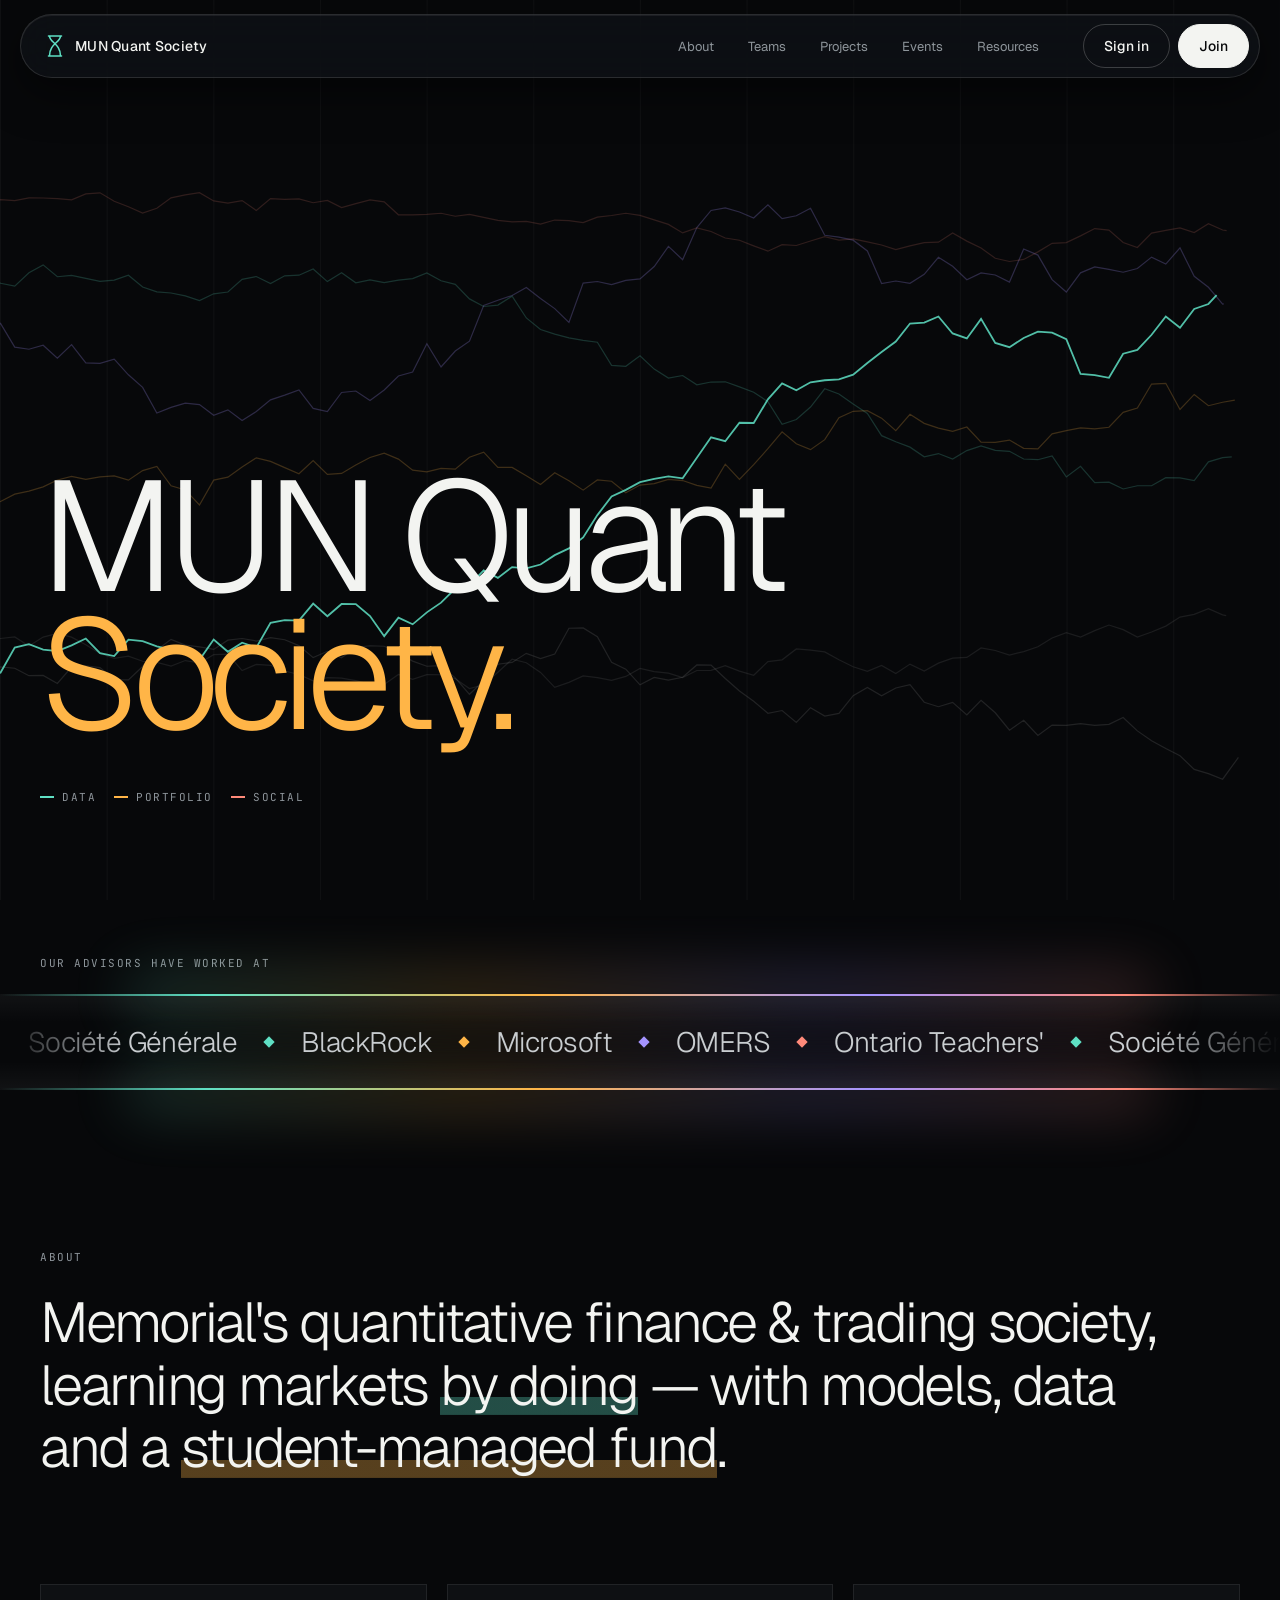
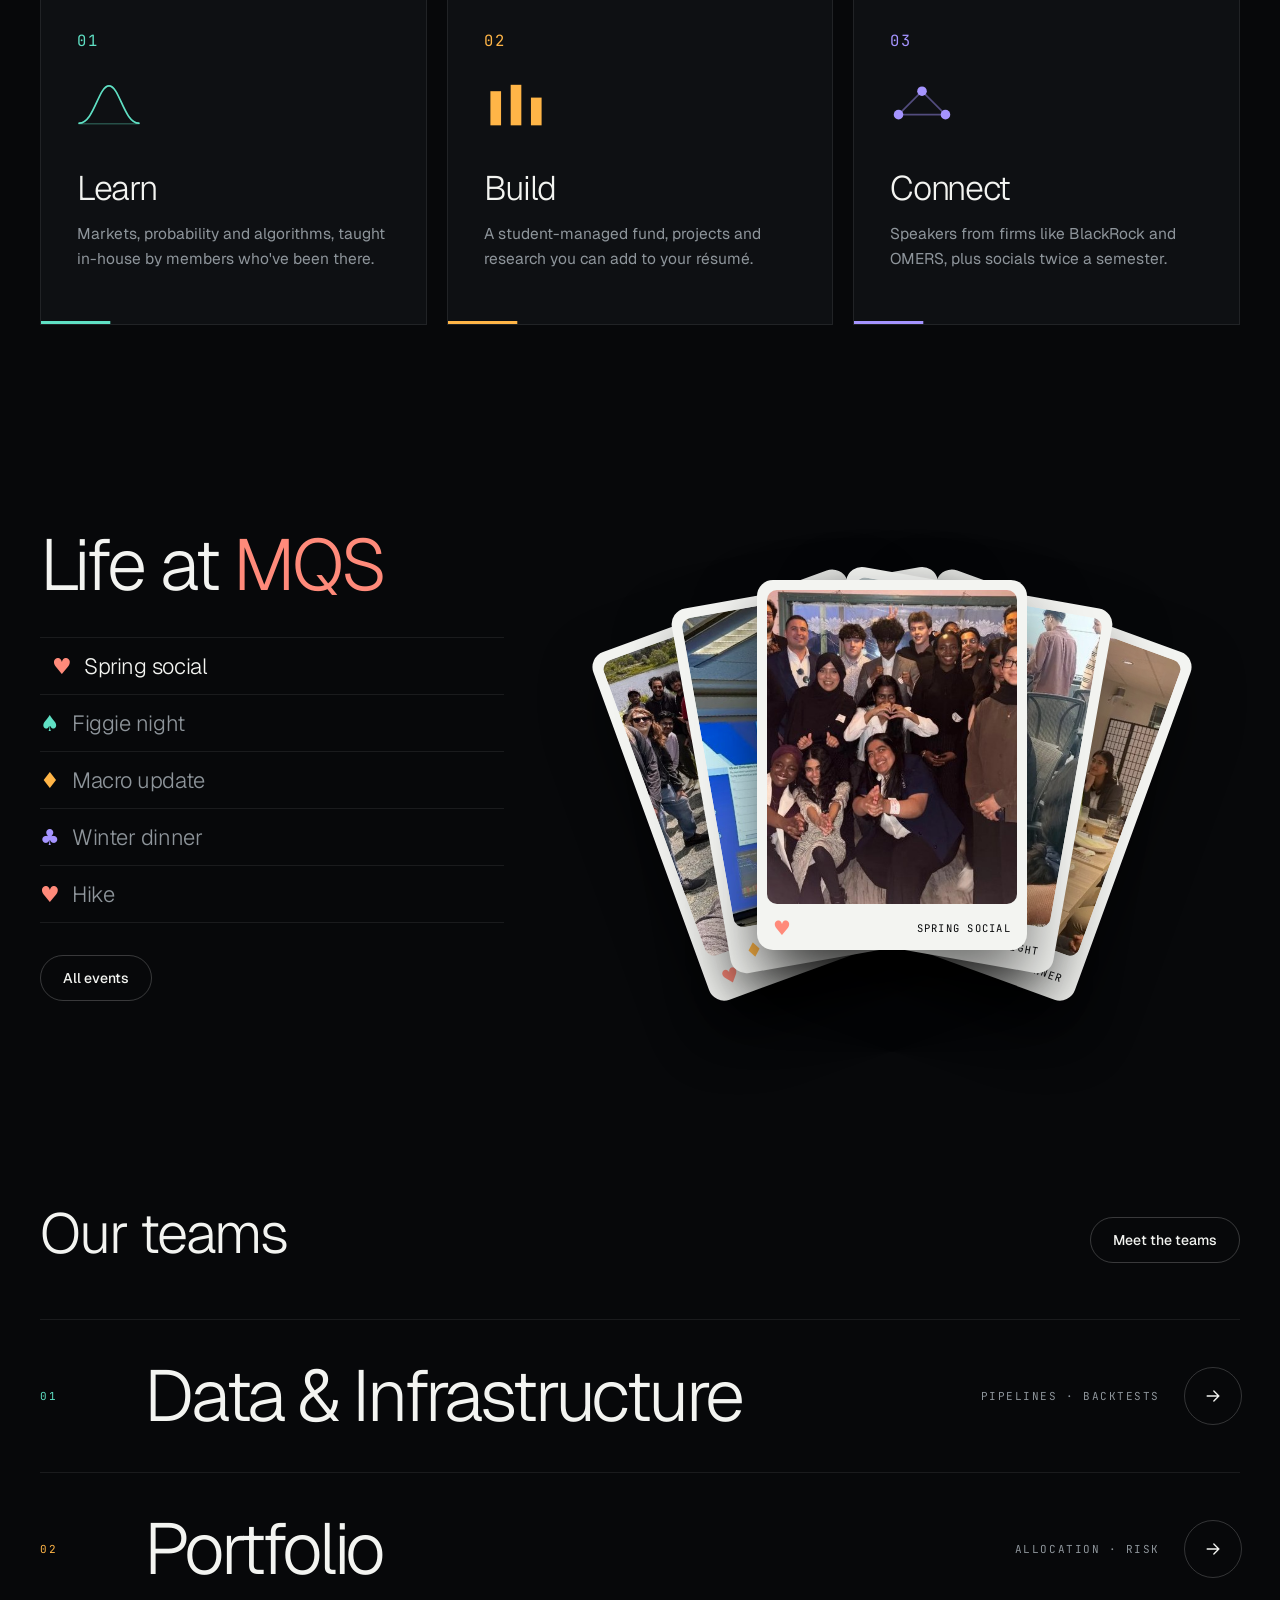
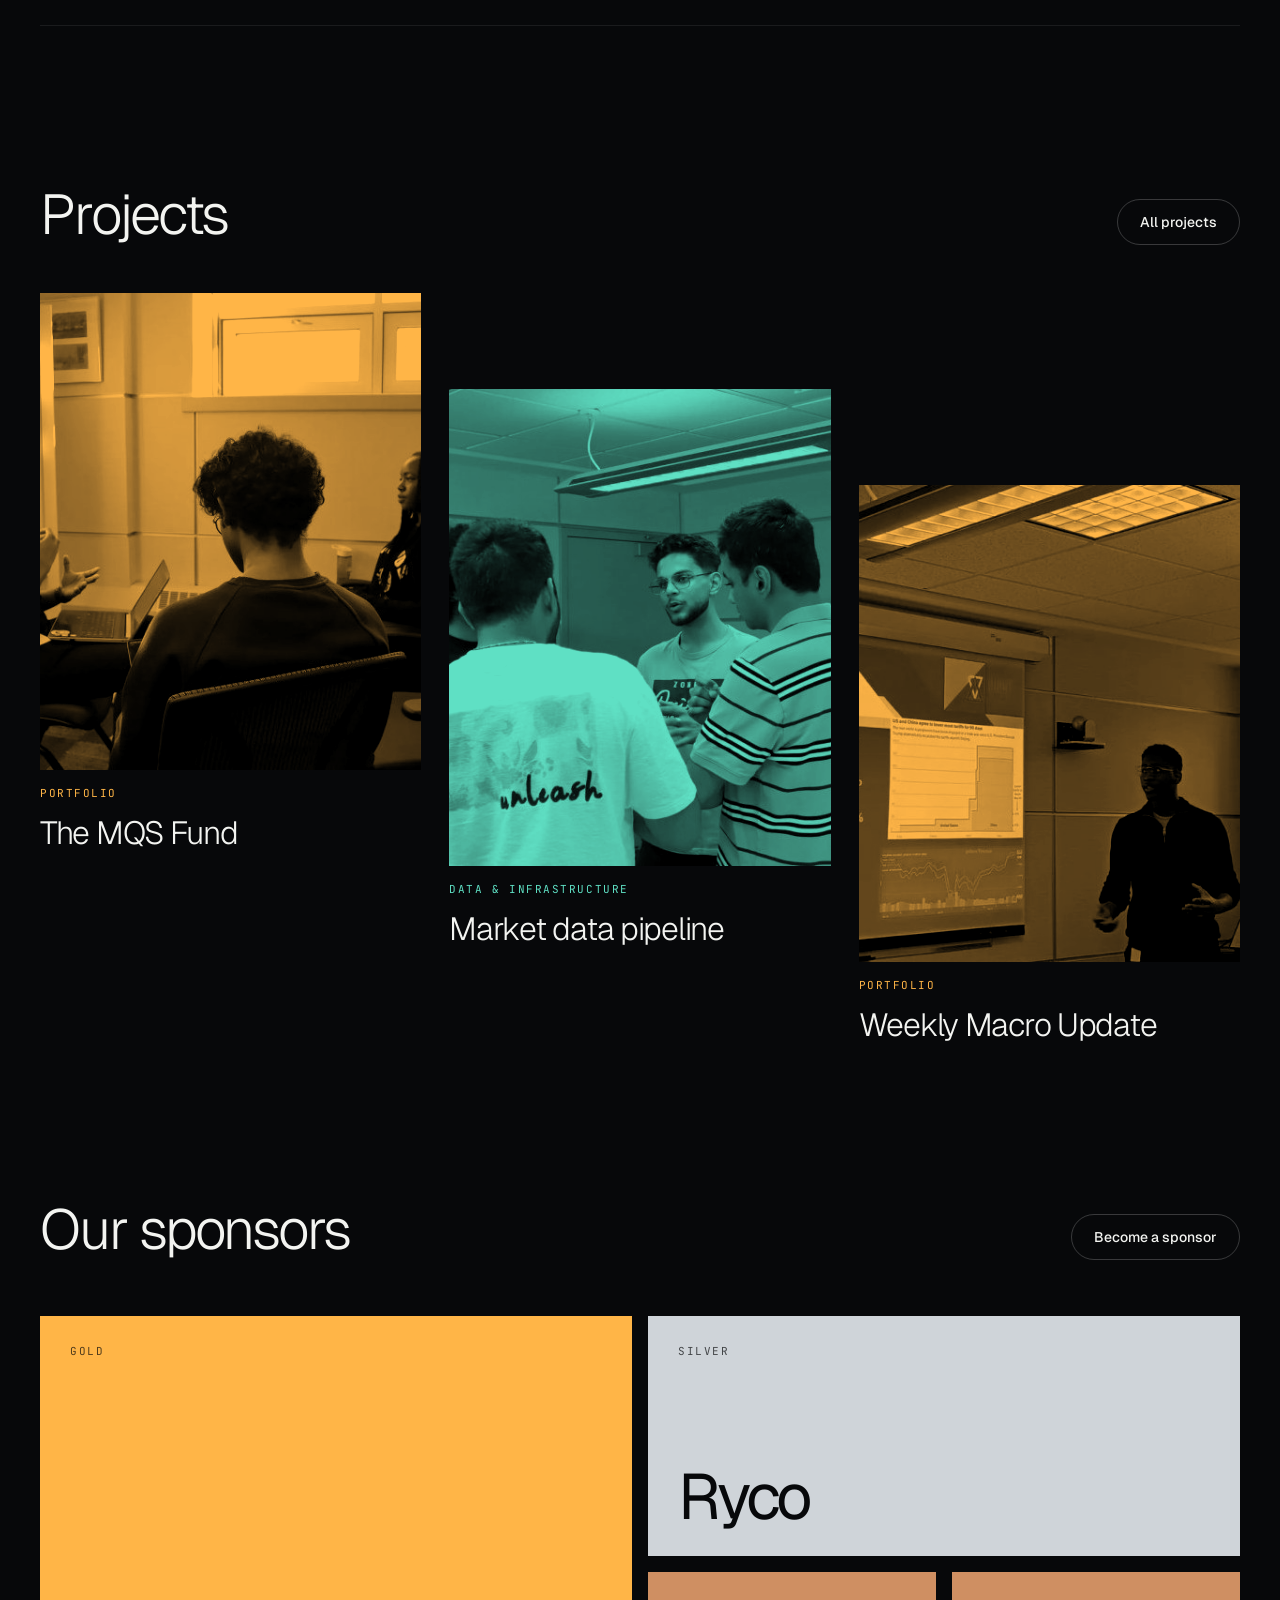
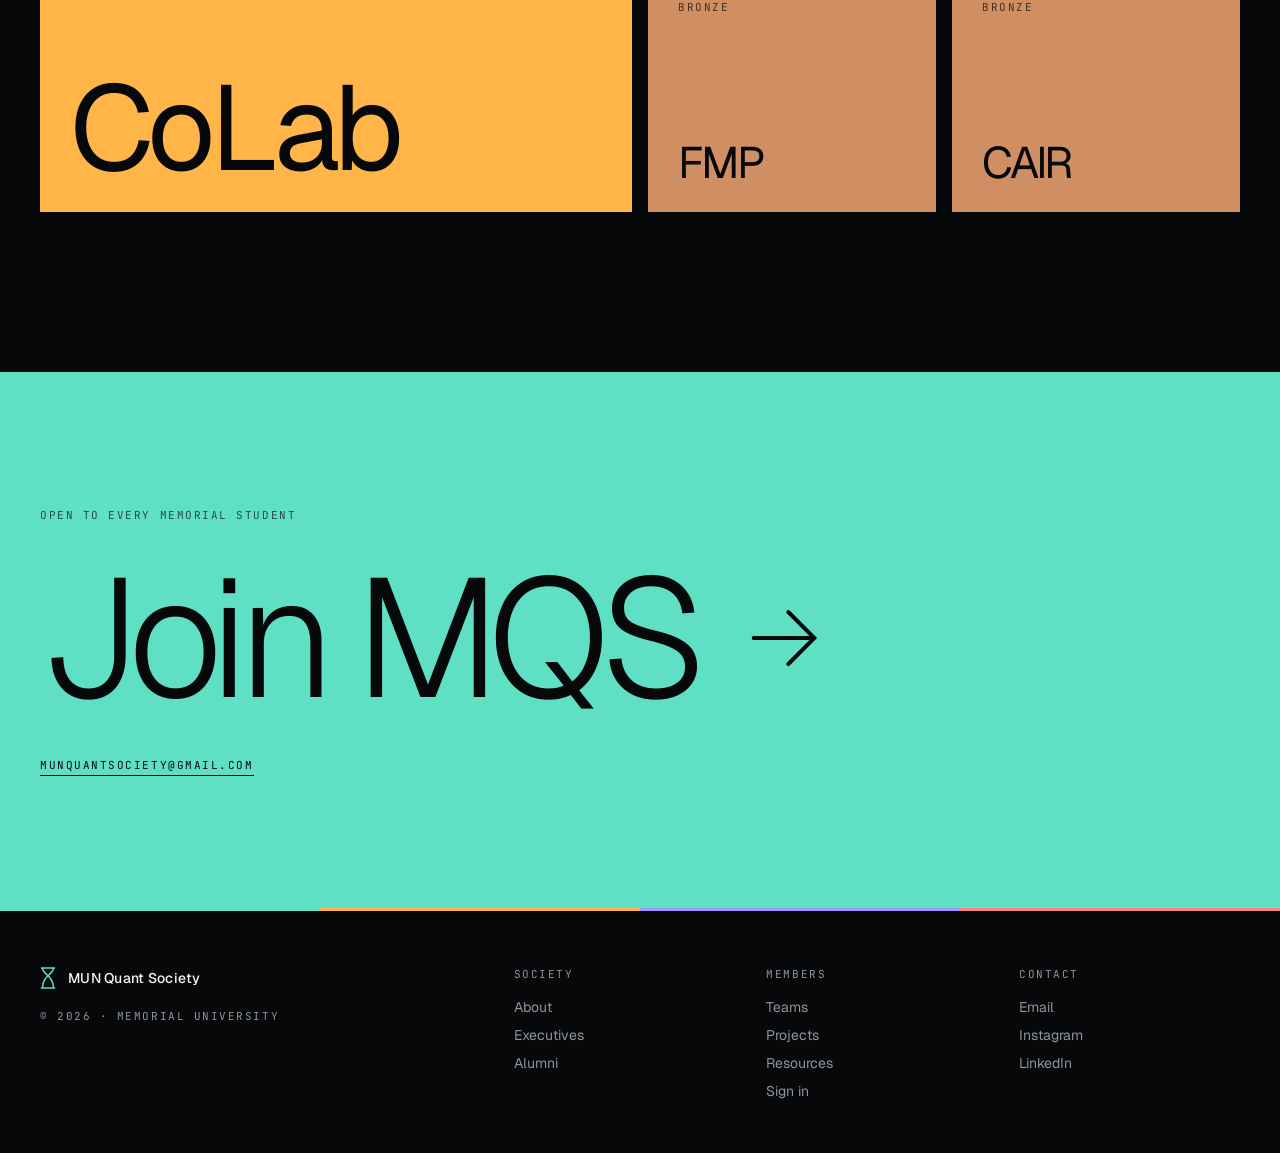
<file: index.html>
<!doctype html>
<html lang="en">
<head>
<meta charset="utf-8">
<meta name="viewport" content="width=device-width, initial-scale=1">
<title>MUN Quant Society</title>
<meta name="description" content="Memorial University's quantitative finance &amp; trading society: learn markets by doing, with models, data and a student-managed fund.">
<meta name="theme-color" content="#07080a">
<meta property="og:type" content="website">
<meta property="og:title" content="MUN Quant Society">
<meta property="og:description" content="Memorial University's quantitative finance &amp; trading society: learn markets by doing, with models, data and a student-managed fund.">
<link rel="icon" href="favicon.svg" type="image/svg+xml">
<link rel="preconnect" href="https://fonts.googleapis.com">
<link rel="preconnect" href="https://fonts.gstatic.com" crossorigin>
<link rel="stylesheet" href="https://fonts.googleapis.com/css2?family=Geist:wght@300;400;500;600&amp;family=JetBrains+Mono:wght@400;500&amp;display=swap">
<link rel="stylesheet" href="assets/css/base.css">
<link rel="stylesheet" href="assets/css/home.css">
</head>
<body class="page-home">
<a class="skip" href="#main">Skip to content</a>
<header class="nav"><div class="wrap navin">
<a href="index.html" class="brand" aria-label="MUN Quant Society, home"><svg width="16" height="22" viewBox="0 0 16 22" fill="none" stroke="#5fe0c4" stroke-width="1.6" stroke-linecap="round" aria-hidden="true"><path d="M1.5 1h13M1.5 21h13M2.5 1c0 6.5 11 7.5 11 20M13.5 1c0 6.5-11 7.5-11 20"></path></svg><span>MUN Quant Society</span></a>
<nav class="links" aria-label="Main"><a href="about.html">About</a><a href="teams.html">Teams</a><a href="projects.html">Projects</a><a href="events.html">Events</a><a href="resources.html">Resources</a></nav>
<div class="navcta"><a class="btn" href="signin.html">Sign in</a><a class="btn btn-w" href="#join">Join</a></div>
</div></header>
<main id="main">

<section class="hero">
<div class="cols" aria-hidden="true"></div>
<svg class="walks" viewBox="0 0 1440 760" preserveAspectRatio="xMidYMid slice" aria-hidden="true">
<path class="w w1" pathLength="1" d="M0 240.0 L12 236.7 L24 245.4 L36 248.1 L48 237.8 L60 249.3 L72 255.1 L84 260.0 L96 253.9 L108 247.9 L120 238.4 L132 236.0 L144 237.9 L156 244.6 L168 233.0 L180 239.2 L192 241.6 L204 230.3 L216 223.7 L228 233.7 L240 232.6 L252 235.1 L264 237.6 L276 236.6 L288 232.4 L300 242.4 L312 246.5 L324 247.4 L336 249.8 L348 253.8 L360 248.1 L372 246.6 L384 235.9 L396 233.5 L408 239.5 L420 232.9 L432 232.4 L444 227.2 L456 237.8 L468 230.4 L480 238.8 L492 236.3 L504 238.7 L516 236.5 L528 235.3 L540 230.5 L552 237.1 L564 240.1 L576 252.4 L588 258.8 L600 257.6 L612 250.1 L624 268.5 L636 278.2 L648 282.2 L660 285.3 L672 287.4 L684 289.0 L696 308.5 L708 309.3 L720 300.5 L732 311.7 L744 319.2 L756 317.1 L768 324.9 L780 322.6 L792 322.4 L804 326.7 L816 331.2 L828 339.2 L840 358.3 L852 354.2 L864 343.7 L876 328.3 L888 332.7 L900 341.2 L912 349.1 L924 367.9 L936 373.0 L948 377.6 L960 385.7 L972 383.0 L984 387.6 L996 380.5 L1008 376.5 L1020 380.3 L1032 381.1 L1044 387.6 L1056 388.2 L1068 385.0 L1080 402.7 L1092 393.8 L1104 407.6 L1116 407.2 L1128 412.9 L1140 410.2 L1152 410.2 L1164 403.4 L1176 403.6 L1188 405.8 L1200 390.0 L1212 386.4 L1224 385.4 L1236 387.7 L1248 391.8 L1260 380.2 L1272 403.0 L1284 403.9 L1296 402.2 L1308 412.9 L1320 418.0 L1332 421.7 L1344 420.2 L1356 433.7 L1368 426.2 L1380 431.5 L1392 432.6 L1404 427.5 L1416 423.9 L1428 417.8 L1440 408.3" style="stroke: #5fe0c4; opacity: .2"></path>
<path class="w w2" pathLength="1" d="M0 380.0 L12 394.3 L24 388.9 L36 396.3 L48 396.0 L60 404.2 L72 410.4 L84 408.9 L96 426.9 L108 430.5 L120 436.6 L132 427.3 L144 429.4 L156 423.2 L168 427.7 L180 423.5 L192 417.3 L204 414.7 L216 411.1 L228 405.3 L240 402.3 L252 404.8 L264 402.7 L276 401.9 L288 405.5 L300 397.4 L312 393.9 L324 410.2 L336 413.7 L348 426.4 L360 405.4 L372 402.9 L384 394.3 L396 386.6 L408 389.6 L420 394.9 L432 400.0 L444 389.0 L456 400.6 L468 399.8 L480 392.7 L492 386.3 L504 382.7 L516 387.7 L528 397.0 L540 398.4 L552 395.6 L564 396.2 L576 386.1 L588 381.8 L600 394.6 L612 394.7 L624 401.7 L636 409.2 L648 399.2 L660 406.0 L672 413.9 L684 405.3 L696 406.4 L708 416.1 L720 409.6 L732 408.4 L744 404.8 L756 405.8 L768 409.9 L780 412.1 L792 392.0 L804 404.9 L816 392.4 L828 378.9 L840 364.7 L852 374.7 L864 379.7 L876 371.3 L888 352.8 L900 347.3 L912 346.8 L924 353.1 L936 363.6 L948 349.8 L960 357.5 L972 361.5 L984 364.2 L996 360.6 L1008 373.4 L1020 373.5 L1032 371.6 L1044 378.6 L1056 379.1 L1068 366.4 L1080 363.6 L1092 361.4 L1104 362.2 L1116 360.8 L1128 348.2 L1140 344.5 L1152 324.3 L1164 323.7 L1176 345.8 L1188 333.1 L1200 342.6 L1212 339.7 L1224 337.6 L1236 347.5 L1248 333.1 L1260 316.5 L1272 312.6 L1284 304.4 L1296 307.0 L1308 328.8 L1320 329.4 L1332 339.0 L1344 337.5 L1356 341.5 L1368 342.0 L1380 332.4 L1392 331.8 L1404 339.4 L1416 342.5 L1428 328.1 L1440 332.4" style="stroke: #ffb547; opacity: .22"></path>
<path class="w w3" pathLength="1" d="M0 520.0 L12 514.7 L24 514.0 L36 518.2 L48 513.7 L60 518.8 L72 516.4 L84 507.0 L96 517.4 L108 517.1 L120 531.6 L132 534.0 L144 523.6 L156 537.8 L168 543.3 L180 539.2 L192 537.9 L204 545.6 L216 538.0 L228 534.8 L240 538.0 L252 544.4 L264 551.9 L276 556.0 L288 554.1 L300 558.4 L312 559.3 L324 562.5 L336 557.8 L348 559.8 L360 552.8 L372 552.3 L384 566.3 L396 561.0 L408 561.8 L420 566.6 L432 569.6 L444 574.9 L456 572.3 L468 572.7 L480 574.8 L492 577.9 L504 578.0 L516 569.5 L528 573.6 L540 569.7 L552 569.8 L564 573.2 L576 581.5 L588 578.3 L600 567.7 L612 556.7 L624 559.6 L636 567.8 L648 580.4 L660 576.2 L672 570.8 L684 572.2 L696 574.6 L708 571.2 L720 564.5 L732 567.2 L744 568.4 L756 572.2 L768 566.2 L780 566.1 L792 562.1 L804 566.7 L816 570.2 L828 558.7 L840 557.2 L852 548.0 L864 549.0 L876 550.5 L888 557.2 L900 563.0 L912 566.9 L924 561.9 L936 568.8 L948 560.8 L960 566.6 L972 560.0 L984 555.7 L996 555.2 L1008 547.2 L1020 549.3 L1032 553.2 L1044 550.2 L1056 546.1 L1068 538.7 L1080 534.2 L1092 538.0 L1104 532.5 L1116 527.8 L1128 531.7 L1140 537.9 L1152 533.7 L1164 528.7 L1176 521.1 L1188 518.8 L1200 514.0 L1212 519.2 L1224 522.0 L1236 521.0 L1248 519.1 L1260 521.4 L1272 513.3 L1284 519.9 L1296 519.4 L1308 523.0 L1320 528.3 L1332 524.7 L1344 526.1 L1356 531.7 L1368 526.9 L1380 530.6 L1392 531.6 L1404 538.8 L1416 542.3 L1428 554.3 L1440 542.3" style="stroke: #ffffff; opacity: .08"></path>
<path class="w w4" pathLength="1" d="M0 300.0 L12 303.0 L24 304.9 L36 307.9 L48 300.3 L60 294.2 L72 304.8 L84 302.5 L96 287.5 L108 285.6 L120 279.1 L132 278.9 L144 273.9 L156 275.1 L168 281.8 L180 273.1 L192 293.1 L204 294.9 L216 291.5 L228 302.4 L240 291.0 L252 306.4 L264 306.9 L276 303.3 L288 316.5 L300 327.1 L312 348.8 L324 344.0 L336 340.4 L348 341.7 L360 350.7 L372 346.1 L384 355.1 L396 347.5 L408 337.7 L420 333.7 L432 329.3 L444 344.9 L456 347.5 L468 331.4 L480 330.2 L492 338.2 L504 329.3 L516 317.5 L528 314.2 L540 290.2 L552 309.9 L564 296.4 L576 288.1 L588 258.0 L600 253.5 L612 249.5 L624 242.7 L636 252.0 L648 260.6 L660 272.2 L672 239.1 L684 237.7 L696 240.3 L708 236.7 L720 235.5 L732 225.1 L744 208.1 L756 219.3 L768 192.2 L780 177.7 L792 175.5 L804 179.0 L816 184.1 L828 172.9 L840 184.6 L852 182.2 L864 175.9 L876 198.7 L888 200.2 L900 202.8 L912 211.9 L924 239.4 L936 237.3 L948 239.2 L960 231.7 L972 217.3 L984 224.9 L996 236.2 L1008 230.4 L1020 232.2 L1032 238.2 L1044 210.3 L1056 215.4 L1068 236.1 L1080 246.6 L1092 230.4 L1104 225.4 L1116 227.5 L1128 229.9 L1140 226.7 L1152 217.1 L1164 223.0 L1176 209.3 L1188 233.3 L1200 242.6 L1212 256.8 L1224 254.2 L1236 246.2 L1248 243.4 L1260 264.6 L1272 268.5 L1284 286.3 L1296 288.6 L1308 289.1 L1320 298.9 L1332 261.1 L1344 261.3 L1356 253.1 L1368 241.8 L1380 245.8 L1392 241.8 L1404 252.9 L1416 254.5 L1428 256.2 L1440 258.7" style="stroke: #a594ff; opacity: .24"></path>
<path class="w w5" pathLength="1" d="M0 600.0 L12 600.6 L24 601.1 L36 605.2 L48 601.0 L60 584.3 L72 589.0 L84 584.8 L96 576.9 L108 576.4 L120 578.4 L132 581.4 L144 569.6 L156 569.8 L168 566.9 L180 563.2 L192 564.3 L204 570.6 L216 570.4 L228 577.1 L240 563.4 L252 562.2 L264 563.8 L276 573.8 L288 574.2 L300 562.8 L312 548.8 L324 539.9 L336 544.8 L348 546.2 L360 548.4 L372 540.6 L384 539.2 L396 541.3 L408 538.5 L420 540.2 L432 545.2 L444 555.3 L456 550.0 L468 555.4 L480 546.7 L492 545.3 L504 545.7 L516 551.4 L528 558.3 L540 562.6 L552 562.1 L564 572.4 L576 586.3 L588 575.0 L600 560.9 L612 559.4 L624 551.7 L636 556.2 L648 552.3 L660 530.5 L672 530.2 L684 537.7 L696 559.3 L708 565.1 L720 578.3 L732 572.1 L744 574.3 L756 571.9 L768 561.5 L780 561.6 L792 572.9 L804 583.5 L816 592.1 L828 602.3 L840 600.0 L852 610.1 L864 597.6 L876 604.7 L888 602.4 L900 587.4 L912 580.5 L924 587.6 L936 581.0 L948 578.2 L960 593.0 L972 596.8 L984 593.1 L996 603.8 L1008 591.4 L1020 601.9 L1032 616.6 L1044 608.2 L1056 621.0 L1068 612.3 L1080 612.6 L1092 611.0 L1104 612.5 L1116 611.7 L1128 605.9 L1140 617.2 L1152 625.6 L1164 632.1 L1176 638.2 L1188 649.7 L1200 653.3 L1212 658.0 L1224 641.4 L1236 624.2 L1248 635.2 L1260 645.6 L1272 628.4 L1284 636.0 L1296 628.9 L1308 628.8 L1320 628.7 L1332 628.8 L1344 618.9 L1356 606.1 L1368 614.9 L1380 626.2 L1392 617.9 L1404 619.3 L1416 615.3 L1428 628.3 L1440 628.3" style="stroke: #ffffff; opacity: .1"></path>
<path class="w w6" pathLength="1" d="M0 180.0 L12 179.1 L24 175.1 L36 175.5 L48 177.9 L60 171.8 L72 181.6 L84 180.7 L96 183.4 L108 181.5 L120 183.2 L132 188.9 L144 184.1 L156 177.0 L168 173.5 L180 168.6 L192 169.4 L204 167.1 L216 167.2 L228 167.7 L240 168.7 L252 163.7 L264 162.8 L276 169.9 L288 174.6 L300 179.9 L312 175.9 L324 167.1 L336 164.5 L348 162.7 L360 169.7 L372 171.5 L384 169.4 L396 177.8 L408 167.7 L420 168.4 L432 167.9 L444 171.2 L456 169.2 L468 175.3 L480 172.0 L492 168.8 L504 170.5 L516 181.4 L528 181.4 L540 181.0 L552 180.1 L564 182.6 L576 181.1 L588 183.6 L600 186.1 L612 187.4 L624 187.0 L636 189.3 L648 185.8 L660 186.3 L672 188.0 L684 183.4 L696 182.0 L708 180.1 L720 181.9 L732 185.7 L744 189.5 L756 196.7 L768 192.5 L780 195.5 L792 201.0 L804 202.9 L816 207.6 L828 212.1 L840 206.6 L852 207.3 L864 203.5 L876 199.8 L888 202.8 L900 201.8 L912 204.2 L924 206.9 L936 210.7 L948 207.6 L960 204.9 L972 204.5 L984 196.8 L996 203.6 L1008 209.4 L1020 218.1 L1032 220.8 L1044 219.1 L1056 212.7 L1068 205.5 L1080 204.9 L1092 199.2 L1104 193.0 L1116 194.3 L1128 204.8 L1140 209.0 L1152 196.9 L1164 194.6 L1176 192.5 L1188 196.4 L1200 188.9 L1212 194.2 L1224 195.9 L1236 193.9 L1248 192.8 L1260 197.5 L1272 200.2 L1284 201.6 L1296 207.7 L1308 215.3 L1320 217.7 L1332 215.4 L1344 214.5 L1356 226.2 L1368 219.8 L1380 225.5 L1392 229.8 L1404 230.4 L1416 229.5 L1428 229.8 L1440 230.8" style="stroke: #ff8a7a; opacity: .16"></path>
<path class="w hot" pathLength="1" d="M0 560.0 L12 567.4 L24 564.4 L36 571.3 L48 577.0 L60 582.9 L72 575.9 L84 571.1 L96 576.1 L108 569.4 L120 571.6 L132 572.4 L144 587.5 L156 589.5 L168 570.7 L180 568.0 L192 546.8 L204 544.0 L216 548.6 L228 549.8 L240 545.0 L252 539.2 L264 551.5 L276 554.0 L288 540.2 L300 541.4 L312 545.8 L324 548.6 L336 552.4 L348 557.2 L360 540.1 L372 550.4 L384 542.7 L396 546.9 L408 526.0 L420 523.6 L432 524.1 L444 509.7 L456 520.4 L468 510.0 L480 510.1 L492 520.2 L504 537.2 L516 521.6 L528 527.2 L540 517.1 L552 508.9 L564 497.1 L576 494.1 L588 481.7 L600 488.0 L612 478.9 L624 480.0 L636 476.7 L648 468.8 L660 463.1 L672 453.8 L684 435.0 L696 419.2 L708 413.7 L720 407.1 L732 404.4 L744 402.2 L756 403.9 L768 386.6 L780 369.3 L792 372.6 L804 357.0 L816 357.2 L828 337.2 L840 323.7 L852 329.6 L864 322.8 L876 321.1 L888 320.3 L900 316.4 L912 306.5 L924 297.3 L936 288.4 L948 273.2 L960 272.4 L972 267.3 L984 281.6 L996 285.8 L1008 269.3 L1020 289.6 L1032 293.2 L1044 285.4 L1056 280.0 L1068 280.9 L1080 286.4 L1092 315.8 L1104 316.7 L1116 319.0 L1128 298.7 L1140 295.5 L1152 282.7 L1164 267.3 L1176 276.7 L1188 260.9 L1200 256.7 L1212 243.8 L1224 243.9 L1236 240.6 L1248 238.1 L1260 212.3 L1272 213.8 L1284 210.6 L1296 215.7 L1308 207.1 L1320 214.7 L1332 217.5 L1344 207.4 L1356 189.7 L1368 188.3 L1380 189.3 L1392 183.7 L1404 184.8 L1416 187.5 L1428 183.7 L1440 166.5" style="stroke: #5fe0c4; opacity: .85; stroke-width: 1.8"></path>
<path class="comet" pathLength="1" d="M0 560.0 L12 567.4 L24 564.4 L36 571.3 L48 577.0 L60 582.9 L72 575.9 L84 571.1 L96 576.1 L108 569.4 L120 571.6 L132 572.4 L144 587.5 L156 589.5 L168 570.7 L180 568.0 L192 546.8 L204 544.0 L216 548.6 L228 549.8 L240 545.0 L252 539.2 L264 551.5 L276 554.0 L288 540.2 L300 541.4 L312 545.8 L324 548.6 L336 552.4 L348 557.2 L360 540.1 L372 550.4 L384 542.7 L396 546.9 L408 526.0 L420 523.6 L432 524.1 L444 509.7 L456 520.4 L468 510.0 L480 510.1 L492 520.2 L504 537.2 L516 521.6 L528 527.2 L540 517.1 L552 508.9 L564 497.1 L576 494.1 L588 481.7 L600 488.0 L612 478.9 L624 480.0 L636 476.7 L648 468.8 L660 463.1 L672 453.8 L684 435.0 L696 419.2 L708 413.7 L720 407.1 L732 404.4 L744 402.2 L756 403.9 L768 386.6 L780 369.3 L792 372.6 L804 357.0 L816 357.2 L828 337.2 L840 323.7 L852 329.6 L864 322.8 L876 321.1 L888 320.3 L900 316.4 L912 306.5 L924 297.3 L936 288.4 L948 273.2 L960 272.4 L972 267.3 L984 281.6 L996 285.8 L1008 269.3 L1020 289.6 L1032 293.2 L1044 285.4 L1056 280.0 L1068 280.9 L1080 286.4 L1092 315.8 L1104 316.7 L1116 319.0 L1128 298.7 L1140 295.5 L1152 282.7 L1164 267.3 L1176 276.7 L1188 260.9 L1200 256.7 L1212 243.8 L1224 243.9 L1236 240.6 L1248 238.1 L1260 212.3 L1272 213.8 L1284 210.6 L1296 215.7 L1308 207.1 L1320 214.7 L1332 217.5 L1344 207.4 L1356 189.7 L1368 188.3 L1380 189.3 L1392 183.7 L1404 184.8 L1416 187.5 L1428 183.7 L1440 166.5"></path>
</svg>
<div class="wrap herotext">
<h1 class="in d1">MUN Quant<br><span>Society.</span></h1>
<div class="herofoot in d2">
<div class="legend mono" aria-hidden="true"><span><i style="background: #5fe0c4"></i>Data</span><span><i style="background: #ffb547"></i>Portfolio</span><span><i style="background: #ff8a7a"></i>Social</span></div>
</div>
</div>
</section>

<!-- ADVISORS: the companies in the slider. Each name is a <span> followed by a diamond <i>. The whole run appears twice so the slider loops without a gap: edit both copies. -->
<section class="advs" aria-label="Our advisors have worked at Société Générale, BlackRock, Microsoft, OMERS, Ontario Teachers'">
<div class="wrap"><p class="mono">Our advisors have worked at</p></div>
<div class="advm"><div class="advg t" aria-hidden="true"></div><div class="advg b" aria-hidden="true"></div><div class="advt"><div class="advin" aria-hidden="true"><span>Société Générale</span><i class="c-teal"></i><span>BlackRock</span><i class="c-amber"></i><span>Microsoft</span><i class="c-violet"></i><span>OMERS</span><i class="c-coral"></i><span>Ontario Teachers'</span><i class="c-teal"></i><span>Société Générale</span><i class="c-teal"></i><span>BlackRock</span><i class="c-amber"></i><span>Microsoft</span><i class="c-violet"></i><span>OMERS</span><i class="c-coral"></i><span>Ontario Teachers'</span><i class="c-teal"></i></div></div></div>
</section>

<section class="wrap sec">
<p class="mono rv">About</p>
<p class="statement rv">Memorial's quantitative finance &amp; trading society, learning markets <em class="mk t">by doing</em> — with models, data and a <em class="mk a">student-managed fund</em>.</p>
<div class="pillars">
<div class="pc c-teal rv">
<p class="mono num">01</p>
<svg class="gl" viewBox="0 0 60 40" aria-hidden="true"><path class="ln bell" pathLength="1" d="M2 38 C16 38 20 3 30 3 S44 38 58 38"></path><path class="ln" d="M2 38.5H58" style="opacity: .3"></path></svg>
<h3>Learn</h3><p>Markets, probability and algorithms, taught in-house by members who've been there.</p>
</div>
<div class="pc c-amber rv2">
<p class="mono num">02</p>
<svg class="gl" viewBox="0 0 60 40" aria-hidden="true"><rect class="bar" x="6" y="8" width="10" height="32"></rect><rect class="bar" x="25" y="2" width="10" height="38"></rect><rect class="bar" x="44" y="14" width="10" height="26"></rect></svg>
<h3>Build</h3><p>A student-managed fund, projects and research you can add to your résumé.</p>
</div>
<div class="pc c-violet rv3">
<p class="mono num">03</p>
<svg class="gl" viewBox="0 0 60 40" aria-hidden="true"><path class="ln" d="M8 30L30 8L52 30Z" style="opacity: .45"></path><circle class="node" cx="8" cy="30" r="4.5"></circle><circle class="node" cx="30" cy="8" r="4.5"></circle><circle class="node" cx="52" cy="30" r="4.5"></circle></svg>
<h3>Connect</h3><p>Speakers from firms like BlackRock and OMERS, plus socials twice a semester.</p>
</div>
</div>
</section>

<!-- LIFE AT MQS: five photos. To change one, replace the file in assets/img/ or change its src. Clicking a card (or its name) brings it to the front. -->
<section class="wrap fanwrap" style="padding-bottom: 160px">
<div class="rv">
<h2 style="font-size: 72px; line-height: 1">Life at <span style="color: #ff8a7a">MQS</span></h2>
<ul class="evl">
<li><button type="button" class="c-coral on"><i aria-hidden="true">♥</i>Spring social</button></li>
<li><button type="button" class="c-teal"><i aria-hidden="true">♠</i>Figgie night</button></li>
<li><button type="button" class="c-amber"><i aria-hidden="true">♦</i>Macro update</button></li>
<li><button type="button" class="c-violet"><i aria-hidden="true">♣</i>Winter dinner</button></li>
<li><button type="button" class="c-coral"><i aria-hidden="true">♥</i>Hike</button></li>
</ul>
<a class="btn" href="events.html" style="margin-top: 32px">All events</a>
</div>
<div class="fan rv2" role="group" aria-label="Photos from MQS events. Choose a card to bring it to the front.">
<button type="button" class="card k0 c-coral" aria-label="Bring Spring social to the front"><div class="im"><img src="assets/img/spring-social.jpg" alt="Members at the spring social" loading="lazy" decoding="async"></div><span class="suit" aria-hidden="true">♥</span><span class="cap">Spring social</span></button>
<button type="button" class="card k1 c-teal" aria-label="Bring Figgie night to the front"><div class="im"><img src="assets/img/figgie-night.jpg" alt="Members playing Figgie" loading="lazy" decoding="async"></div><span class="suit" aria-hidden="true">♠</span><span class="cap">Figgie night</span></button>
<button type="button" class="card k2 c-amber" aria-label="Bring Macro update to the front"><div class="im"><img src="assets/img/macro-update.jpg" alt="A member presenting the macro update" loading="lazy" decoding="async"></div><span class="suit" aria-hidden="true">♦</span><span class="cap">Macro update</span></button>
<button type="button" class="card k3 c-violet" aria-label="Bring Winter dinner to the front"><div class="im"><img src="assets/img/winter-dinner.jpg" alt="Members at the winter dinner" loading="lazy" decoding="async"></div><span class="suit" aria-hidden="true">♣</span><span class="cap">Winter dinner</span></button>
<button type="button" class="card k4 c-coral" aria-label="Bring Hike to the front"><div class="im"><img src="assets/img/hike.jpg" alt="Members on a hike" loading="lazy" decoding="async"></div><span class="suit" aria-hidden="true">♥</span><span class="cap">Hike</span></button>
</div>
</section>

<section class="wrap" style="padding-bottom: 160px">
<div class="rv" style="display: flex; justify-content: space-between; align-items: end; gap: 24px; flex-wrap: wrap; margin-bottom: 56px">
<h2 style="font-size: 56px; line-height: 1.05">Our teams</h2>
<a class="btn" href="teams.html">Meet the teams</a>
</div>
<a class="trow rv c-teal" href="teams.html#data">
<span class="mono num">01</span>
<span class="tname">Data &amp; Infrastructure</span>
<span class="mono tmeta">Pipelines · Backtests</span>
<span class="arr" aria-hidden="true"><svg width="20" height="20" viewBox="0 0 24 24" fill="none" stroke="currentColor" stroke-width="1.6" stroke-linecap="round" aria-hidden="true"><path d="M5 12h14M13 6l6 6-6 6"></path></svg></span>
</a>
<a class="trow rv c-amber" href="teams.html#portfolio">
<span class="mono num">02</span>
<span class="tname">Portfolio</span>
<span class="mono tmeta">Allocation · Risk</span>
<span class="arr" aria-hidden="true"><svg width="20" height="20" viewBox="0 0 24 24" fill="none" stroke="currentColor" stroke-width="1.6" stroke-linecap="round" aria-hidden="true"><path d="M5 12h14M13 6l6 6-6 6"></path></svg></span>
</a>
<div style="border-top: 1px solid rgba(255,255,255,.08)"></div>
</section>

<section class="wrap" style="padding-bottom: 160px">
<div class="rv" style="display: flex; justify-content: space-between; align-items: end; gap: 24px; flex-wrap: wrap; margin-bottom: 48px">
<h2 style="font-size: 56px; line-height: 1.05">Projects</h2>
<a class="btn" href="projects.html">All projects</a>
</div>
<div class="pgrid">
<a class="prc rv c-amber" href="project.html">
<div class="duo"><img src="assets/img/asset-allocation.jpg" alt="Portfolio team discussing the fund" loading="lazy" decoding="async"></div>
<p class="mono" style="color: var(--c)">Portfolio</p>
<h3>The MQS Fund</h3>
</a>
<a class="prc rv2 c-teal" href="projects.html">
<div class="duo"><img src="assets/img/projects-night.jpg" alt="Data team brainstorming" loading="lazy" decoding="async"></div>
<p class="mono" style="color: var(--c)">Data &amp; Infrastructure</p>
<h3>Market data pipeline</h3>
</a>
<a class="prc rv3 c-amber" href="projects.html">
<div class="duo"><img src="assets/img/macro-update.jpg" alt="A member presenting the weekly macro update" loading="lazy" decoding="async"></div>
<p class="mono" style="color: var(--c)">Portfolio</p>
<h3>Weekly Macro Update</h3>
</a>
</div>
</section>

<!-- SPONSORS: move a name between tiers by moving its block. Gold is the large tile, Silver the wide one, Bronze the small ones. -->
<section class="wrap" style="padding-bottom: 0">
<div class="rv" style="display: flex; justify-content: space-between; align-items: end; gap: 24px; flex-wrap: wrap">
<h2 style="font-size: 56px; line-height: 1.05">Our sponsors</h2>
<a class="btn" href="mailto:munquantsociety@gmail.com">Become a sponsor</a>
</div>
<div class="sgrid">
<div class="metal gold rv" style="grid-column: span 2; grid-row: span 2"><p class="mono">Gold</p><span class="nm" style="font-size: 120px">CoLab</span></div>
<div class="metal silver rv2" style="grid-column: span 2"><p class="mono">Silver</p><span class="nm" style="font-size: 64px">Ryco</span></div>
<div class="metal bronze rv3"><p class="mono">Bronze</p><span class="nm" style="font-size: 44px">FMP</span></div>
<div class="metal bronze rv3"><p class="mono">Bronze</p><span class="nm" style="font-size: 44px">CAIR</span></div>
</div>
</section>

<section id="join" class="band" style="margin-top: 160px">
<div class="wrap" style="padding-top: 136px; padding-bottom: 136px">
<p class="mono">Open to every Memorial student</p>
<a class="big" href="mailto:munquantsociety@gmail.com?subject=Joining%20MQS" data-todo="Replace with the join form link">Join MQS<svg width="104" height="104" viewBox="0 0 24 24" fill="none" stroke="currentColor" stroke-width=".9" stroke-linecap="round" aria-hidden="true"><path d="M5 12h14M13 6l6 6-6 6"></path></svg></a>
<p class="mono"><a href="mailto:munquantsociety@gmail.com" style="color: #07080a; border-bottom: 1px solid currentColor; padding-bottom: 3px">munquantsociety@gmail.com</a></p>
</div>
</section>
<div class="spec" aria-hidden="true"><i style="background: #5fe0c4"></i><i style="background: #ffb547"></i><i style="background: #a594ff"></i><i style="background: #ff8a7a"></i></div>
</main>
<footer class="wrap foot">
<div><a href="index.html" class="brand" style="padding: 0"><svg width="16" height="22" viewBox="0 0 16 22" fill="none" stroke="#5fe0c4" stroke-width="1.6" stroke-linecap="round" aria-hidden="true"><path d="M1.5 1h13M1.5 21h13M2.5 1c0 6.5 11 7.5 11 20M13.5 1c0 6.5-11 7.5-11 20"></path></svg><span style="color: #f3f4f1">MUN Quant Society</span></a><p class="mono" style="margin-top: 20px">© 2026 · Memorial University</p></div>
<div><p class="mono" style="margin-bottom: 12px">Society</p><a href="about.html">About</a><a href="about.html#executives">Executives</a><a href="about.html#alumni">Alumni</a></div>
<div><p class="mono" style="margin-bottom: 12px">Members</p><a href="teams.html">Teams</a><a href="projects.html">Projects</a><a href="resources.html">Resources</a><a href="signin.html">Sign in</a></div>
<div><p class="mono" style="margin-bottom: 12px">Contact</p><a href="mailto:munquantsociety@gmail.com">Email</a><a href="#" data-todo="Instagram link">Instagram</a><a href="#" data-todo="LinkedIn link">LinkedIn</a></div>
</footer>
<script src="assets/js/main.js" defer></script>
</body>
</html>
</file>
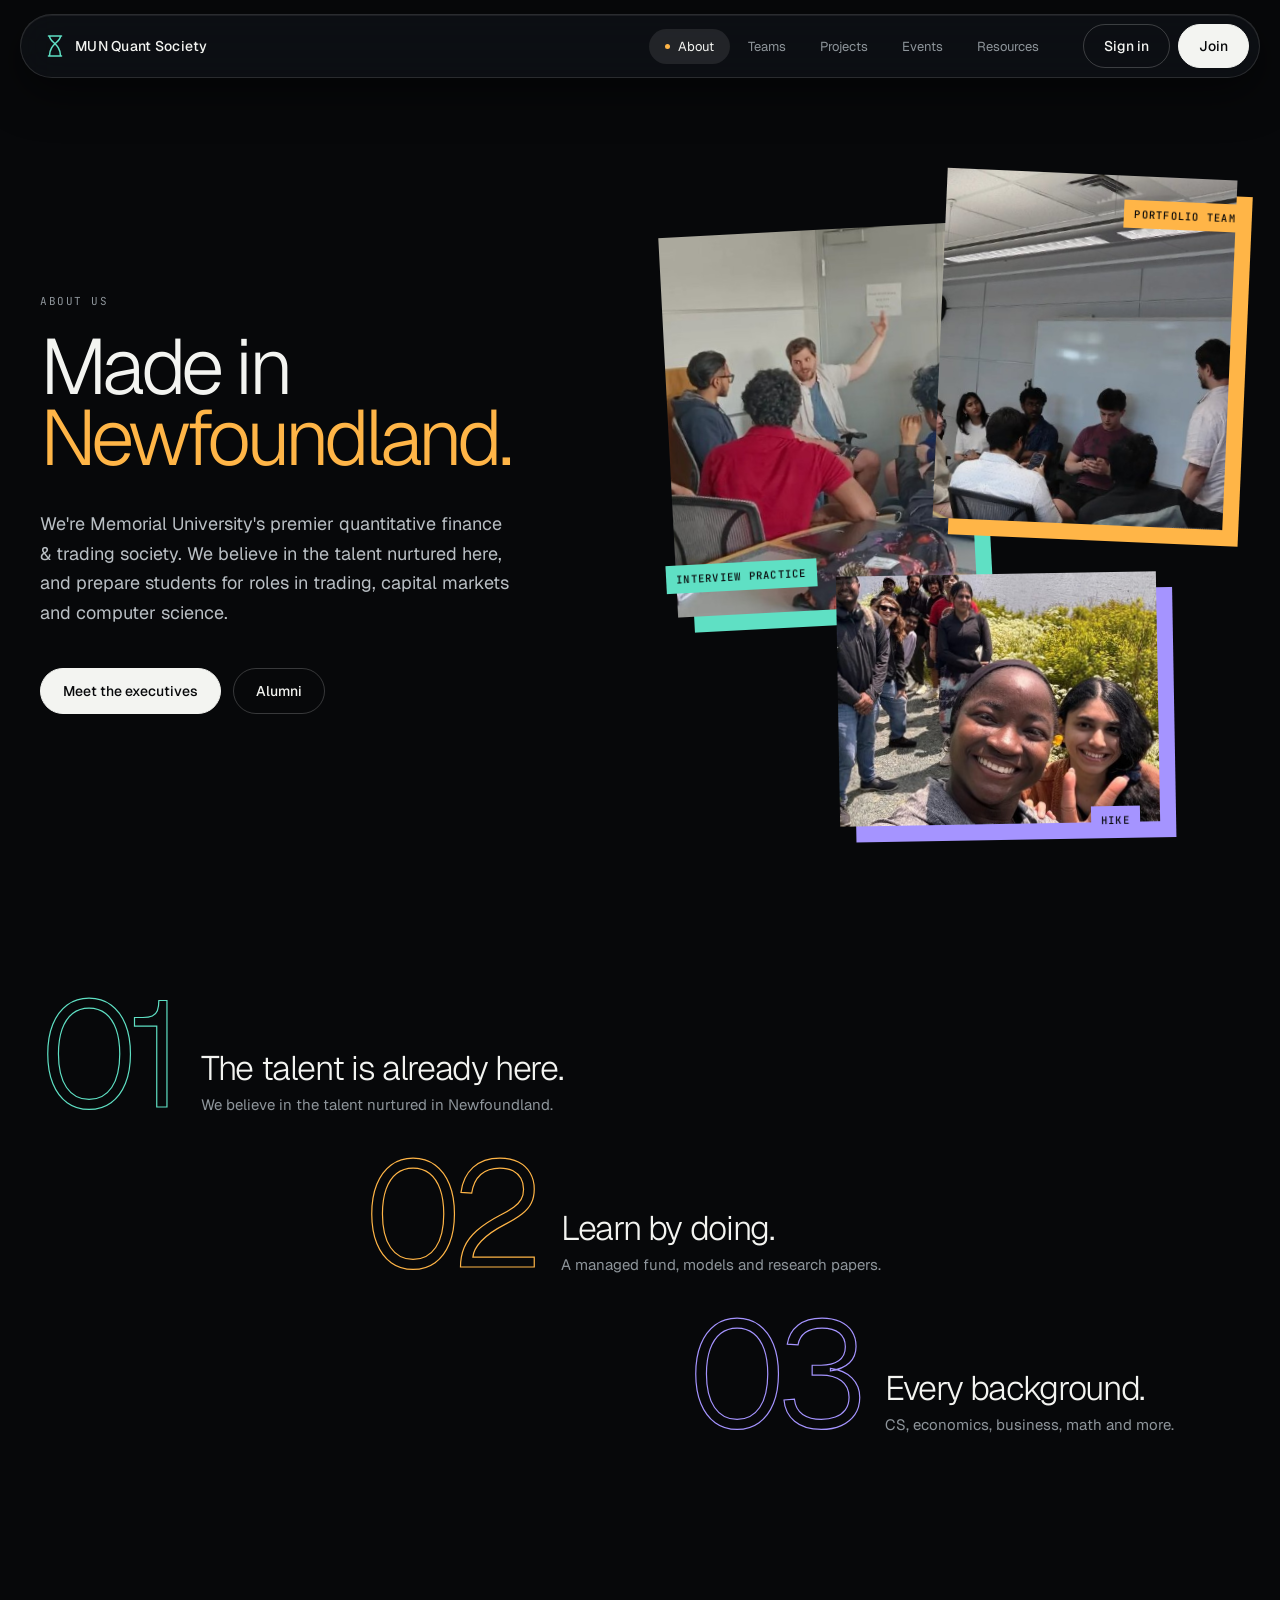
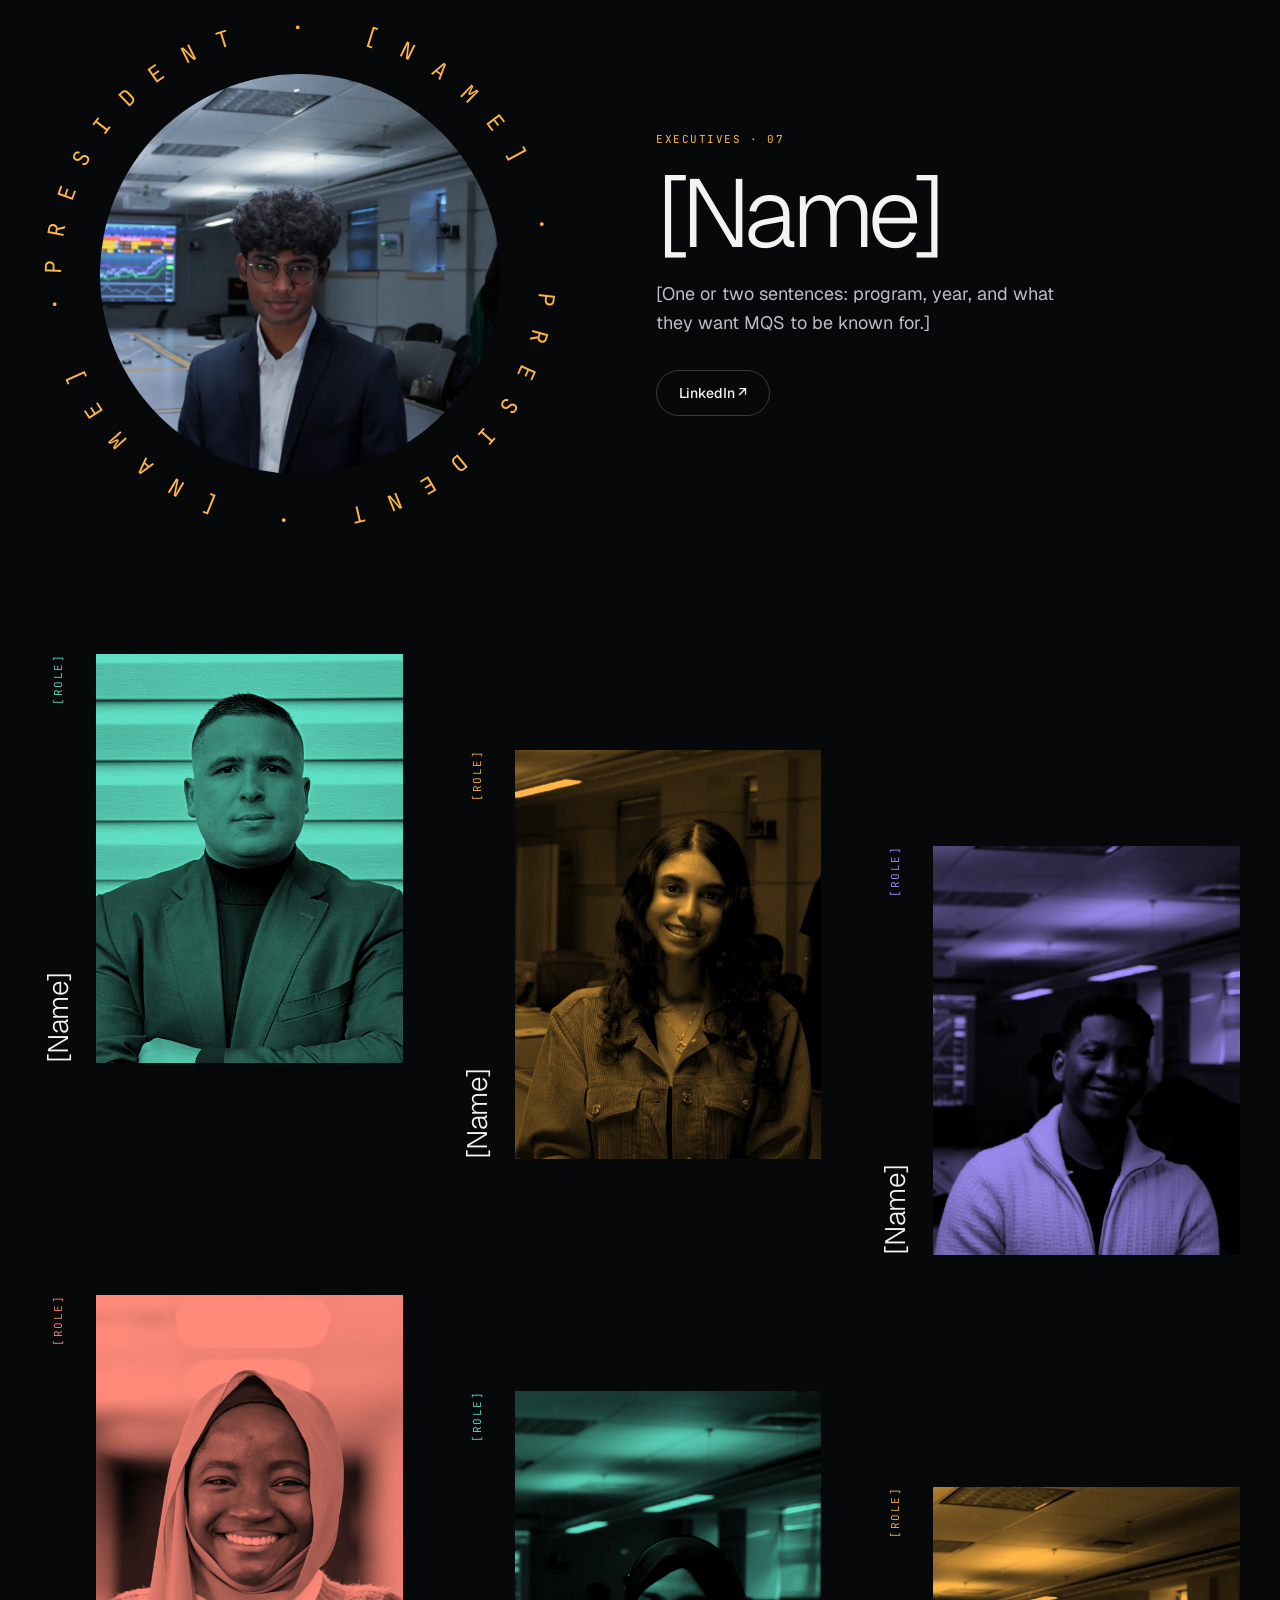
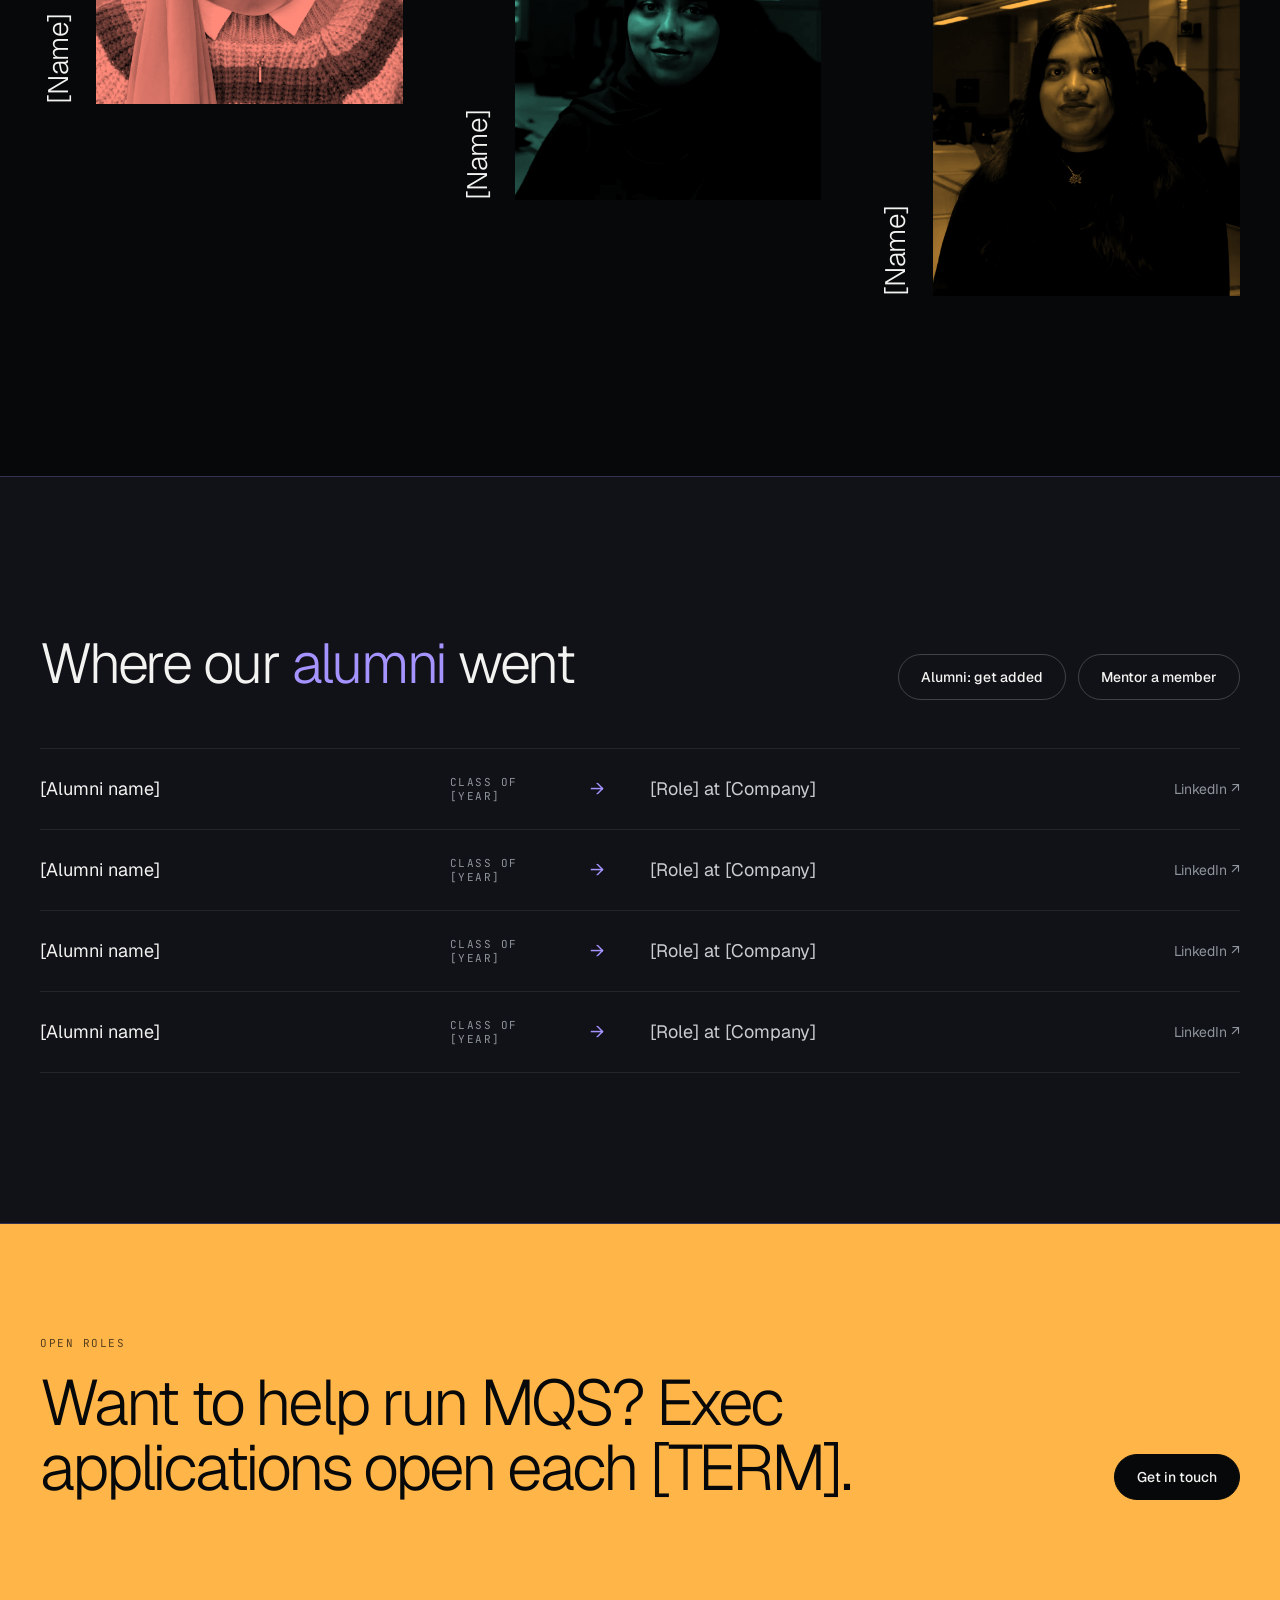
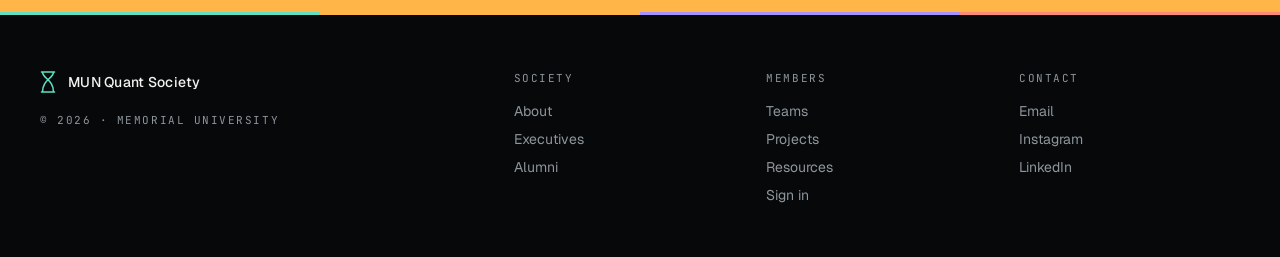
<file: about.html>
<!doctype html>
<html lang="en">
<head>
<meta charset="utf-8">
<meta name="viewport" content="width=device-width, initial-scale=1">
<title>About — MUN Quant Society</title>
<meta name="description" content="Meet the MUN Quant Society: our beliefs, our executives and where our alumni went.">
<meta name="theme-color" content="#07080a">
<meta property="og:type" content="website">
<meta property="og:title" content="About — MUN Quant Society">
<meta property="og:description" content="Meet the MUN Quant Society: our beliefs, our executives and where our alumni went.">
<link rel="icon" href="favicon.svg" type="image/svg+xml">
<link rel="preconnect" href="https://fonts.googleapis.com">
<link rel="preconnect" href="https://fonts.gstatic.com" crossorigin>
<link rel="stylesheet" href="https://fonts.googleapis.com/css2?family=Geist:wght@300;400;500;600&amp;family=JetBrains+Mono:wght@400;500&amp;display=swap">
<link rel="stylesheet" href="assets/css/base.css">
<link rel="stylesheet" href="assets/css/about.css">
</head>
<body class="page-about">
<a class="skip" href="#main">Skip to content</a>
<header class="nav"><div class="wrap navin">
<a href="index.html" class="brand" aria-label="MUN Quant Society, home"><svg width="16" height="22" viewBox="0 0 16 22" fill="none" stroke="#5fe0c4" stroke-width="1.6" stroke-linecap="round" aria-hidden="true"><path d="M1.5 1h13M1.5 21h13M2.5 1c0 6.5 11 7.5 11 20M13.5 1c0 6.5-11 7.5-11 20"></path></svg><span>MUN Quant Society</span></a>
<nav class="links" aria-label="Main"><a href="about.html" class="on" aria-current="page">About</a><a href="teams.html">Teams</a><a href="projects.html">Projects</a><a href="events.html">Events</a><a href="resources.html">Resources</a></nav>
<div class="navcta"><a class="btn" href="signin.html">Sign in</a><a class="btn btn-w" href="index.html#join">Join</a></div>
</div></header>
<main id="main">

<section class="wrap hero">
<div>
<p class="mono in">About us</p>
<h1 class="in d1">Made in<br><span>Newfoundland.</span></h1>
<p class="lead in d2">We're Memorial University's premier quantitative finance &amp; trading society. We believe in the talent nurtured here, and prepare students for roles in trading, capital markets and computer science.</p>
<div class="in d3" style="display: flex; gap: 12px; flex-wrap: wrap; margin-top: 40px"><a class="btn btn-w" href="#executives">Meet the executives</a><a class="btn" href="#alumni">Alumni</a></div>
</div>
<div class="collage" role="group" aria-label="Photos from MQS">
<div class="fr f1 c-teal"><div class="im"><img src="assets/img/interview-practice.jpg" alt="Members working through interview problems"></div><span class="tag" style="left: -10px; bottom: 24px">Interview practice</span></div>
<div class="fr f2 c-amber"><div class="im"><img src="assets/img/whiteboard.jpg" alt="A member explaining strategy at the whiteboard"></div><span class="tag" style="right: -10px; top: 24px">Portfolio team</span></div>
<div class="fr f3 c-violet"><div class="im"><img src="assets/img/hike.jpg" alt="Members on a society hike"></div><span class="tag" style="right: 20px; bottom: -12px">Hike</span></div>
</div>
</section>

<section class="wrap" style="padding-top: 40px; padding-bottom: 180px">
<div class="stair">
<div class="st c-teal rv"><span class="n">01</span><div><h3>The talent is already here.</h3><p>We believe in the talent nurtured in Newfoundland.</p></div></div>
<div class="st c-amber rv"><span class="n">02</span><div><h3>Learn by doing.</h3><p>A managed fund, models and research papers.</p></div></div>
<div class="st c-violet rv"><span class="n">03</span><div><h3>Every background.</h3><p>CS, economics, business, math and more.</p></div></div>
</div>
</section>

<section id="executives" class="wrap" style="padding-bottom: 180px">
<div class="pres">
<div class="ringwrap rv">
<div class="ph"><img src="assets/img/exec-1-president.jpg" alt="Portrait of [Name]"></div>
<svg viewBox="0 0 200 200" aria-hidden="true"><g class="spin"><path id="presRing" d="M100,100 m-92,0 a92,92 0 1,1 184,0 a92,92 0 1,1 -184,0" fill="none"></path><text><textPath href="#presRing" textLength="570" lengthAdjust="spacing">PRESIDENT · [NAME] · PRESIDENT · [NAME] · </textPath></text></g></svg>
</div>
<div class="rv2">
<p class="mono" style="color: #ffb547">Executives · 07</p>
<h2 style="font-size: 96px; line-height: .9; letter-spacing: -.06em; margin-top: 24px">[Name]</h2>
<p style="margin: 24px 0 0; color: #b9bfc4; font-size: 18px; line-height: 1.6; max-width: 420px">[One or two sentences: program, year, and what they want MQS to be known for.]</p>
<a class="btn" href="#" data-todo="LinkedIn link for the president" style="margin-top: 32px">LinkedIn ↗</a>
</div>
</div>
<!-- OTHER EXECUTIVES: one block each. Copy a block to add someone, delete a block to remove them. The layout staggers by itself. -->
<div class="exs">
<div class="ex rv c-teal">
<div class="side"><span>[Name]</span><span class="mono">[Role]</span></div>
<div class="duo"><img src="assets/img/exec-2.jpg" alt="Portrait of [Name]" loading="lazy" decoding="async"><a class="li" href="#" data-todo="LinkedIn link for [Name]" aria-label="[Name] on LinkedIn"><svg width="16" height="16" viewBox="0 0 24 24" fill="none" stroke="currentColor" stroke-width="1.8" stroke-linecap="round" aria-hidden="true"><path d="M7 17v-6M7 7.5v.01M11 17v-6M11 13.5a2.5 2.5 0 0 1 5 0V17"></path></svg></a></div>
</div>
<div class="ex rv2 c-amber">
<div class="side"><span>[Name]</span><span class="mono">[Role]</span></div>
<div class="duo"><img src="assets/img/exec-3.jpg" alt="Portrait of [Name]" loading="lazy" decoding="async"><a class="li" href="#" data-todo="LinkedIn link for [Name]" aria-label="[Name] on LinkedIn"><svg width="16" height="16" viewBox="0 0 24 24" fill="none" stroke="currentColor" stroke-width="1.8" stroke-linecap="round" aria-hidden="true"><path d="M7 17v-6M7 7.5v.01M11 17v-6M11 13.5a2.5 2.5 0 0 1 5 0V17"></path></svg></a></div>
</div>
<div class="ex rv3 c-violet">
<div class="side"><span>[Name]</span><span class="mono">[Role]</span></div>
<div class="duo"><img src="assets/img/exec-4.jpg" alt="Portrait of [Name]" loading="lazy" decoding="async"><a class="li" href="#" data-todo="LinkedIn link for [Name]" aria-label="[Name] on LinkedIn"><svg width="16" height="16" viewBox="0 0 24 24" fill="none" stroke="currentColor" stroke-width="1.8" stroke-linecap="round" aria-hidden="true"><path d="M7 17v-6M7 7.5v.01M11 17v-6M11 13.5a2.5 2.5 0 0 1 5 0V17"></path></svg></a></div>
</div>
<div class="ex rv c-coral">
<div class="side"><span>[Name]</span><span class="mono">[Role]</span></div>
<div class="duo"><img src="assets/img/exec-5.jpg" alt="Portrait of [Name]" loading="lazy" decoding="async"><a class="li" href="#" data-todo="LinkedIn link for [Name]" aria-label="[Name] on LinkedIn"><svg width="16" height="16" viewBox="0 0 24 24" fill="none" stroke="currentColor" stroke-width="1.8" stroke-linecap="round" aria-hidden="true"><path d="M7 17v-6M7 7.5v.01M11 17v-6M11 13.5a2.5 2.5 0 0 1 5 0V17"></path></svg></a></div>
</div>
<div class="ex rv2 c-teal">
<div class="side"><span>[Name]</span><span class="mono">[Role]</span></div>
<div class="duo"><img src="assets/img/exec-6.jpg" alt="Portrait of [Name]" loading="lazy" decoding="async"><a class="li" href="#" data-todo="LinkedIn link for [Name]" aria-label="[Name] on LinkedIn"><svg width="16" height="16" viewBox="0 0 24 24" fill="none" stroke="currentColor" stroke-width="1.8" stroke-linecap="round" aria-hidden="true"><path d="M7 17v-6M7 7.5v.01M11 17v-6M11 13.5a2.5 2.5 0 0 1 5 0V17"></path></svg></a></div>
</div>
<div class="ex rv3 c-amber">
<div class="side"><span>[Name]</span><span class="mono">[Role]</span></div>
<div class="duo"><img src="assets/img/exec-7.jpg" alt="Portrait of [Name]" loading="lazy" decoding="async"><a class="li" href="#" data-todo="LinkedIn link for [Name]" aria-label="[Name] on LinkedIn"><svg width="16" height="16" viewBox="0 0 24 24" fill="none" stroke="currentColor" stroke-width="1.8" stroke-linecap="round" aria-hidden="true"><path d="M7 17v-6M7 7.5v.01M11 17v-6M11 13.5a2.5 2.5 0 0 1 5 0V17"></path></svg></a></div>
</div>
</div>
</section>

<!-- ALUMNI: one row each. Copy a row to add someone, delete a row to remove them. Delete the whole section (and the "Alumni" links) to hide it. -->
<section id="alumni" class="alum">
<div class="wrap sec">
<div class="rv" style="display: flex; justify-content: space-between; align-items: end; gap: 24px; flex-wrap: wrap; margin-bottom: 48px">
<h2 style="font-size: 56px">Where our <span style="color: #a594ff">alumni</span> went</h2>
<div style="display: flex; gap: 12px; flex-wrap: wrap"><a class="btn" href="mailto:munquantsociety@gmail.com">Alumni: get added</a><a class="btn" href="mailto:munquantsociety@gmail.com">Mentor a member</a></div>
</div>
<div class="arow rv"><span>[Alumni name]</span><span class="mono yr">Class of [YEAR]</span><span class="to" style="color: #a594ff" aria-hidden="true">→</span><span style="color: #c9cdd0">[Role] at [Company]</span><a href="#" data-todo="LinkedIn link for [Alumni name]">LinkedIn ↗</a></div>
<div class="arow rv"><span>[Alumni name]</span><span class="mono yr">Class of [YEAR]</span><span class="to" style="color: #a594ff" aria-hidden="true">→</span><span style="color: #c9cdd0">[Role] at [Company]</span><a href="#" data-todo="LinkedIn link for [Alumni name]">LinkedIn ↗</a></div>
<div class="arow rv"><span>[Alumni name]</span><span class="mono yr">Class of [YEAR]</span><span class="to" style="color: #a594ff" aria-hidden="true">→</span><span style="color: #c9cdd0">[Role] at [Company]</span><a href="#" data-todo="LinkedIn link for [Alumni name]">LinkedIn ↗</a></div>
<div class="arow rv"><span>[Alumni name]</span><span class="mono yr">Class of [YEAR]</span><span class="to" style="color: #a594ff" aria-hidden="true">→</span><span style="color: #c9cdd0">[Role] at [Company]</span><a href="#" data-todo="LinkedIn link for [Alumni name]">LinkedIn ↗</a></div>
<div style="border-top: 1px solid rgba(255,255,255,.08)"></div>
</div>
</section>

<section class="band">
<div class="wrap" style="padding-top: 112px; padding-bottom: 112px; display: flex; justify-content: space-between; align-items: end; gap: 40px; flex-wrap: wrap">
<div><p class="mono">Open roles</p><p style="margin: 20px 0 0; font-size: 64px; font-weight: 300; letter-spacing: -.05em; line-height: 1.02; max-width: 820px">Want to help run MQS? Exec applications open each [TERM].</p></div>
<a class="btn btn-k" href="mailto:munquantsociety@gmail.com">Get in touch</a>
</div>
</section>
<div class="spec" aria-hidden="true"><i style="background: #5fe0c4"></i><i style="background: #ffb547"></i><i style="background: #a594ff"></i><i style="background: #ff8a7a"></i></div>
</main>
<footer class="wrap foot">
<div><a href="index.html" class="brand" style="padding: 0"><svg width="16" height="22" viewBox="0 0 16 22" fill="none" stroke="#5fe0c4" stroke-width="1.6" stroke-linecap="round" aria-hidden="true"><path d="M1.5 1h13M1.5 21h13M2.5 1c0 6.5 11 7.5 11 20M13.5 1c0 6.5-11 7.5-11 20"></path></svg><span style="color: #f3f4f1">MUN Quant Society</span></a><p class="mono" style="margin-top: 20px">© 2026 · Memorial University</p></div>
<div><p class="mono" style="margin-bottom: 12px">Society</p><a href="about.html">About</a><a href="about.html#executives">Executives</a><a href="about.html#alumni">Alumni</a></div>
<div><p class="mono" style="margin-bottom: 12px">Members</p><a href="teams.html">Teams</a><a href="projects.html">Projects</a><a href="resources.html">Resources</a><a href="signin.html">Sign in</a></div>
<div><p class="mono" style="margin-bottom: 12px">Contact</p><a href="mailto:munquantsociety@gmail.com">Email</a><a href="#" data-todo="Instagram link">Instagram</a><a href="#" data-todo="LinkedIn link">LinkedIn</a></div>
</footer>
<script src="assets/js/main.js" defer></script>
</body>
</html>
</file>
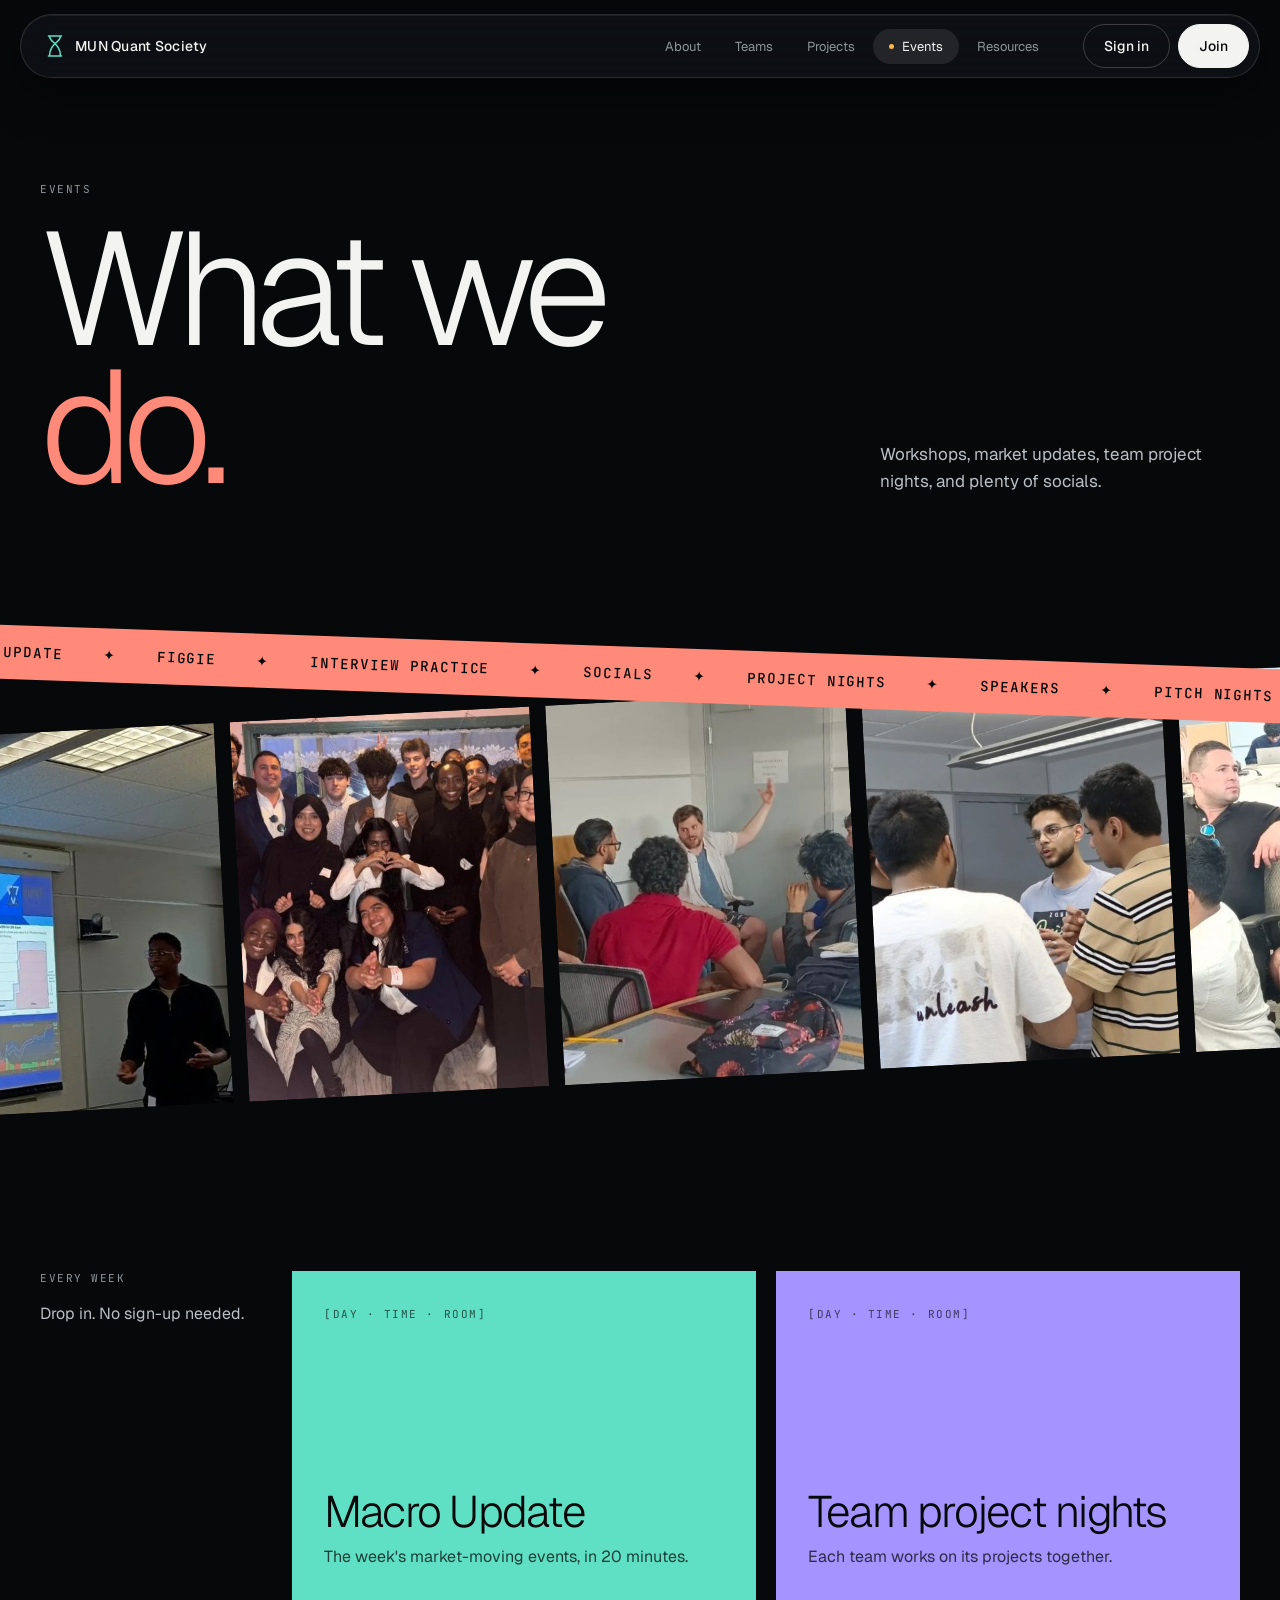
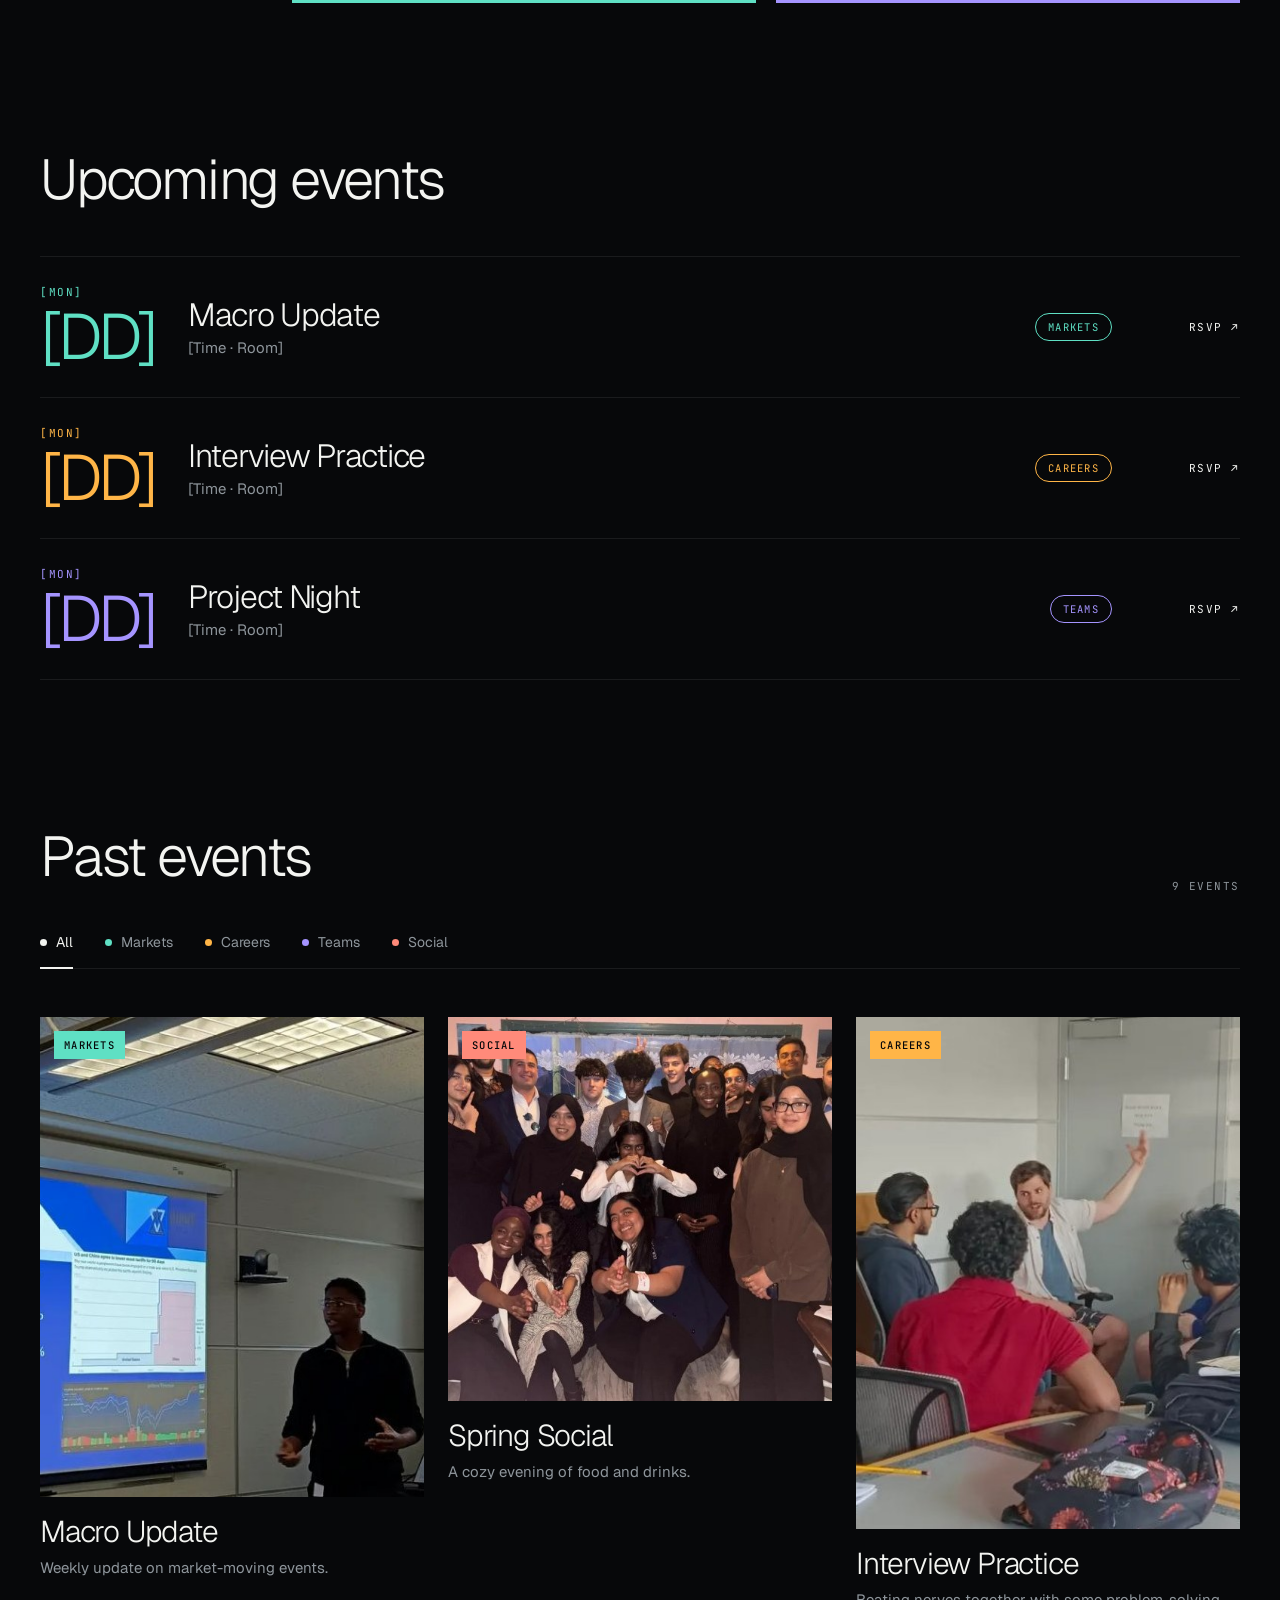
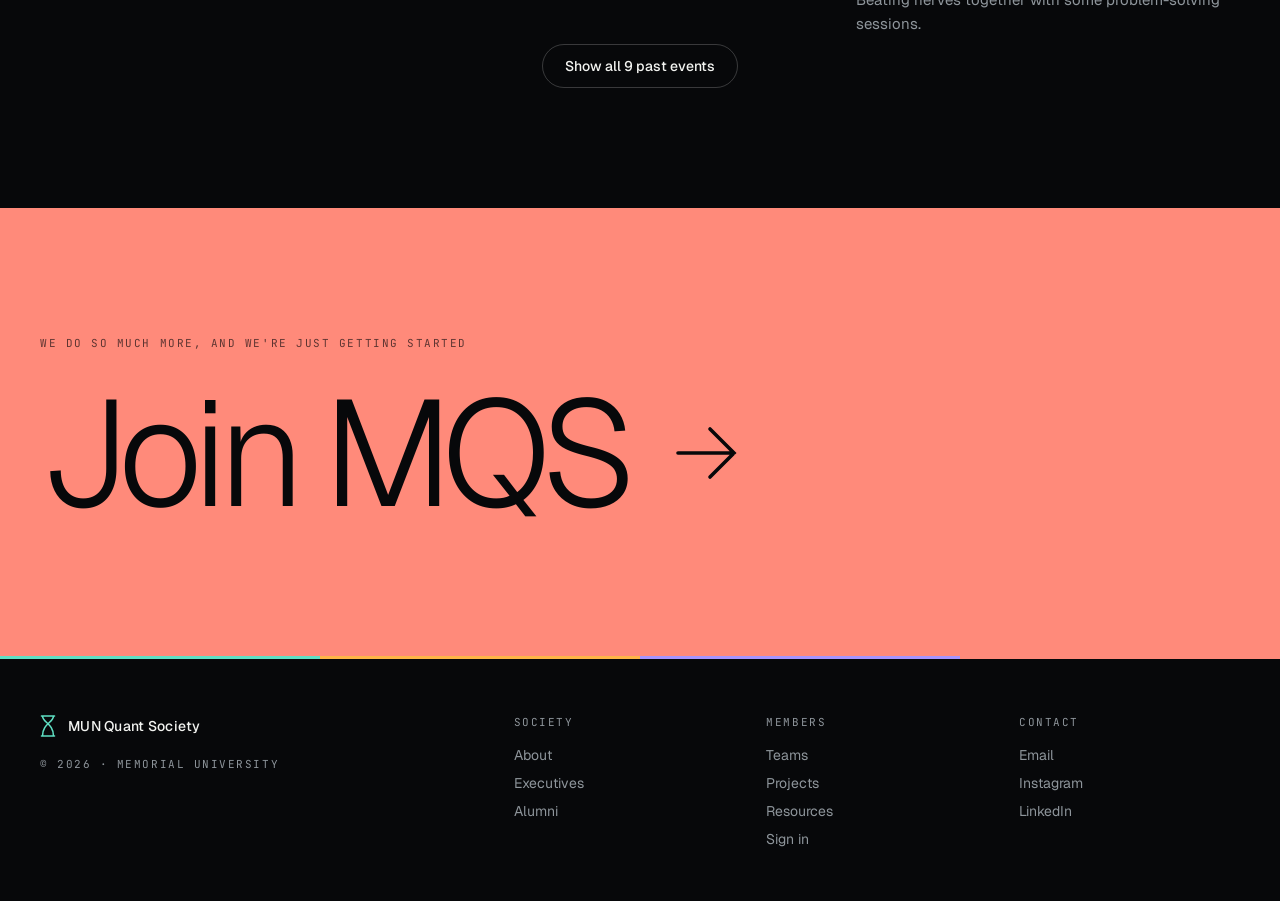
<file: events.html>
<!doctype html>
<html lang="en">
<head>
<meta charset="utf-8">
<meta name="viewport" content="width=device-width, initial-scale=1">
<title>Events — MUN Quant Society</title>
<meta name="description" content="Workshops, market updates, team project nights and socials at the MUN Quant Society.">
<meta name="theme-color" content="#07080a">
<meta property="og:type" content="website">
<meta property="og:title" content="Events — MUN Quant Society">
<meta property="og:description" content="Workshops, market updates, team project nights and socials at the MUN Quant Society.">
<link rel="icon" href="favicon.svg" type="image/svg+xml">
<link rel="preconnect" href="https://fonts.googleapis.com">
<link rel="preconnect" href="https://fonts.gstatic.com" crossorigin>
<link rel="stylesheet" href="https://fonts.googleapis.com/css2?family=Geist:wght@300;400;500;600&amp;family=JetBrains+Mono:wght@400;500&amp;display=swap">
<link rel="stylesheet" href="assets/css/base.css">
<link rel="stylesheet" href="assets/css/events.css">
</head>
<body class="page-events">
<a class="skip" href="#main">Skip to content</a>
<header class="nav"><div class="wrap navin">
<a href="index.html" class="brand" aria-label="MUN Quant Society, home"><svg width="16" height="22" viewBox="0 0 16 22" fill="none" stroke="#5fe0c4" stroke-width="1.6" stroke-linecap="round" aria-hidden="true"><path d="M1.5 1h13M1.5 21h13M2.5 1c0 6.5 11 7.5 11 20M13.5 1c0 6.5-11 7.5-11 20"></path></svg><span>MUN Quant Society</span></a>
<nav class="links" aria-label="Main"><a href="about.html">About</a><a href="teams.html">Teams</a><a href="projects.html">Projects</a><a href="events.html" class="on" aria-current="page">Events</a><a href="resources.html">Resources</a></nav>
<div class="navcta"><a class="btn" href="signin.html">Sign in</a><a class="btn btn-w" href="index.html#join">Join</a></div>
</div></header>
<main id="main">

<section class="wrap head">
<div><p class="mono in">Events</p><h1 class="in d1" style="margin-top: 24px">What we<br><span>do.</span></h1></div>
<p class="plead in d2">Workshops, market updates, team project nights, and plenty of socials.</p>
</section>

<section class="tilt" aria-label="Photos from MQS events">
<div class="ribbon" aria-hidden="true"><div class="ribin"><span>Macro Update</span><span>✦</span><span>Figgie</span><span>✦</span><span>Interview Practice</span><span>✦</span><span>Socials</span><span>✦</span><span>Project Nights</span><span>✦</span><span>Speakers</span><span>✦</span><span>Pitch Nights</span><span>✦</span><span>Dinners</span><span>✦</span><span>Macro Update</span><span>✦</span><span>Figgie</span><span>✦</span><span>Interview Practice</span><span>✦</span><span>Socials</span><span>✦</span><span>Project Nights</span><span>✦</span><span>Speakers</span><span>✦</span><span>Pitch Nights</span><span>✦</span><span>Dinners</span><span>✦</span></div></div>
<div class="film"><div class="filmin"><div class="shot"><img src="assets/img/macro-update.jpg" alt="A member presenting the macro update" loading="lazy" decoding="async"></div><div class="shot"><img src="assets/img/spring-social.jpg" alt="Members at the spring social" loading="lazy" decoding="async"></div><div class="shot"><img src="assets/img/interview-practice.jpg" alt="Members working through interview problems" loading="lazy" decoding="async"></div><div class="shot"><img src="assets/img/projects-night.jpg" alt="Members brainstorming a project" loading="lazy" decoding="async"></div><div class="shot"><img src="assets/img/figgie-night.jpg" alt="Members playing Figgie" loading="lazy" decoding="async"></div><div class="shot"><img src="assets/img/winter-dinner.jpg" alt="Members at the winter dinner" loading="lazy" decoding="async"></div><div class="shot"><img src="assets/img/asset-allocation.jpg" alt="Portfolio team members in discussion" loading="lazy" decoding="async"></div><div class="shot"><img src="assets/img/hike.jpg" alt="Members on a hike" loading="lazy" decoding="async"></div><div class="shot"><img src="assets/img/whiteboard.jpg" alt="A member at the whiteboard" loading="lazy" decoding="async"></div><div class="shot"><img src="assets/img/macro-update.jpg" alt="A member presenting the macro update" loading="lazy" decoding="async"></div><div class="shot"><img src="assets/img/spring-social.jpg" alt="Members at the spring social" loading="lazy" decoding="async"></div><div class="shot"><img src="assets/img/interview-practice.jpg" alt="Members working through interview problems" loading="lazy" decoding="async"></div><div class="shot"><img src="assets/img/projects-night.jpg" alt="Members brainstorming a project" loading="lazy" decoding="async"></div><div class="shot"><img src="assets/img/figgie-night.jpg" alt="Members playing Figgie" loading="lazy" decoding="async"></div><div class="shot"><img src="assets/img/winter-dinner.jpg" alt="Members at the winter dinner" loading="lazy" decoding="async"></div><div class="shot"><img src="assets/img/asset-allocation.jpg" alt="Portfolio team members in discussion" loading="lazy" decoding="async"></div><div class="shot"><img src="assets/img/hike.jpg" alt="Members on a hike" loading="lazy" decoding="async"></div><div class="shot"><img src="assets/img/whiteboard.jpg" alt="A member at the whiteboard" loading="lazy" decoding="async"></div></div></div>
</section>

<section class="wrap weekly">
<div class="rv"><p class="mono">Every week</p><p style="margin: 16px 0 0; color: #b9bfc4; line-height: 1.6">Drop in. No sign-up needed.</p></div>
<div class="wk c-teal rv2"><p class="mono">[Day · Time · Room]</p><div><h3>Macro Update</h3><p style="margin: 12px 0 0; color: rgba(7,8,10,.75)">The week's market-moving events, in 20 minutes.</p></div></div>
<div class="wk c-violet rv3"><p class="mono">[Day · Time · Room]</p><div><h3>Team project nights</h3><p style="margin: 12px 0 0; color: rgba(7,8,10,.75)">Each team works on its projects together.</p></div></div>
</section>

<section id="upcoming" class="wrap" style="padding-bottom: 140px">
<div class="rv" style="margin-bottom: 40px">
<h2 style="font-size: 56px">Upcoming events</h2>
</div>
<div style="border-top: 1px solid rgba(255,255,255,.08)">
<a class="upc rv c-teal" href="#" data-todo="RSVP link for Macro Update">
<div class="dt"><p class="mono">[MON]</p><b>[DD]</b></div>
<div><h3>Macro Update</h3><p class="nt">[Time · Room]</p></div>
<span class="pill">Markets</span>
<span class="mono go">RSVP ↗</span>
</a>
<a class="upc rv2 c-amber" href="#" data-todo="RSVP link for Interview Practice">
<div class="dt"><p class="mono">[MON]</p><b>[DD]</b></div>
<div><h3>Interview Practice</h3><p class="nt">[Time · Room]</p></div>
<span class="pill">Careers</span>
<span class="mono go">RSVP ↗</span>
</a>
<a class="upc rv3 c-violet" href="#" data-todo="RSVP link for Project Night">
<div class="dt"><p class="mono">[MON]</p><b>[DD]</b></div>
<div><h3>Project Night</h3><p class="nt">[Time · Room]</p></div>
<span class="pill">Teams</span>
<span class="mono go">RSVP ↗</span>
</a>
</div>
</section>

<section id="past" class="wrap" style="padding-bottom: 120px">
<div class="rv" style="display: flex; justify-content: space-between; align-items: end; gap: 24px; flex-wrap: wrap; margin-bottom: 24px">
<h2 style="font-size: 56px">Past events</h2>
<p class="mono" data-count>9 events</p>
</div>
<div class="tabs" role="group" aria-label="Filter events">
<button type="button" class="ftab c-white on" data-cat="All" aria-pressed="true"><i></i>All</button>
<button type="button" class="ftab c-teal" data-cat="Markets" aria-pressed="false"><i></i>Markets</button>
<button type="button" class="ftab c-amber" data-cat="Careers" aria-pressed="false"><i></i>Careers</button>
<button type="button" class="ftab c-violet" data-cat="Teams" aria-pressed="false"><i></i>Teams</button>
<button type="button" class="ftab c-coral" data-cat="Social" aria-pressed="false"><i></i>Social</button>
</div>
<div class="mas" data-past>
<article class="ev rv c-teal" data-cat="Markets">
<div class="im" style="aspect-ratio: 4 / 5"><img src="assets/img/macro-update.jpg" alt="A member presenting the macro update" loading="lazy" decoding="async"><span class="chip">Markets</span></div>
<h3>Macro Update</h3>
<p>Weekly update on market-moving events.</p>
</article>
<article class="ev rv2 c-coral" data-cat="Social">
<div class="im" style="aspect-ratio: 1 / 1"><img src="assets/img/spring-social.jpg" alt="Members at the spring social" loading="lazy" decoding="async"><span class="chip">Social</span></div>
<h3>Spring Social</h3>
<p>A cozy evening of food and drinks.</p>
</article>
<article class="ev rv3 c-amber" data-cat="Careers">
<div class="im" style="aspect-ratio: 3 / 4"><img src="assets/img/interview-practice.jpg" alt="Members working through interview problems" loading="lazy" decoding="async"><span class="chip">Careers</span></div>
<h3>Interview Practice</h3>
<p>Beating nerves together with some problem-solving sessions.</p>
</article>
<article class="ev rv c-violet" data-cat="Teams">
<div class="im" style="aspect-ratio: 1 / 1"><img src="assets/img/projects-night.jpg" alt="Members brainstorming a project" loading="lazy" decoding="async"><span class="chip">Teams</span></div>
<h3>Projects</h3>
<p>Our Data &amp; Infrastructure team brainstorming ideas.</p>
</article>
<article class="ev rv2 c-teal" data-cat="Markets">
<div class="im" style="aspect-ratio: 4 / 5"><img src="assets/img/figgie-night.jpg" alt="Members playing Figgie" loading="lazy" decoding="async"><span class="chip">Markets</span></div>
<h3>Figgie Time</h3>
<p>Trading wits in a probability-based game invented by the folks at Jane Street.</p>
</article>
<article class="ev rv3 c-coral" data-cat="Social">
<div class="im" style="aspect-ratio: 5 / 4"><img src="assets/img/winter-dinner.jpg" alt="Members at the winter dinner" loading="lazy" decoding="async"><span class="chip">Social</span></div>
<h3>Winter Dinner</h3>
<p>Always a good time.</p>
</article>
<article class="ev rv c-violet" data-cat="Teams">
<div class="im" style="aspect-ratio: 4 / 5"><img src="assets/img/asset-allocation.jpg" alt="Portfolio team members in discussion" loading="lazy" decoding="async"><span class="chip">Teams</span></div>
<h3>Asset Allocation</h3>
<p>Making important fund asset-mix decisions.</p>
</article>
<article class="ev rv2 c-coral" data-cat="Social">
<div class="im" style="aspect-ratio: 1 / 1"><img src="assets/img/hike.jpg" alt="Members on a hike" loading="lazy" decoding="async"><span class="chip">Social</span></div>
<h3>Hike</h3>
<p>Getting outside together.</p>
</article>
<article class="ev rv3 c-violet" data-cat="Teams">
<div class="im" style="aspect-ratio: 3 / 4"><img src="assets/img/whiteboard.jpg" alt="A member at the whiteboard" loading="lazy" decoding="async"><span class="chip">Teams</span></div>
<h3>Portfolio Construction</h3>
<p>Our Portfolio team brainstorming strategies.</p>
</article>
</div>
<div style="display: flex; justify-content: center; margin-top: 8px"><button type="button" class="btn more" data-more aria-expanded="false">Show all 9 past events</button></div>
</section>

<section class="band">
<div class="wrap" style="padding-top: 128px; padding-bottom: 128px">
<p class="mono">We do so much more, and we're just getting started</p>
<a class="big" href="index.html#join" style="margin-top: 28px">Join MQS<svg width="96" height="96" viewBox="0 0 24 24" fill="none" stroke="currentColor" stroke-width=".9" stroke-linecap="round" aria-hidden="true"><path d="M5 12h14M13 6l6 6-6 6"></path></svg></a>
</div>
</section>
<div class="spec" aria-hidden="true"><i style="background: #5fe0c4"></i><i style="background: #ffb547"></i><i style="background: #a594ff"></i><i style="background: #ff8a7a"></i></div>
</main>
<footer class="wrap foot">
<div><a href="index.html" class="brand" style="padding: 0"><svg width="16" height="22" viewBox="0 0 16 22" fill="none" stroke="#5fe0c4" stroke-width="1.6" stroke-linecap="round" aria-hidden="true"><path d="M1.5 1h13M1.5 21h13M2.5 1c0 6.5 11 7.5 11 20M13.5 1c0 6.5-11 7.5-11 20"></path></svg><span style="color: #f3f4f1">MUN Quant Society</span></a><p class="mono" style="margin-top: 20px">© 2026 · Memorial University</p></div>
<div><p class="mono" style="margin-bottom: 12px">Society</p><a href="about.html">About</a><a href="about.html#executives">Executives</a><a href="about.html#alumni">Alumni</a></div>
<div><p class="mono" style="margin-bottom: 12px">Members</p><a href="teams.html">Teams</a><a href="projects.html">Projects</a><a href="resources.html">Resources</a><a href="signin.html">Sign in</a></div>
<div><p class="mono" style="margin-bottom: 12px">Contact</p><a href="mailto:munquantsociety@gmail.com">Email</a><a href="#" data-todo="Instagram link">Instagram</a><a href="#" data-todo="LinkedIn link">LinkedIn</a></div>
</footer>
<script src="assets/js/main.js" defer></script>
</body>
</html>
</file>
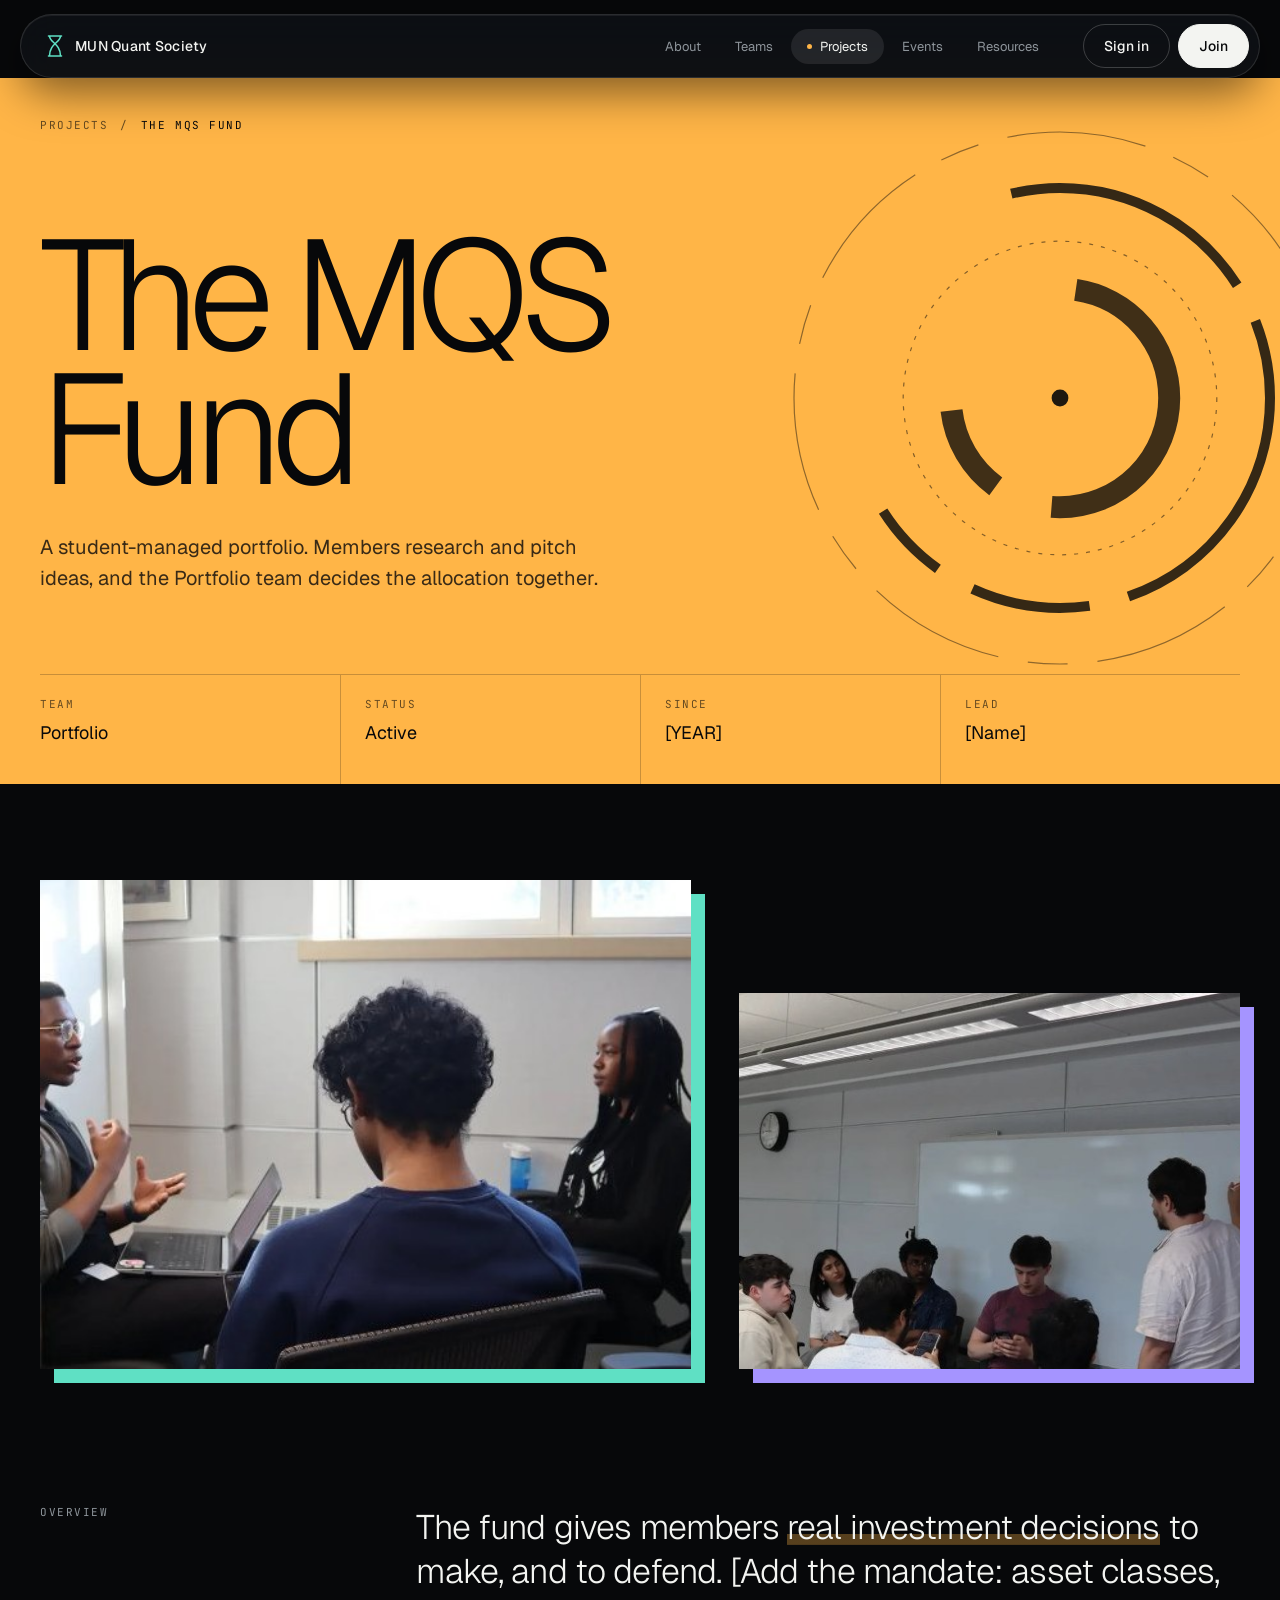
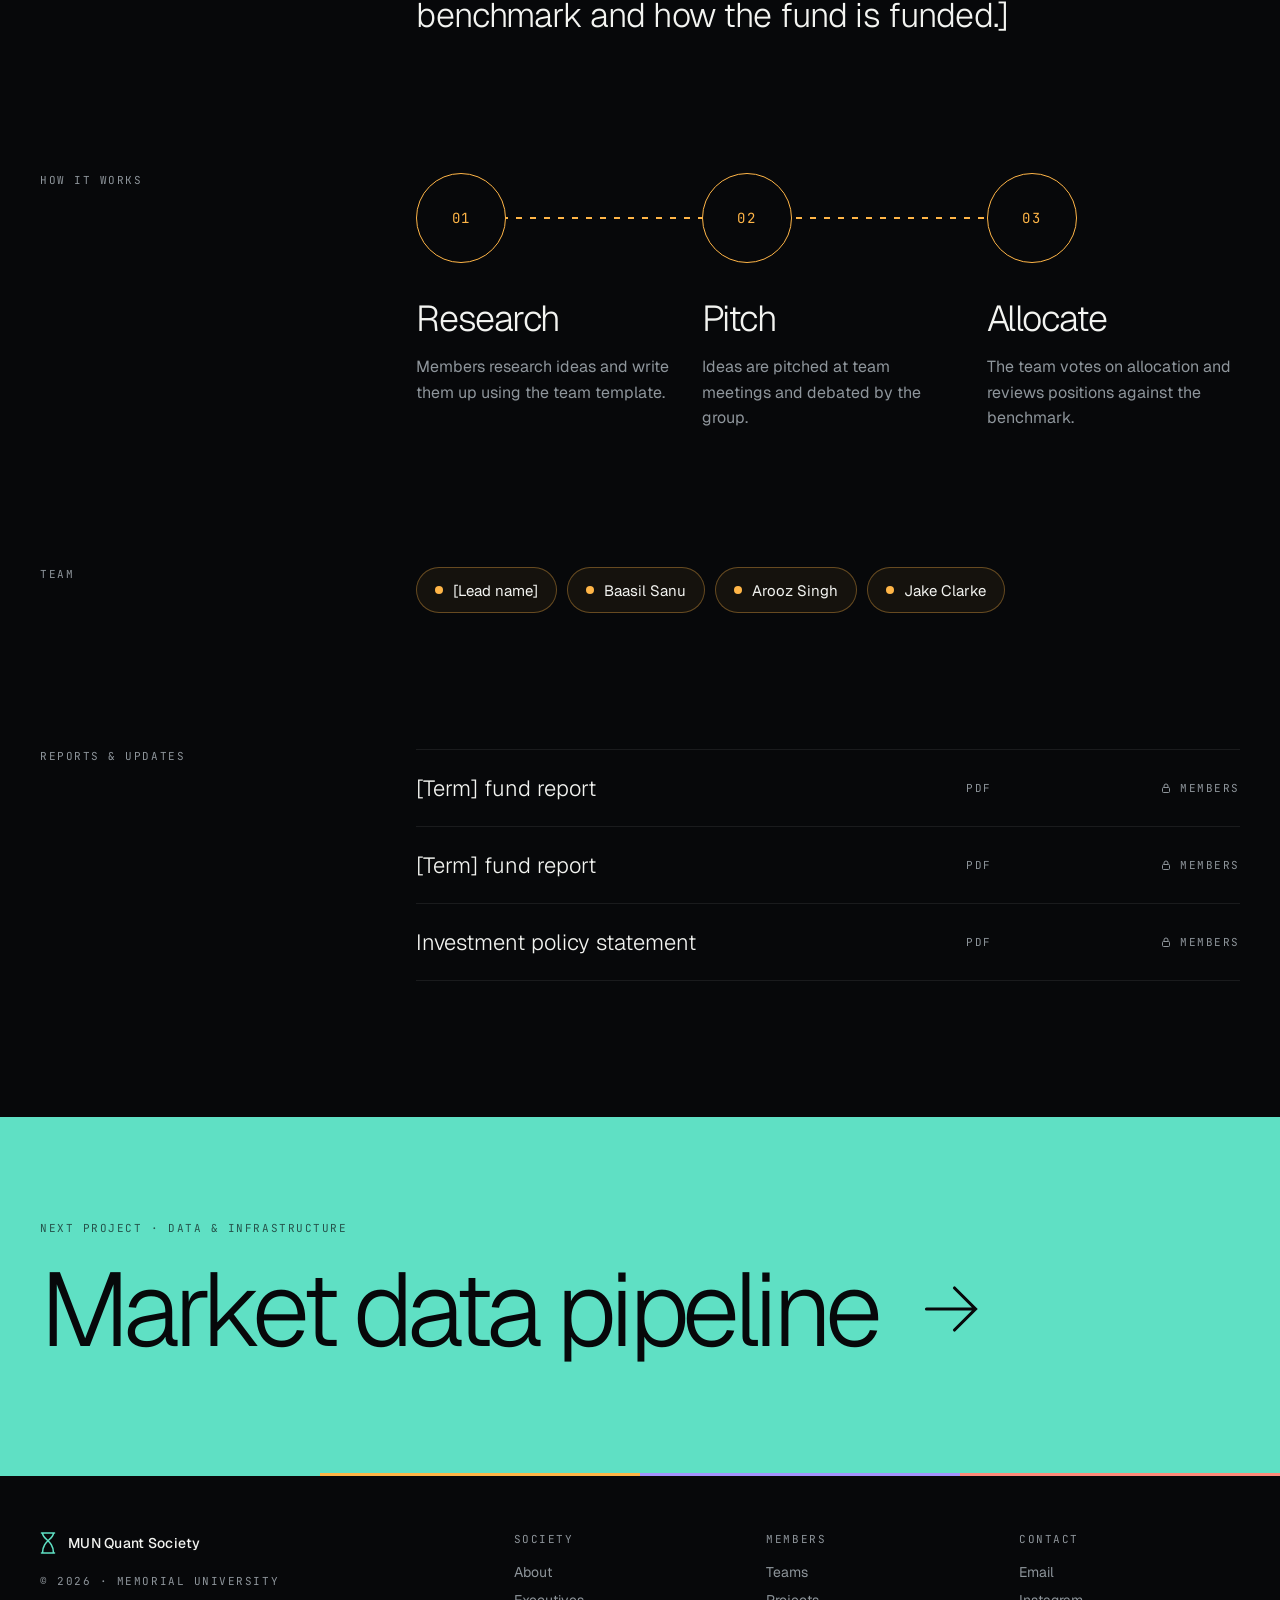
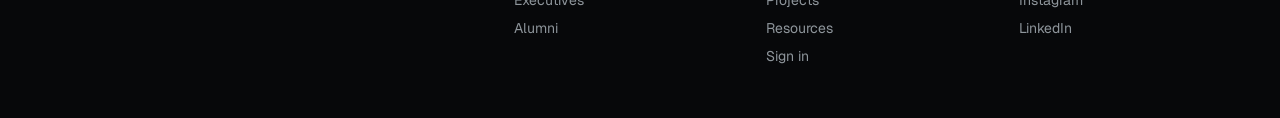
<file: project.html>
<!doctype html>
<html lang="en">
<head>
<meta charset="utf-8">
<meta name="viewport" content="width=device-width, initial-scale=1">
<title>The MQS Fund — MUN Quant Society</title>
<meta name="description" content="A student-managed portfolio. Members research and pitch ideas, and the Portfolio team decides the allocation together.">
<meta name="theme-color" content="#07080a">
<meta property="og:type" content="website">
<meta property="og:title" content="The MQS Fund — MUN Quant Society">
<meta property="og:description" content="A student-managed portfolio. Members research and pitch ideas, and the Portfolio team decides the allocation together.">
<link rel="icon" href="favicon.svg" type="image/svg+xml">
<link rel="preconnect" href="https://fonts.googleapis.com">
<link rel="preconnect" href="https://fonts.gstatic.com" crossorigin>
<link rel="stylesheet" href="https://fonts.googleapis.com/css2?family=Geist:wght@300;400;500;600&amp;family=JetBrains+Mono:wght@400;500&amp;display=swap">
<link rel="stylesheet" href="assets/css/base.css">
<link rel="stylesheet" href="assets/css/project.css">
</head>
<body class="page-project">
<a class="skip" href="#main">Skip to content</a>
<header class="nav"><div class="wrap navin">
<a href="index.html" class="brand" aria-label="MUN Quant Society, home"><svg width="16" height="22" viewBox="0 0 16 22" fill="none" stroke="#5fe0c4" stroke-width="1.6" stroke-linecap="round" aria-hidden="true"><path d="M1.5 1h13M1.5 21h13M2.5 1c0 6.5 11 7.5 11 20M13.5 1c0 6.5-11 7.5-11 20"></path></svg><span>MUN Quant Society</span></a>
<nav class="links" aria-label="Main"><a href="about.html">About</a><a href="teams.html">Teams</a><a href="projects.html" class="on" aria-current="page">Projects</a><a href="events.html">Events</a><a href="resources.html">Resources</a></nav>
<div class="navcta"><a class="btn" href="signin.html">Sign in</a><a class="btn btn-w" href="index.html#join">Join</a></div>
</div></header>
<main id="main">

<section class="hero">
<svg class="dial" viewBox="0 0 400 400" aria-hidden="true">
<g class="spin s1"><circle class="ring" cx="200" cy="200" r="190" style="stroke-width: 1.2; stroke-dasharray: 140 30 40 30; opacity: .5"></circle></g>
<g class="spin s2"><circle class="ring" cx="200" cy="200" r="150" style="stroke-width: 10; stroke-dasharray: 260 40 120 40 80 400; opacity: .9"></circle></g>
<g class="spin s3"><circle class="ring" cx="200" cy="200" r="112" style="stroke-width: 1.2; stroke-dasharray: 4 8; opacity: .55"></circle></g>
<g class="spin s4"><circle class="ring" cx="200" cy="200" r="78" style="stroke-width: 22; stroke-dasharray: 180 60 90 200; opacity: .85"></circle></g>
<circle cx="200" cy="200" r="6" style="fill: #07080a"></circle>
</svg>
<div class="wrap" style="position: relative">
<nav class="crumb mono in" aria-label="Breadcrumb"><a href="projects.html">Projects</a><span aria-hidden="true">/</span><span style="color: #07080a">The MQS Fund</span></nav>
<h1 class="title in d1">The MQS Fund</h1>
<p class="lead in d2">A student-managed portfolio. Members research and pitch ideas, and the Portfolio team decides the allocation together.</p>
<div class="facts in d3">
<div><span class="mono">Team</span><span>Portfolio</span></div>
<div><span class="mono">Status</span><span>Active</span></div>
<div><span class="mono">Since</span><span>[YEAR]</span></div>
<div><span class="mono">Lead</span><span>[Name]</span></div>
</div>
</div>
</section>

<section class="wrap pair" aria-label="Photos">
<div class="fr c-teal rv" style="aspect-ratio: 4 / 3"><div class="im"><img src="assets/img/asset-allocation.jpg" alt="The Portfolio team discussing the fund" loading="lazy" decoding="async"></div></div>
<div class="fr c-violet rv2" style="aspect-ratio: 4 / 3; align-self: end"><div class="im"><img src="assets/img/whiteboard.jpg" alt="A member working through strategy at the whiteboard" loading="lazy" decoding="async"></div></div>
</section>

<section class="wrap split">
<p class="mono rv">Overview</p>
<p class="prose rv">The fund gives members <em class="mk">real investment decisions</em> to make, and to defend. [Add the mandate: asset classes, benchmark and how the fund is funded.]</p>
</section>

<section class="wrap split">
<p class="mono rv">How it works</p>
<div class="flow">
<div class="line" aria-hidden="true"><svg viewBox="0 0 100 2" preserveAspectRatio="none"><path class="dash" d="M0 1 L100 1"></path></svg></div>
<div class="step rv"><div class="stepn">01</div><h3>Research</h3><p>Members research ideas and write them up using the team template.</p></div>
<div class="step rv2"><div class="stepn">02</div><h3>Pitch</h3><p>Ideas are pitched at team meetings and debated by the group.</p></div>
<div class="step rv3"><div class="stepn">03</div><h3>Allocate</h3><p>The team votes on allocation and reviews positions against the benchmark.</p></div>
</div>
</section>

<section class="wrap split">
<p class="mono rv">Team</p>
<div class="rv" style="display: flex; gap: 10px; flex-wrap: wrap"><span class="chip"><i></i>[Lead name]</span><span class="chip"><i></i>Baasil Sanu</span><span class="chip"><i></i>Arooz Singh</span><span class="chip"><i></i>Jake Clarke</span></div>
</section>

<section class="wrap split" style="padding-bottom: 136px">
<p class="mono rv">Reports &amp; updates</p>
<div>
<a class="rrow rv" href="#" data-todo="Link to [Term] fund report"><span style="font-size: 22px; font-weight: 300">[Term] fund report</span><span class="mono rt">PDF</span><span class="mono" style="justify-self: end; display: inline-flex; gap: 8px; align-items: center"><svg width="12" height="12" viewBox="0 0 24 24" fill="none" stroke="currentColor" stroke-width="2" aria-hidden="true"><rect x="5" y="11" width="14" height="10" rx="2"></rect><path d="M8 11V8a4 4 0 0 1 8 0v3"></path></svg>Members</span></a>
<a class="rrow rv" href="#" data-todo="Link to [Term] fund report"><span style="font-size: 22px; font-weight: 300">[Term] fund report</span><span class="mono rt">PDF</span><span class="mono" style="justify-self: end; display: inline-flex; gap: 8px; align-items: center"><svg width="12" height="12" viewBox="0 0 24 24" fill="none" stroke="currentColor" stroke-width="2" aria-hidden="true"><rect x="5" y="11" width="14" height="10" rx="2"></rect><path d="M8 11V8a4 4 0 0 1 8 0v3"></path></svg>Members</span></a>
<a class="rrow rv" href="#" data-todo="Link to Investment policy statement"><span style="font-size: 22px; font-weight: 300">Investment policy statement</span><span class="mono rt">PDF</span><span class="mono" style="justify-self: end; display: inline-flex; gap: 8px; align-items: center"><svg width="12" height="12" viewBox="0 0 24 24" fill="none" stroke="currentColor" stroke-width="2" aria-hidden="true"><rect x="5" y="11" width="14" height="10" rx="2"></rect><path d="M8 11V8a4 4 0 0 1 8 0v3"></path></svg>Members</span></a>
<div style="border-top: 1px solid rgba(255,255,255,.08)"></div>
</div>
</section>

<a class="next" href="projects.html">
<div class="wrap" style="padding-top: 104px; padding-bottom: 112px">
<p class="mono">Next project · Data &amp; Infrastructure</p>
<p class="nt">Market data pipeline<svg width="84" height="84" viewBox="0 0 24 24" fill="none" stroke="currentColor" stroke-width=".9" stroke-linecap="round" aria-hidden="true"><path d="M5 12h14M13 6l6 6-6 6"></path></svg></p>
</div>
</a>
<div class="spec" aria-hidden="true"><i style="background: #5fe0c4"></i><i style="background: #ffb547"></i><i style="background: #a594ff"></i><i style="background: #ff8a7a"></i></div>
</main>
<footer class="wrap foot">
<div><a href="index.html" class="brand" style="padding: 0"><svg width="16" height="22" viewBox="0 0 16 22" fill="none" stroke="#5fe0c4" stroke-width="1.6" stroke-linecap="round" aria-hidden="true"><path d="M1.5 1h13M1.5 21h13M2.5 1c0 6.5 11 7.5 11 20M13.5 1c0 6.5-11 7.5-11 20"></path></svg><span style="color: #f3f4f1">MUN Quant Society</span></a><p class="mono" style="margin-top: 20px">© 2026 · Memorial University</p></div>
<div><p class="mono" style="margin-bottom: 12px">Society</p><a href="about.html">About</a><a href="about.html#executives">Executives</a><a href="about.html#alumni">Alumni</a></div>
<div><p class="mono" style="margin-bottom: 12px">Members</p><a href="teams.html">Teams</a><a href="projects.html">Projects</a><a href="resources.html">Resources</a><a href="signin.html">Sign in</a></div>
<div><p class="mono" style="margin-bottom: 12px">Contact</p><a href="mailto:munquantsociety@gmail.com">Email</a><a href="#" data-todo="Instagram link">Instagram</a><a href="#" data-todo="LinkedIn link">LinkedIn</a></div>
</footer>
<script src="assets/js/main.js" defer></script>
</body>
</html>
</file>
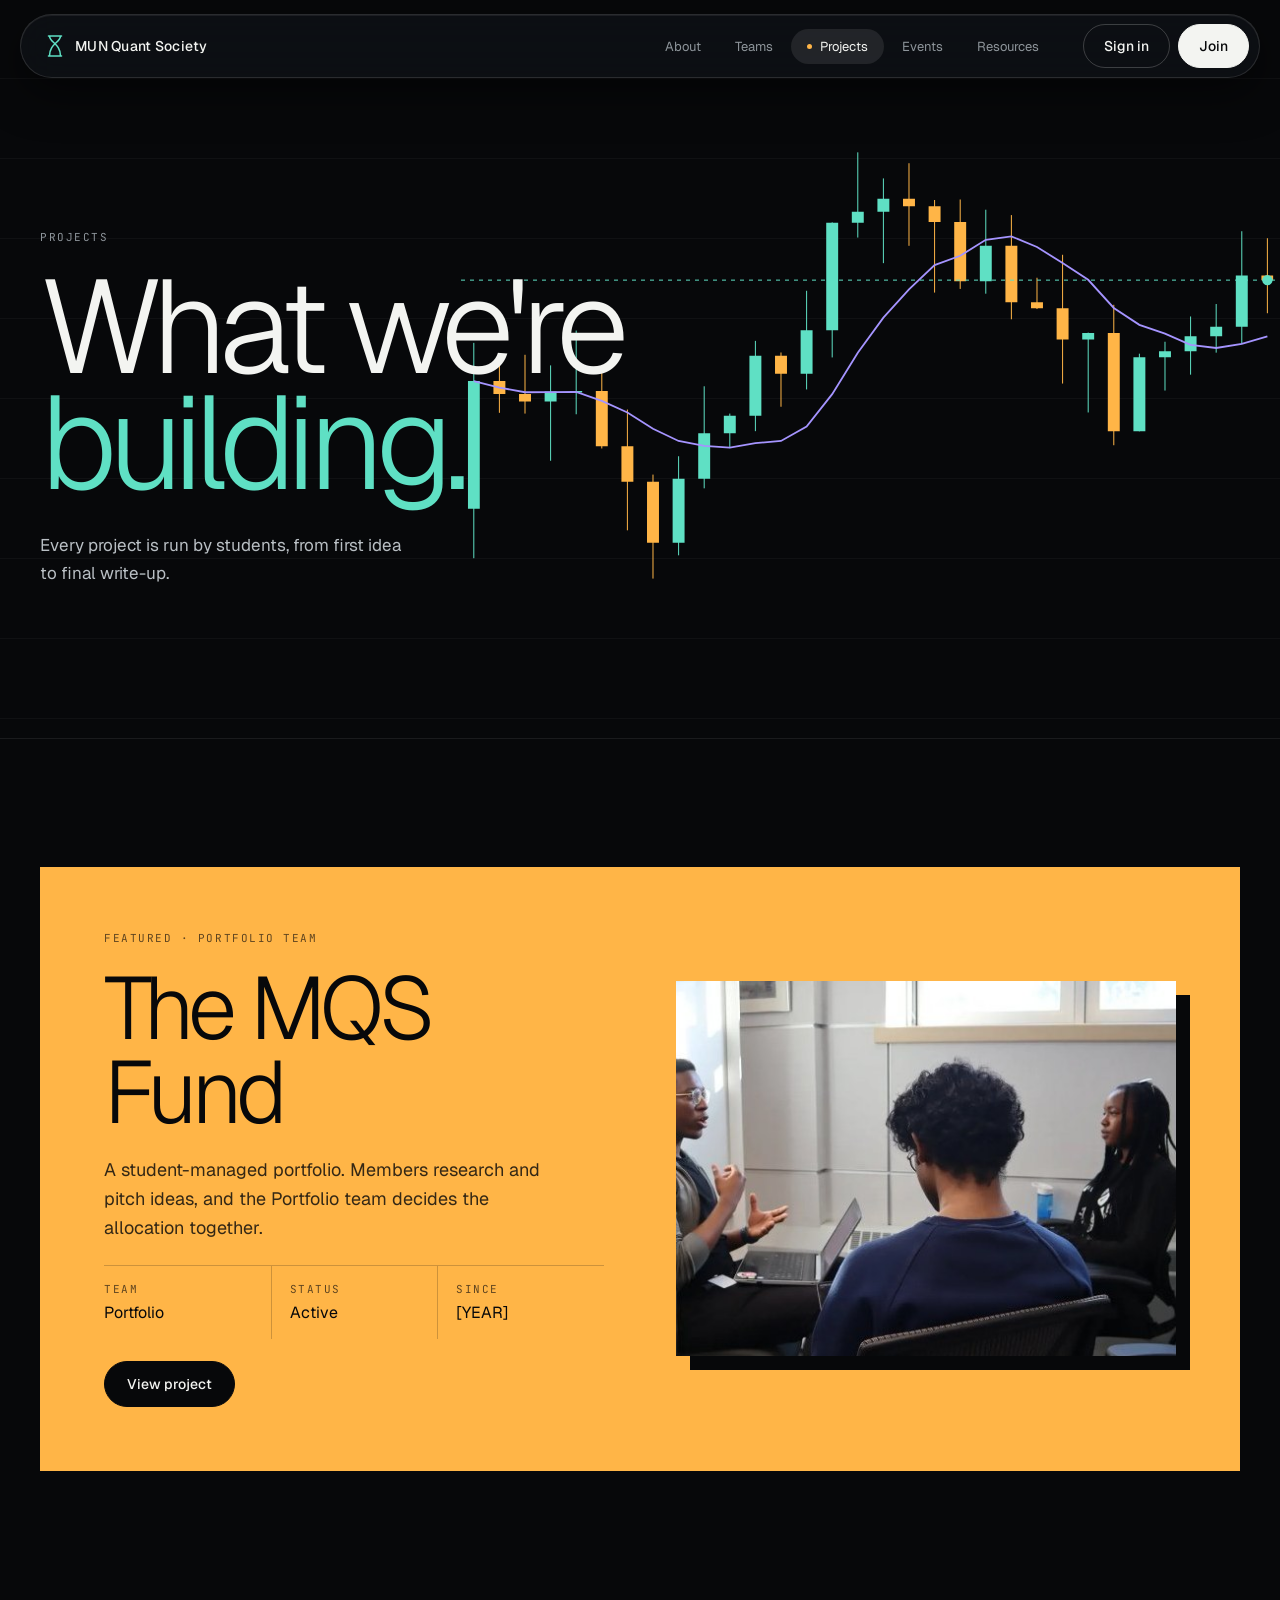
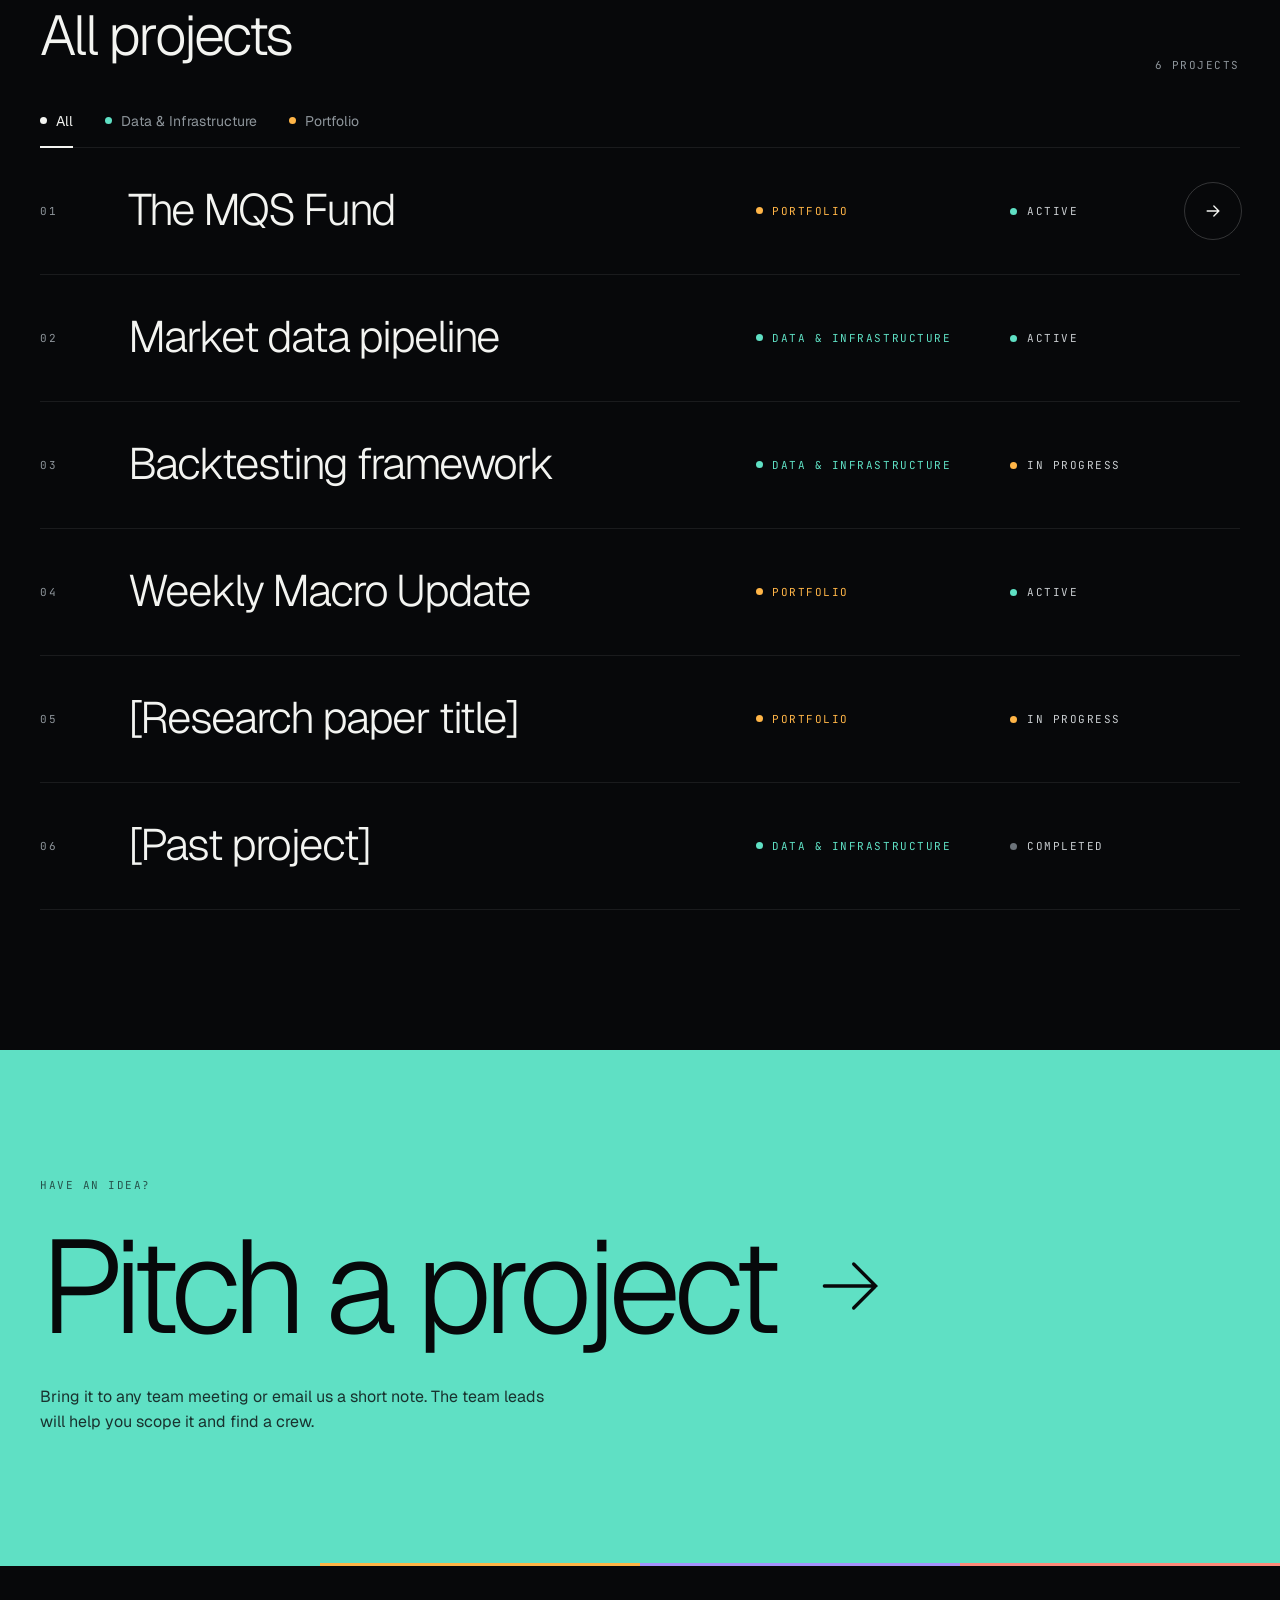
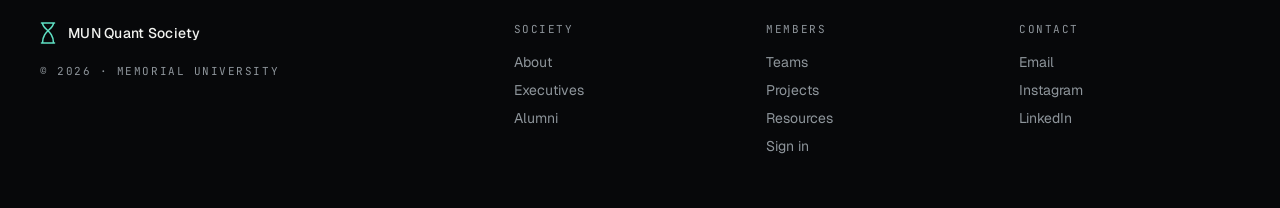
<file: projects.html>
<!doctype html>
<html lang="en">
<head>
<meta charset="utf-8">
<meta name="viewport" content="width=device-width, initial-scale=1">
<title>Projects — MUN Quant Society</title>
<meta name="description" content="Student-run projects at the MUN Quant Society, from first idea to final write-up.">
<meta name="theme-color" content="#07080a">
<meta property="og:type" content="website">
<meta property="og:title" content="Projects — MUN Quant Society">
<meta property="og:description" content="Student-run projects at the MUN Quant Society, from first idea to final write-up.">
<link rel="icon" href="favicon.svg" type="image/svg+xml">
<link rel="preconnect" href="https://fonts.googleapis.com">
<link rel="preconnect" href="https://fonts.gstatic.com" crossorigin>
<link rel="stylesheet" href="https://fonts.googleapis.com/css2?family=Geist:wght@300;400;500;600&amp;family=JetBrains+Mono:wght@400;500&amp;display=swap">
<link rel="stylesheet" href="assets/css/base.css">
<link rel="stylesheet" href="assets/css/projects.css">
</head>
<body class="page-projects">
<a class="skip" href="#main">Skip to content</a>
<header class="nav"><div class="wrap navin">
<a href="index.html" class="brand" aria-label="MUN Quant Society, home"><svg width="16" height="22" viewBox="0 0 16 22" fill="none" stroke="#5fe0c4" stroke-width="1.6" stroke-linecap="round" aria-hidden="true"><path d="M1.5 1h13M1.5 21h13M2.5 1c0 6.5 11 7.5 11 20M13.5 1c0 6.5-11 7.5-11 20"></path></svg><span>MUN Quant Society</span></a>
<nav class="links" aria-label="Main"><a href="about.html">About</a><a href="teams.html">Teams</a><a href="projects.html" class="on" aria-current="page">Projects</a><a href="events.html">Events</a><a href="resources.html">Resources</a></nav>
<div class="navcta"><a class="btn" href="signin.html">Sign in</a><a class="btn btn-w" href="index.html#join">Join</a></div>
</div></header>
<main id="main">

<section class="hero">
<div class="rows" aria-hidden="true"></div>
<svg class="chart" viewBox="0 0 960 580" preserveAspectRatio="xMidYMid meet" aria-hidden="true">
<g class="candles">
<path class="wk-up" d="M15 263.5 L15 515.9 M105 289.9 L105 401.7 M135 249.1 L135 347.2 M255 396.4 L255 512.5 M285 314.4 L285 434.0 M315 346.4 L315 386.9 M345 261.2 L345 367.0 M405 202.5 L405 318.1 M435 122.3 L435 280.6 M465 40.0 L465 140.1 M495 70.8 L495 170.1 M615 107.5 L615 205.9 M735 251.5 L735 345.1 M795 276.2 L795 367.2 M825 262.2 L825 319.4 M855 232.6 L855 300.8 M885 218.0 L885 275.0 M915 132.7 L915 264.9 "></path>
<path class="wk-dn" d="M45 276.6 L45 345.5 M75 277.5 L75 346.4 M165 296.7 L165 387.3 M195 341.7 L195 483.2 M225 417.9 L225 540.0 M375 274.8 L375 338.4 M525 53.0 L525 149.8 M555 96.1 L555 204.6 M585 95.5 L585 200.3 M645 113.8 L645 235.9 M675 187.2 L675 223.9 M705 160.3 L705 311.2 M765 218.9 L765 383.5 M945 140.9 L945 228.8 "></path>
<path class="up" d="M8 308.3 h14 v149.5 h-14 Z M98 320.6 h14 v11.7 h-14 Z M128 319.8 h14 v2.0 h-14 Z M248 422.9 h14 v75.0 h-14 Z M278 369.3 h14 v53.6 h-14 Z M308 348.8 h14 v20.5 h-14 Z M338 278.5 h14 v70.3 h-14 Z M398 248.7 h14 v51.0 h-14 Z M428 122.7 h14 v126.0 h-14 Z M458 109.8 h14 v12.9 h-14 Z M488 94.5 h14 v15.3 h-14 Z M608 149.8 h14 v41.5 h-14 Z M728 252.0 h14 v7.6 h-14 Z M788 280.3 h14 v86.9 h-14 Z M818 273.4 h14 v6.9 h-14 Z M848 255.9 h14 v17.5 h-14 Z M878 244.7 h14 v11.2 h-14 Z M908 184.7 h14 v60.0 h-14 Z "></path>
<path class="dn" d="M38 308.3 h14 v15.2 h-14 Z M68 323.5 h14 v8.8 h-14 Z M158 319.8 h14 v64.8 h-14 Z M188 384.6 h14 v41.7 h-14 Z M218 426.3 h14 v71.6 h-14 Z M368 278.5 h14 v21.2 h-14 Z M518 94.5 h14 v8.9 h-14 Z M548 103.4 h14 v18.4 h-14 Z M578 121.8 h14 v69.5 h-14 Z M638 149.8 h14 v66.1 h-14 Z M668 215.9 h14 v7.1 h-14 Z M698 223.0 h14 v36.6 h-14 Z M758 252.0 h14 v115.2 h-14 Z M938 184.7 h14 v5.3 h-14 Z "></path>
</g>
<path class="ma" pathLength="1" d="M15 308.3 L45 315.9 L75 321.4 L105 321.2 L135 320.9 L165 331.5 L195 345.1 L225 364.2 L255 378.5 L285 384.2 L315 386.3 L345 381.0 L375 378.5 L405 361.5 L435 323.6 L465 275.1 L495 234.0 L525 200.8 L555 172.4 L585 161.5 L615 142.8 L645 138.7 L675 151.2 L705 169.9 L735 189.6 L765 222.6 L795 242.4 L825 252.7 L855 265.9 L885 269.5 L915 264.7 L945 256.0"></path>
<path class="last" d="M0 190.0 L960 190.0"></path>
<path class="lastdot" d="M939 190.0 a6 6 0 1 0 12 0 a6 6 0 1 0 -12 0" style="fill: #5fe0c4"></path>
</svg>
<div class="wrap herotext">
<p class="mono in">Projects</p>
<h1 class="in d1">What we're<br><span>building.</span></h1>
<p class="plead in d2">Every project is run by students, from first idea to final write-up.</p>
</div>
</section>

<section class="wrap" style="padding-top: 128px; padding-bottom: 128px">
<div class="rv">
<a class="fund" href="project.html">
<div style="display: flex; flex-direction: column; gap: 22px">
<p class="mono">Featured · Portfolio team</p>
<h2 style="font-size: 88px; line-height: .95; letter-spacing: -.055em">The MQS Fund</h2>
<p style="margin: 0; font-size: 18px; line-height: 1.6; max-width: 440px; color: rgba(7,8,10,.82)">A student-managed portfolio. Members research and pitch ideas, and the Portfolio team decides the allocation together.</p>
<div class="facts">
<div><span class="mono">Team</span><span>Portfolio</span></div>
<div><span class="mono">Status</span><span>Active</span></div>
<div><span class="mono">Since</span><span>[YEAR]</span></div>
</div>
<span class="btn btn-k" style="align-self: flex-start">View project</span>
</div>
<div class="fr"><div class="im"><img src="assets/img/asset-allocation.jpg" alt="The Portfolio team discussing the fund's allocation" loading="lazy" decoding="async"></div></div>
</a>
</div>
</section>

<section class="wrap" style="padding-bottom: 140px">
<div class="rv" style="display: flex; justify-content: space-between; align-items: end; gap: 24px; flex-wrap: wrap; margin-bottom: 24px">
<h2 style="font-size: 56px">All projects</h2>
<p class="mono" data-count>6 projects</p>
</div>
<div class="tabs" role="group" aria-label="Filter by team">
<button type="button" class="ftab c-white on" data-filter="All" aria-pressed="true"><i></i>All</button>
<button type="button" class="ftab c-teal" data-filter="Data &amp; Infrastructure" aria-pressed="false"><i></i>Data &amp; Infrastructure</button>
<button type="button" class="ftab c-amber" data-filter="Portfolio" aria-pressed="false"><i></i>Portfolio</button>
</div>
<div data-projects>
<a class="prow c-amber" data-team="Portfolio" href="project.html">
<span class="mono">01</span>
<span class="tt">The MQS Fund</span>
<span class="mono tmw"><span class="tm"><i></i>Portfolio</span></span>
<span class="mono st" style="color: #c9cdd0"><span class="dot" style="background: #5fe0c4; margin-right: 10px"></span>Active</span>
<span class="arr" aria-hidden="true"><svg width="20" height="20" viewBox="0 0 24 24" fill="none" stroke="currentColor" stroke-width="1.6" stroke-linecap="round" aria-hidden="true"><path d="M5 12h14M13 6l6 6-6 6"></path></svg></span>
</a>
<div class="prow c-teal nolink" data-team="Data &amp; Infrastructure">
<span class="mono">02</span>
<span class="tt">Market data pipeline</span>
<span class="mono tmw"><span class="tm"><i></i>Data &amp; Infrastructure</span></span>
<span class="mono st" style="color: #c9cdd0"><span class="dot" style="background: #5fe0c4; margin-right: 10px"></span>Active</span>
<span class="arr" aria-hidden="true"><svg width="20" height="20" viewBox="0 0 24 24" fill="none" stroke="currentColor" stroke-width="1.6" stroke-linecap="round" aria-hidden="true"><path d="M5 12h14M13 6l6 6-6 6"></path></svg></span>
</div>
<div class="prow c-teal nolink" data-team="Data &amp; Infrastructure">
<span class="mono">03</span>
<span class="tt">Backtesting framework</span>
<span class="mono tmw"><span class="tm"><i></i>Data &amp; Infrastructure</span></span>
<span class="mono st" style="color: #c9cdd0"><span class="dot" style="background: #ffb547; margin-right: 10px"></span>In progress</span>
<span class="arr" aria-hidden="true"><svg width="20" height="20" viewBox="0 0 24 24" fill="none" stroke="currentColor" stroke-width="1.6" stroke-linecap="round" aria-hidden="true"><path d="M5 12h14M13 6l6 6-6 6"></path></svg></span>
</div>
<div class="prow c-amber nolink" data-team="Portfolio">
<span class="mono">04</span>
<span class="tt">Weekly Macro Update</span>
<span class="mono tmw"><span class="tm"><i></i>Portfolio</span></span>
<span class="mono st" style="color: #c9cdd0"><span class="dot" style="background: #5fe0c4; margin-right: 10px"></span>Active</span>
<span class="arr" aria-hidden="true"><svg width="20" height="20" viewBox="0 0 24 24" fill="none" stroke="currentColor" stroke-width="1.6" stroke-linecap="round" aria-hidden="true"><path d="M5 12h14M13 6l6 6-6 6"></path></svg></span>
</div>
<div class="prow c-amber nolink" data-team="Portfolio">
<span class="mono">05</span>
<span class="tt">[Research paper title]</span>
<span class="mono tmw"><span class="tm"><i></i>Portfolio</span></span>
<span class="mono st" style="color: #c9cdd0"><span class="dot" style="background: #ffb547; margin-right: 10px"></span>In progress</span>
<span class="arr" aria-hidden="true"><svg width="20" height="20" viewBox="0 0 24 24" fill="none" stroke="currentColor" stroke-width="1.6" stroke-linecap="round" aria-hidden="true"><path d="M5 12h14M13 6l6 6-6 6"></path></svg></span>
</div>
<div class="prow c-teal nolink" data-team="Data &amp; Infrastructure">
<span class="mono">06</span>
<span class="tt">[Past project]</span>
<span class="mono tmw"><span class="tm"><i></i>Data &amp; Infrastructure</span></span>
<span class="mono st" style="color: #c9cdd0"><span class="dot" style="background: #6c737a; margin-right: 10px"></span>Completed</span>
<span class="arr" aria-hidden="true"><svg width="20" height="20" viewBox="0 0 24 24" fill="none" stroke="currentColor" stroke-width="1.6" stroke-linecap="round" aria-hidden="true"><path d="M5 12h14M13 6l6 6-6 6"></path></svg></span>
</div>
</div>
</section>

<section class="band">
<div class="wrap" style="padding-top: 128px; padding-bottom: 128px">
<p class="mono">Have an idea?</p>
<a class="big" href="mailto:munquantsociety@gmail.com" style="margin-top: 28px">Pitch a project<svg width="88" height="88" viewBox="0 0 24 24" fill="none" stroke="currentColor" stroke-width=".9" stroke-linecap="round" aria-hidden="true"><path d="M5 12h14M13 6l6 6-6 6"></path></svg></a>
<p style="margin: 32px 0 0; max-width: 520px; line-height: 1.6; color: rgba(7,8,10,.8)">Bring it to any team meeting or email us a short note. The team leads will help you scope it and find a crew.</p>
</div>
</section>
<div class="spec" aria-hidden="true"><i style="background: #5fe0c4"></i><i style="background: #ffb547"></i><i style="background: #a594ff"></i><i style="background: #ff8a7a"></i></div>
</main>
<footer class="wrap foot">
<div><a href="index.html" class="brand" style="padding: 0"><svg width="16" height="22" viewBox="0 0 16 22" fill="none" stroke="#5fe0c4" stroke-width="1.6" stroke-linecap="round" aria-hidden="true"><path d="M1.5 1h13M1.5 21h13M2.5 1c0 6.5 11 7.5 11 20M13.5 1c0 6.5-11 7.5-11 20"></path></svg><span style="color: #f3f4f1">MUN Quant Society</span></a><p class="mono" style="margin-top: 20px">© 2026 · Memorial University</p></div>
<div><p class="mono" style="margin-bottom: 12px">Society</p><a href="about.html">About</a><a href="about.html#executives">Executives</a><a href="about.html#alumni">Alumni</a></div>
<div><p class="mono" style="margin-bottom: 12px">Members</p><a href="teams.html">Teams</a><a href="projects.html">Projects</a><a href="resources.html">Resources</a><a href="signin.html">Sign in</a></div>
<div><p class="mono" style="margin-bottom: 12px">Contact</p><a href="mailto:munquantsociety@gmail.com">Email</a><a href="#" data-todo="Instagram link">Instagram</a><a href="#" data-todo="LinkedIn link">LinkedIn</a></div>
</footer>
<script src="assets/js/main.js" defer></script>
</body>
</html>
</file>
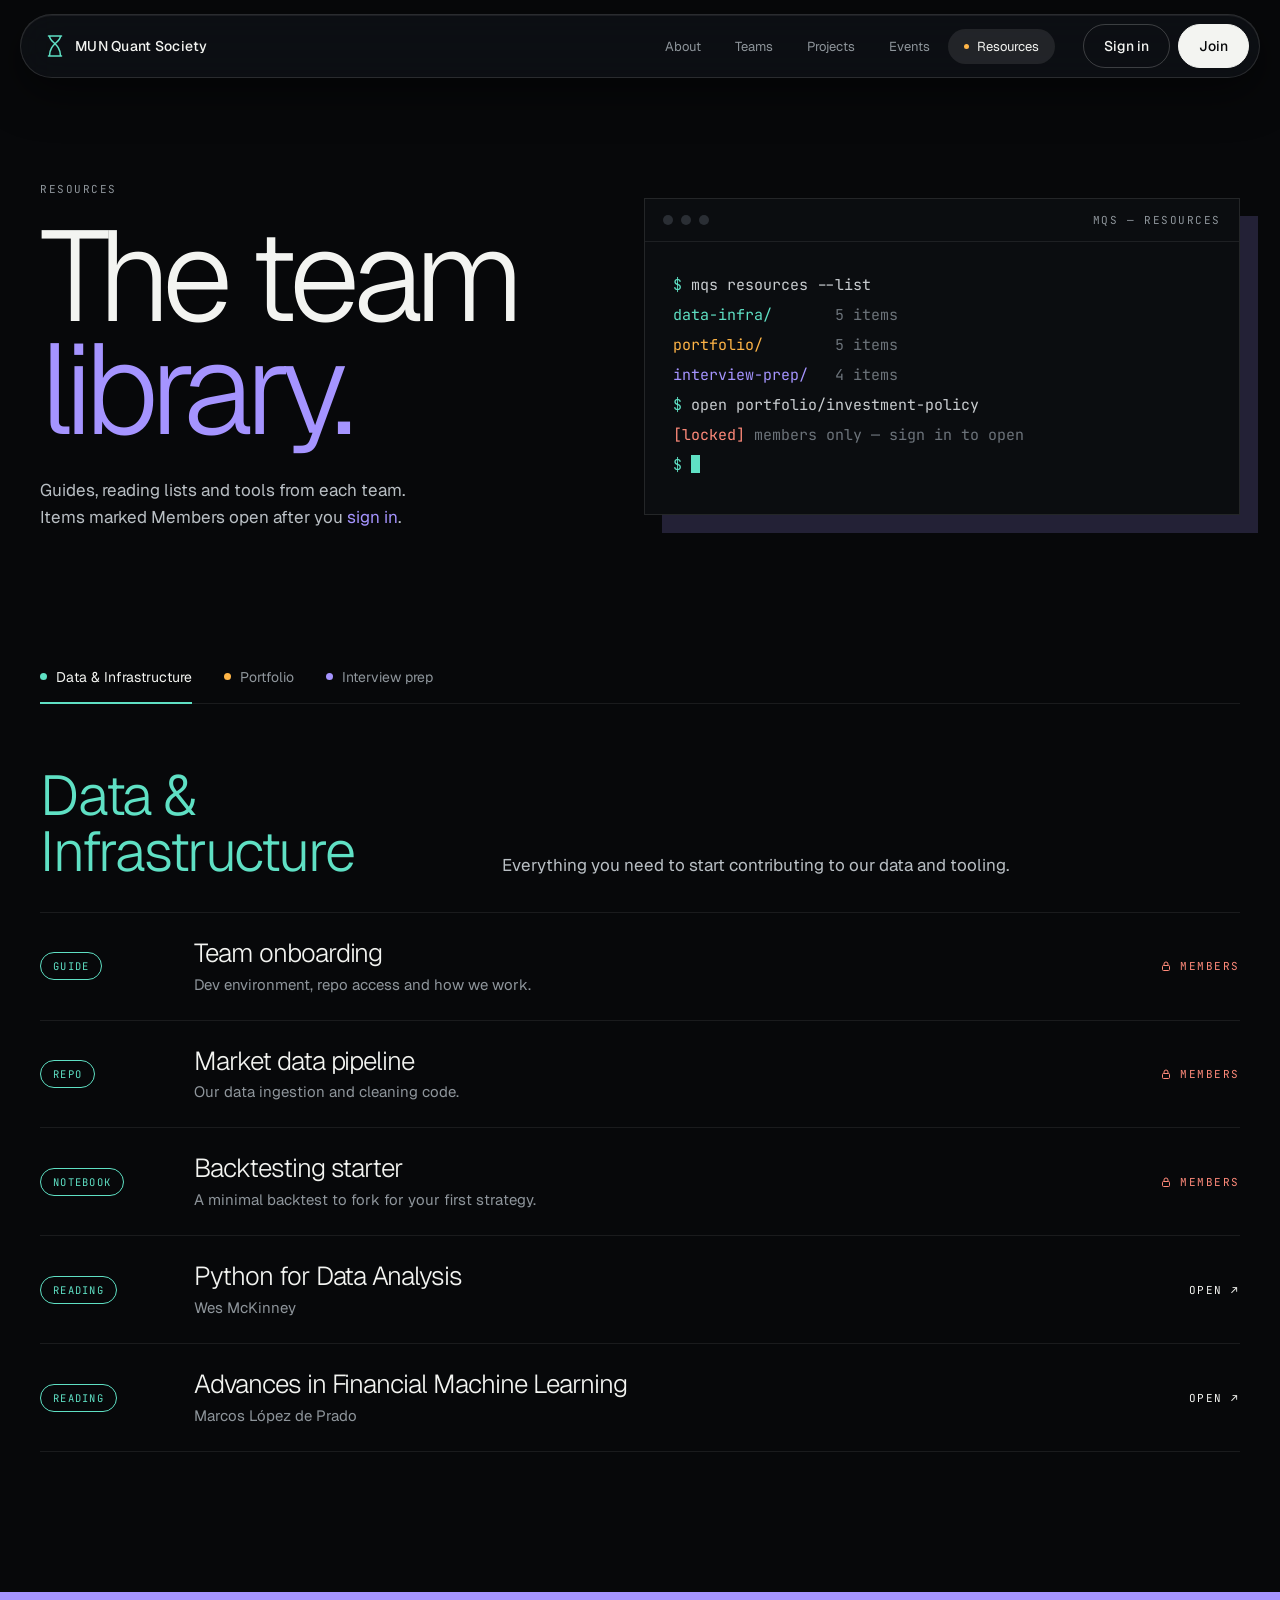
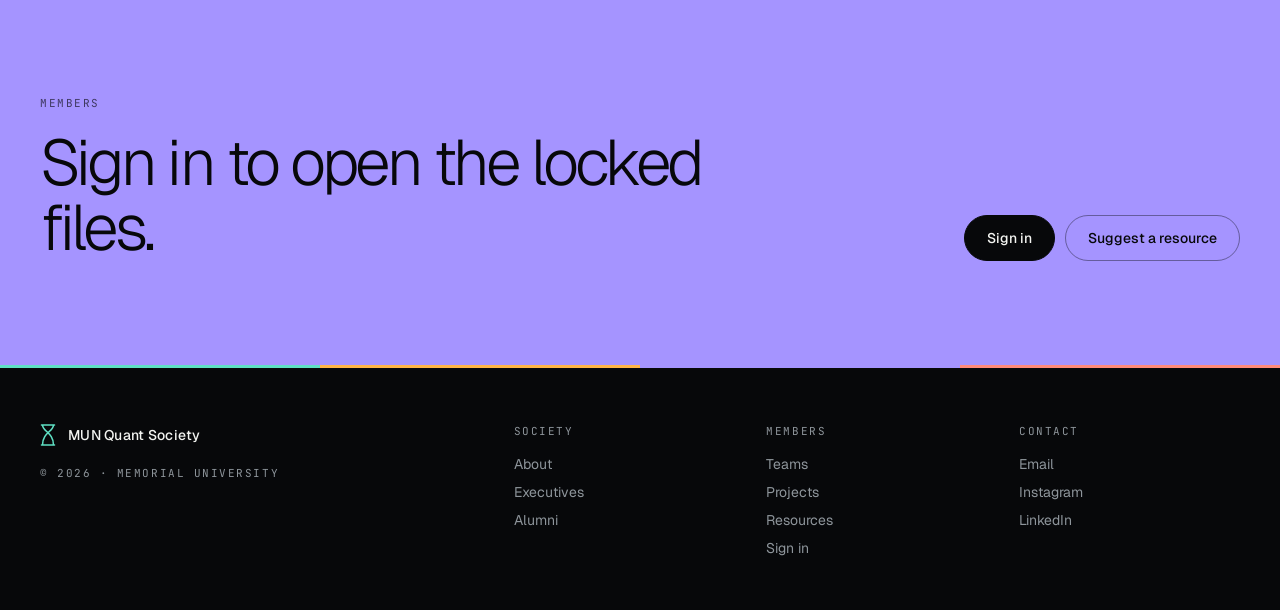
<file: resources.html>
<!doctype html>
<html lang="en">
<head>
<meta charset="utf-8">
<meta name="viewport" content="width=device-width, initial-scale=1">
<title>Resources — MUN Quant Society</title>
<meta name="description" content="Guides, reading lists and tools from each MUN Quant Society team.">
<meta name="theme-color" content="#07080a">
<meta property="og:type" content="website">
<meta property="og:title" content="Resources — MUN Quant Society">
<meta property="og:description" content="Guides, reading lists and tools from each MUN Quant Society team.">
<link rel="icon" href="favicon.svg" type="image/svg+xml">
<link rel="preconnect" href="https://fonts.googleapis.com">
<link rel="preconnect" href="https://fonts.gstatic.com" crossorigin>
<link rel="stylesheet" href="https://fonts.googleapis.com/css2?family=Geist:wght@300;400;500;600&amp;family=JetBrains+Mono:wght@400;500&amp;display=swap">
<link rel="stylesheet" href="assets/css/base.css">
<link rel="stylesheet" href="assets/css/resources.css">
</head>
<body class="page-resources">
<a class="skip" href="#main">Skip to content</a>
<header class="nav"><div class="wrap navin">
<a href="index.html" class="brand" aria-label="MUN Quant Society, home"><svg width="16" height="22" viewBox="0 0 16 22" fill="none" stroke="#5fe0c4" stroke-width="1.6" stroke-linecap="round" aria-hidden="true"><path d="M1.5 1h13M1.5 21h13M2.5 1c0 6.5 11 7.5 11 20M13.5 1c0 6.5-11 7.5-11 20"></path></svg><span>MUN Quant Society</span></a>
<nav class="links" aria-label="Main"><a href="about.html">About</a><a href="teams.html">Teams</a><a href="projects.html">Projects</a><a href="events.html">Events</a><a href="resources.html" class="on" aria-current="page">Resources</a></nav>
<div class="navcta"><a class="btn" href="signin.html">Sign in</a><a class="btn btn-w" href="index.html#join">Join</a></div>
</div></header>
<main id="main">

<section class="wrap hero">
<div>
<p class="mono in">Resources</p>
<h1 class="in d1">The team<br><span>library.</span></h1>
<p class="plead in d2">Guides, reading lists and tools from each team. Items marked Members open after you <a href="signin.html" style="color: #a594ff">sign in</a>.</p>
</div>
<div class="term in d2" role="img" aria-label="Example: listing resources by team">
<div class="tbar" aria-hidden="true"><i></i><i></i><i></i><span class="mono">mqs — resources</span></div>
<div class="tbody" aria-hidden="true">
<p class="tl" style="animation-delay: .4s"><span class="p">$</span> mqs resources --list</p>
<p class="tl" style="animation-delay: 1.1s"><span style="color: #5fe0c4">data-infra/</span>       <span class="cm">5 items</span></p>
<p class="tl" style="animation-delay: 1.4s"><span style="color: #ffb547">portfolio/</span>        <span class="cm">5 items</span></p>
<p class="tl" style="animation-delay: 1.7s"><span style="color: #a594ff">interview-prep/</span>   <span class="cm">4 items</span></p>
<p class="tl" style="animation-delay: 2.3s"><span class="p">$</span> open portfolio/investment-policy</p>
<p class="tl" style="animation-delay: 3s"><span class="lk">[locked]</span> <span class="cm">members only — sign in to open</span></p>
<p class="tl" style="animation-delay: 3.6s"><span class="p">$</span> <i class="cur"></i></p>
</div>
</div>
</section>

<section class="wrap" style="padding-bottom: 140px">
<div class="tabs" role="group" aria-label="Choose a team">
<button type="button" class="ftab c-teal on" data-sec="data" aria-pressed="true"><i></i>Data &amp; Infrastructure</button>
<button type="button" class="ftab c-amber" data-sec="portfolio" aria-pressed="false"><i></i>Portfolio</button>
<button type="button" class="ftab c-violet" data-sec="interview" aria-pressed="false"><i></i>Interview prep</button>
</div>
<div class="rsec c-teal" data-sec="data">
<div class="intro">
<h2>Data &amp; Infrastructure</h2>
<p style="margin: 0; color: #b9bfc4; font-size: 17px; line-height: 1.6; max-width: 520px; align-self: end">Everything you need to start contributing to our data and tooling.</p>
</div>
<div style="border-top: 1px solid rgba(255,255,255,.08)">
<a class="res" href="#" data-todo="Link to Team onboarding">
<span class="ty">Guide</span>
<div><h3>Team onboarding</h3><p>Dev environment, repo access and how we work.</p></div>
<span class="mono st" style="color: #ff8a7a"><svg width="12" height="12" viewBox="0 0 24 24" fill="none" stroke="currentColor" stroke-width="2" aria-hidden="true"><rect x="5" y="11" width="14" height="10" rx="2"></rect><path d="M8 11V8a4 4 0 0 1 8 0v3"></path></svg>Members</span>
</a>
<a class="res" href="#" data-todo="Link to Market data pipeline">
<span class="ty">Repo</span>
<div><h3>Market data pipeline</h3><p>Our data ingestion and cleaning code.</p></div>
<span class="mono st" style="color: #ff8a7a"><svg width="12" height="12" viewBox="0 0 24 24" fill="none" stroke="currentColor" stroke-width="2" aria-hidden="true"><rect x="5" y="11" width="14" height="10" rx="2"></rect><path d="M8 11V8a4 4 0 0 1 8 0v3"></path></svg>Members</span>
</a>
<a class="res" href="#" data-todo="Link to Backtesting starter">
<span class="ty">Notebook</span>
<div><h3>Backtesting starter</h3><p>A minimal backtest to fork for your first strategy.</p></div>
<span class="mono st" style="color: #ff8a7a"><svg width="12" height="12" viewBox="0 0 24 24" fill="none" stroke="currentColor" stroke-width="2" aria-hidden="true"><rect x="5" y="11" width="14" height="10" rx="2"></rect><path d="M8 11V8a4 4 0 0 1 8 0v3"></path></svg>Members</span>
</a>
<a class="res" href="#" data-todo="Link to Python for Data Analysis">
<span class="ty">Reading</span>
<div><h3>Python for Data Analysis</h3><p>Wes McKinney</p></div>
<span class="mono st" style="color: #f3f4f1">Open ↗</span>
</a>
<a class="res" href="#" data-todo="Link to Advances in Financial Machine Learning">
<span class="ty">Reading</span>
<div><h3>Advances in Financial Machine Learning</h3><p>Marcos López de Prado</p></div>
<span class="mono st" style="color: #f3f4f1">Open ↗</span>
</a>
</div>
</div>
<div class="rsec c-amber" data-sec="portfolio">
<div class="intro">
<h2>Portfolio</h2>
<p style="margin: 0; color: #b9bfc4; font-size: 17px; line-height: 1.6; max-width: 520px; align-self: end">How the society fund is run, and the material behind our pitches.</p>
</div>
<div style="border-top: 1px solid rgba(255,255,255,.08)">
<a class="res" href="#" data-todo="Link to Investment policy statement">
<span class="ty">Policy</span>
<div><h3>Investment policy statement</h3><p>The rules the society fund is managed by.</p></div>
<span class="mono st" style="color: #ff8a7a"><svg width="12" height="12" viewBox="0 0 24 24" fill="none" stroke="currentColor" stroke-width="2" aria-hidden="true"><rect x="5" y="11" width="14" height="10" rx="2"></rect><path d="M8 11V8a4 4 0 0 1 8 0v3"></path></svg>Members</span>
</a>
<a class="res" href="#" data-todo="Link to Stock pitch template">
<span class="ty">Template</span>
<div><h3>Stock pitch template</h3><p>Slides and model layout for pitch nights.</p></div>
<span class="mono st" style="color: #ff8a7a"><svg width="12" height="12" viewBox="0 0 24 24" fill="none" stroke="currentColor" stroke-width="2" aria-hidden="true"><rect x="5" y="11" width="14" height="10" rx="2"></rect><path d="M8 11V8a4 4 0 0 1 8 0v3"></path></svg>Members</span>
</a>
<a class="res" href="#" data-todo="Link to Past pitches and reports">
<span class="ty">Archive</span>
<div><h3>Past pitches and reports</h3><p>Every pitch the team has presented.</p></div>
<span class="mono st" style="color: #ff8a7a"><svg width="12" height="12" viewBox="0 0 24 24" fill="none" stroke="currentColor" stroke-width="2" aria-hidden="true"><rect x="5" y="11" width="14" height="10" rx="2"></rect><path d="M8 11V8a4 4 0 0 1 8 0v3"></path></svg>Members</span>
</a>
<a class="res" href="#" data-todo="Link to Active Portfolio Management">
<span class="ty">Reading</span>
<div><h3>Active Portfolio Management</h3><p>Richard Grinold and Ronald Kahn</p></div>
<span class="mono st" style="color: #f3f4f1">Open ↗</span>
</a>
<a class="res" href="#" data-todo="Link to Efficiently Inefficient">
<span class="ty">Reading</span>
<div><h3>Efficiently Inefficient</h3><p>Lasse Heje Pedersen</p></div>
<span class="mono st" style="color: #f3f4f1">Open ↗</span>
</a>
</div>
</div>
<div class="rsec c-violet" data-sec="interview">
<div class="intro">
<h2>Interview prep</h2>
<p style="margin: 0; color: #b9bfc4; font-size: 17px; line-height: 1.6; max-width: 520px; align-self: end">For any member heading into trading, quant or software interviews.</p>
</div>
<div style="border-top: 1px solid rgba(255,255,255,.08)">
<a class="res" href="#" data-todo="Link to Heard on the Street">
<span class="ty">Reading</span>
<div><h3>Heard on the Street</h3><p>Timothy Falcon Crack</p></div>
<span class="mono st" style="color: #f3f4f1">Open ↗</span>
</a>
<a class="res" href="#" data-todo="Link to A Practical Guide to Quantitative Finance Interviews">
<span class="ty">Reading</span>
<div><h3>A Practical Guide to Quantitative Finance Interviews</h3><p>Xinfeng Zhou</p></div>
<span class="mono st" style="color: #f3f4f1">Open ↗</span>
</a>
<a class="res" href="https://www.figgie.com" target="_blank" rel="noopener">
<span class="ty">Game</span>
<div><h3>Figgie</h3><p>The trading card game we play at meetings.</p></div>
<span class="mono st" style="color: #f3f4f1">Open ↗</span>
</a>
<a class="res" href="#" data-todo="Link to Macro Update slides">
<span class="ty">Archive</span>
<div><h3>Macro Update slides</h3><p>Every weekly update in one folder.</p></div>
<span class="mono st" style="color: #ff8a7a"><svg width="12" height="12" viewBox="0 0 24 24" fill="none" stroke="currentColor" stroke-width="2" aria-hidden="true"><rect x="5" y="11" width="14" height="10" rx="2"></rect><path d="M8 11V8a4 4 0 0 1 8 0v3"></path></svg>Members</span>
</a>
</div>
</div>
</section>

<section class="band">
<div class="wrap" style="padding-top: 104px; padding-bottom: 104px; display: flex; justify-content: space-between; align-items: end; gap: 40px; flex-wrap: wrap">
<div><p class="mono">Members</p><p style="margin: 20px 0 0; font-size: 64px; font-weight: 300; letter-spacing: -.055em; line-height: 1.02; max-width: 760px">Sign in to open the locked files.</p></div>
<div style="display: flex; gap: 10px; flex-wrap: wrap"><a class="btn btn-k" href="signin.html">Sign in</a><a class="btn" href="mailto:munquantsociety@gmail.com" style="border-color: rgba(7,8,10,.4)">Suggest a resource</a></div>
</div>
</section>
<div class="spec" aria-hidden="true"><i style="background: #5fe0c4"></i><i style="background: #ffb547"></i><i style="background: #a594ff"></i><i style="background: #ff8a7a"></i></div>
</main>
<footer class="wrap foot">
<div><a href="index.html" class="brand" style="padding: 0"><svg width="16" height="22" viewBox="0 0 16 22" fill="none" stroke="#5fe0c4" stroke-width="1.6" stroke-linecap="round" aria-hidden="true"><path d="M1.5 1h13M1.5 21h13M2.5 1c0 6.5 11 7.5 11 20M13.5 1c0 6.5-11 7.5-11 20"></path></svg><span style="color: #f3f4f1">MUN Quant Society</span></a><p class="mono" style="margin-top: 20px">© 2026 · Memorial University</p></div>
<div><p class="mono" style="margin-bottom: 12px">Society</p><a href="about.html">About</a><a href="about.html#executives">Executives</a><a href="about.html#alumni">Alumni</a></div>
<div><p class="mono" style="margin-bottom: 12px">Members</p><a href="teams.html">Teams</a><a href="projects.html">Projects</a><a href="resources.html">Resources</a><a href="signin.html">Sign in</a></div>
<div><p class="mono" style="margin-bottom: 12px">Contact</p><a href="mailto:munquantsociety@gmail.com">Email</a><a href="#" data-todo="Instagram link">Instagram</a><a href="#" data-todo="LinkedIn link">LinkedIn</a></div>
</footer>
<script src="assets/js/main.js" defer></script>
</body>
</html>
</file>
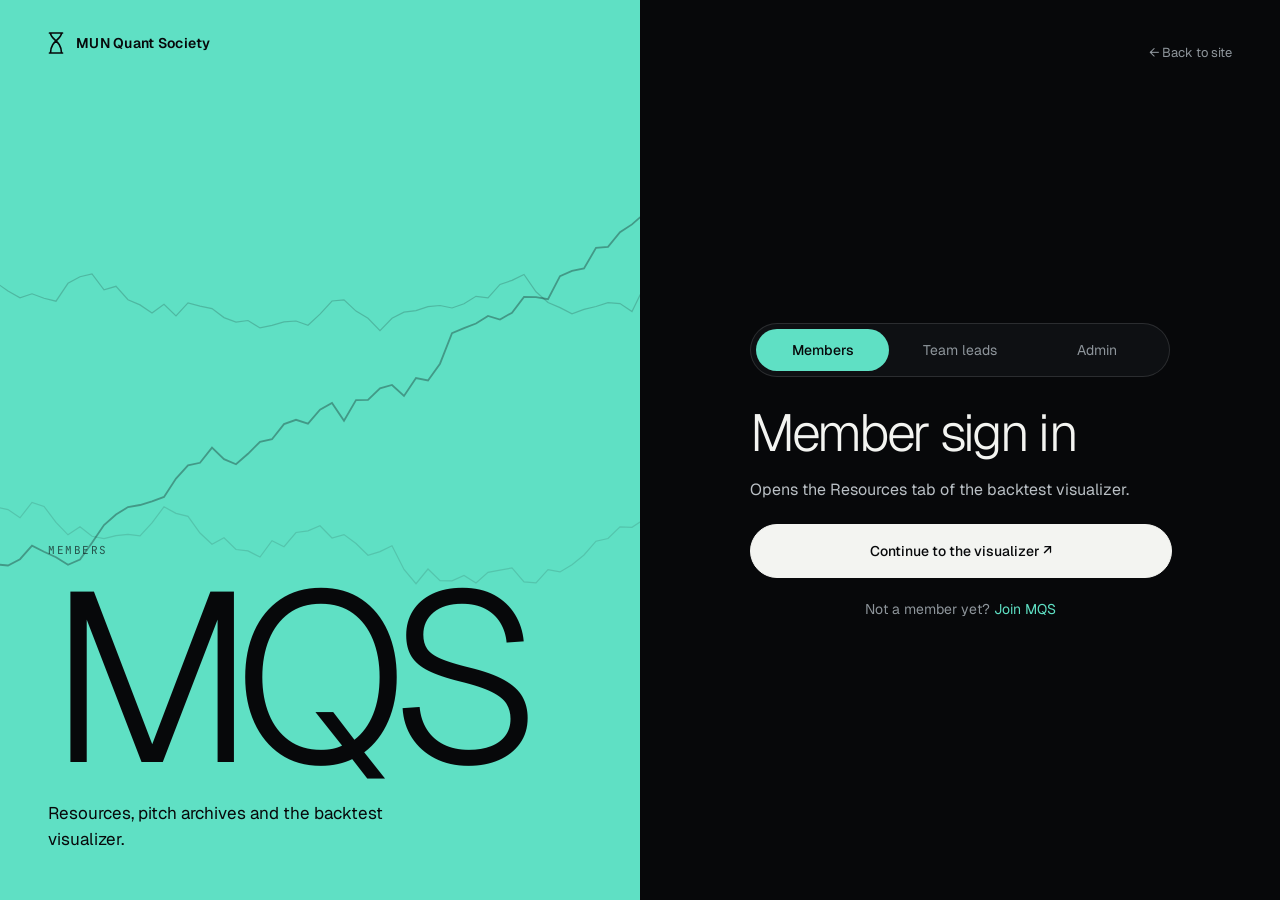
<file: signin.html>
<!doctype html>
<html lang="en">
<head>
<meta charset="utf-8">
<meta name="viewport" content="width=device-width, initial-scale=1">
<title>Sign in — MUN Quant Society</title>
<meta name="description" content="Sign in to MUN Quant Society resources.">
<meta name="theme-color" content="#07080a">
<meta property="og:type" content="website">
<meta property="og:title" content="Sign in — MUN Quant Society">
<meta property="og:description" content="Sign in to MUN Quant Society resources.">
<link rel="icon" href="favicon.svg" type="image/svg+xml">
<link rel="preconnect" href="https://fonts.googleapis.com">
<link rel="preconnect" href="https://fonts.gstatic.com" crossorigin>
<link rel="stylesheet" href="https://fonts.googleapis.com/css2?family=Geist:wght@300;400;500;600&amp;family=JetBrains+Mono:wght@400;500&amp;display=swap">
<link rel="stylesheet" href="assets/css/signin.css">
</head>
<body class="page-signin">

<main id="main">

<div id="signin" class="page c-teal">
<div class="panel">
<svg class="walks" viewBox="0 0 720 900" preserveAspectRatio="xMidYMid slice" aria-hidden="true">
<path class="w w1" pathLength="1" d="M0 260.0 L12 277.5 L24 284.3 L36 282.6 L48 290.9 L60 297.8 L72 293.8 L84 298.3 L96 301.2 L108 283.3 L120 276.7 L132 273.9 L144 289.8 L156 286.3 L168 299.7 L180 304.9 L192 313.0 L204 304.2 L216 315.9 L228 302.9 L240 306.1 L252 308.6 L264 317.6 L276 322.1 L288 320.5 L300 327.9 L312 325.3 L324 321.8 L336 321.0 L348 325.3 L360 314.2 L372 301.0 L384 299.8 L396 311.1 L408 318.3 L420 330.7 L432 318.3 L444 312.2 L456 310.6 L468 306.7 L480 305.5 L492 308.0 L504 303.7 L516 296.3 L528 297.8 L540 284.4 L552 280.4 L564 274.4 L576 291.8 L588 302.5 L600 307.6 L612 313.8 L624 309.4 L636 306.5 L648 302.7 L660 303.6 L672 311.5 L684 287.1 L696 301.1 L708 293.3 L720 297.7" style="opacity: .18"></path>
<path class="w w2" pathLength="1" d="M0 480.0 L12 490.6 L24 501.1 L36 507.0 L48 509.6 L60 517.8 L72 502.4 L84 506.4 L96 522.3 L108 534.8 L120 526.8 L132 536.3 L144 538.7 L156 535.6 L168 534.3 L180 535.9 L192 522.9 L204 506.8 L216 513.4 L228 516.4 L240 533.0 L252 544.3 L264 537.8 L276 549.5 L288 550.9 L300 557.1 L312 540.7 L324 546.7 L336 532.5 L348 530.8 L360 525.8 L372 538.0 L384 534.6 L396 543.5 L408 555.3 L420 551.6 L432 545.7 L444 569.5 L456 583.7 L468 569.0 L480 580.7 L492 580.9 L504 575.5 L516 583.0 L528 572.4 L540 570.2 L552 567.9 L564 581.9 L576 582.8 L588 569.6 L600 571.9 L612 564.7 L624 555.0 L636 541.2 L648 538.5 L660 526.8 L672 527.3 L684 519.3 L696 521.1 L708 513.0 L720 525.8" style="opacity: .12"></path>
<path class="w w3" pathLength="1" d="M0 620.0 L12 585.6 L24 584.7 L36 564.4 L48 565.5 L60 559.2 L72 545.6 L84 551.7 L96 557.3 L108 564.8 L120 559.5 L132 542.8 L144 525.0 L156 514.5 L168 507.1 L180 505.0 L192 501.3 L204 496.9 L216 478.6 L228 465.3 L240 462.8 L252 447.7 L264 459.2 L276 464.3 L288 453.8 L300 441.8 L312 439.2 L324 424.1 L336 419.8 L348 423.7 L360 409.7 L372 402.9 L384 420.7 L396 400.1 L408 399.9 L420 388.4 L432 385.0 L444 395.9 L456 378.0 L468 380.5 L480 363.7 L492 333.1 L504 328.2 L516 323.5 L528 316.0 L540 319.5 L552 312.7 L564 296.9 L576 297.2 L588 299.2 L600 276.2 L612 270.9 L624 268.4 L636 247.9 L648 246.8 L660 232.2 L672 224.4 L684 213.8 L696 210.9 L708 205.7 L720 210.0" style="opacity: .32; stroke-width: 1.8"></path>
</svg>
<a href="index.html" class="brand"><svg width="16" height="22" viewBox="0 0 16 22" fill="none" stroke="#07080a" stroke-width="1.7" stroke-linecap="round" aria-hidden="true"><path d="M1.5 1h13M1.5 21h13M2.5 1c0 6.5 11 7.5 11 20M13.5 1c0 6.5-11 7.5-11 20"></path></svg><span>MUN Quant Society</span></a>
<div style="position: relative">
<p class="mono" style="margin-bottom: 24px" data-out-tag>Members</p>
<p class="mq">MQS</p>
<p class="ptxt" data-out-panel>Resources, pitch archives and the backtest visualizer.</p>
</div>
</div>
<div class="side">
<a class="back" href="index.html">← Back to site</a>
<div class="form">
<div class="roles" role="group" aria-label="Sign in as">
<button type="button" class="rl c-teal on" aria-pressed="true" data-role="0" data-colour="c-teal" data-tag="Members" data-title="Member sign in" data-sub="Opens the Resources tab of the backtest visualizer." data-panel="Resources, pitch archives and the backtest visualizer.">Members</button>
<button type="button" class="rl c-amber" aria-pressed="false" data-role="1" data-colour="c-amber" data-tag="Team leads" data-title="Team lead sign in" data-sub="Team lead tools are not live yet." data-panel="Resources for your team, kept up to date.">Team leads</button>
<button type="button" class="rl c-violet" aria-pressed="false" data-role="2" data-colour="c-violet" data-tag="Admin" data-title="Admin sign in" data-sub="Admin tools are not live yet." data-panel="Keeping the MQS site up to date.">Admin</button>
</div>
<div><h1 style="margin: 0; font-size: 52px; font-weight: 300; letter-spacing: -.045em" data-out-title>Member sign in</h1><p class="sub" data-out-sub>Opens the Resources tab of the backtest visualizer.</p></div>
<div style="display: flex; flex-direction: column; gap: 22px" data-role-body="0">
<a class="btn" href="#" data-todo="Backtest visualizer URL, e.g. https://…/resources">Continue to the visualizer ↗</a>
<p style="margin: 0; text-align: center; color: #8e959b; font-size: 14px">Not a member yet? <a href="index.html#join" style="color: var(--c)">Join MQS</a></p>
</div>
<div style="display: flex; flex-direction: column; gap: 22px" data-role-body="1" hidden>
<p style="margin: 0; color: #b9bfc4; line-height: 1.6">Until they are, send new or updated resources to an MQS admin and they will add them.</p>
<a class="btn" href="mailto:munquantsociety@gmail.com?subject=Team%20resource%20update">Email an admin</a>
</div>
<div style="display: flex; flex-direction: column; gap: 22px" data-role-body="2" hidden>
<p style="margin: 0; color: #b9bfc4; line-height: 1.6">For now, changes to the site are made by the MQS web team.</p>
<a class="btn" href="mailto:munquantsociety@gmail.com?subject=Website%20update">Contact the web team</a>
</div>
</div>
</div>
</div>
</main>

<script src="assets/js/main.js" defer></script>
</body>
</html>
</file>
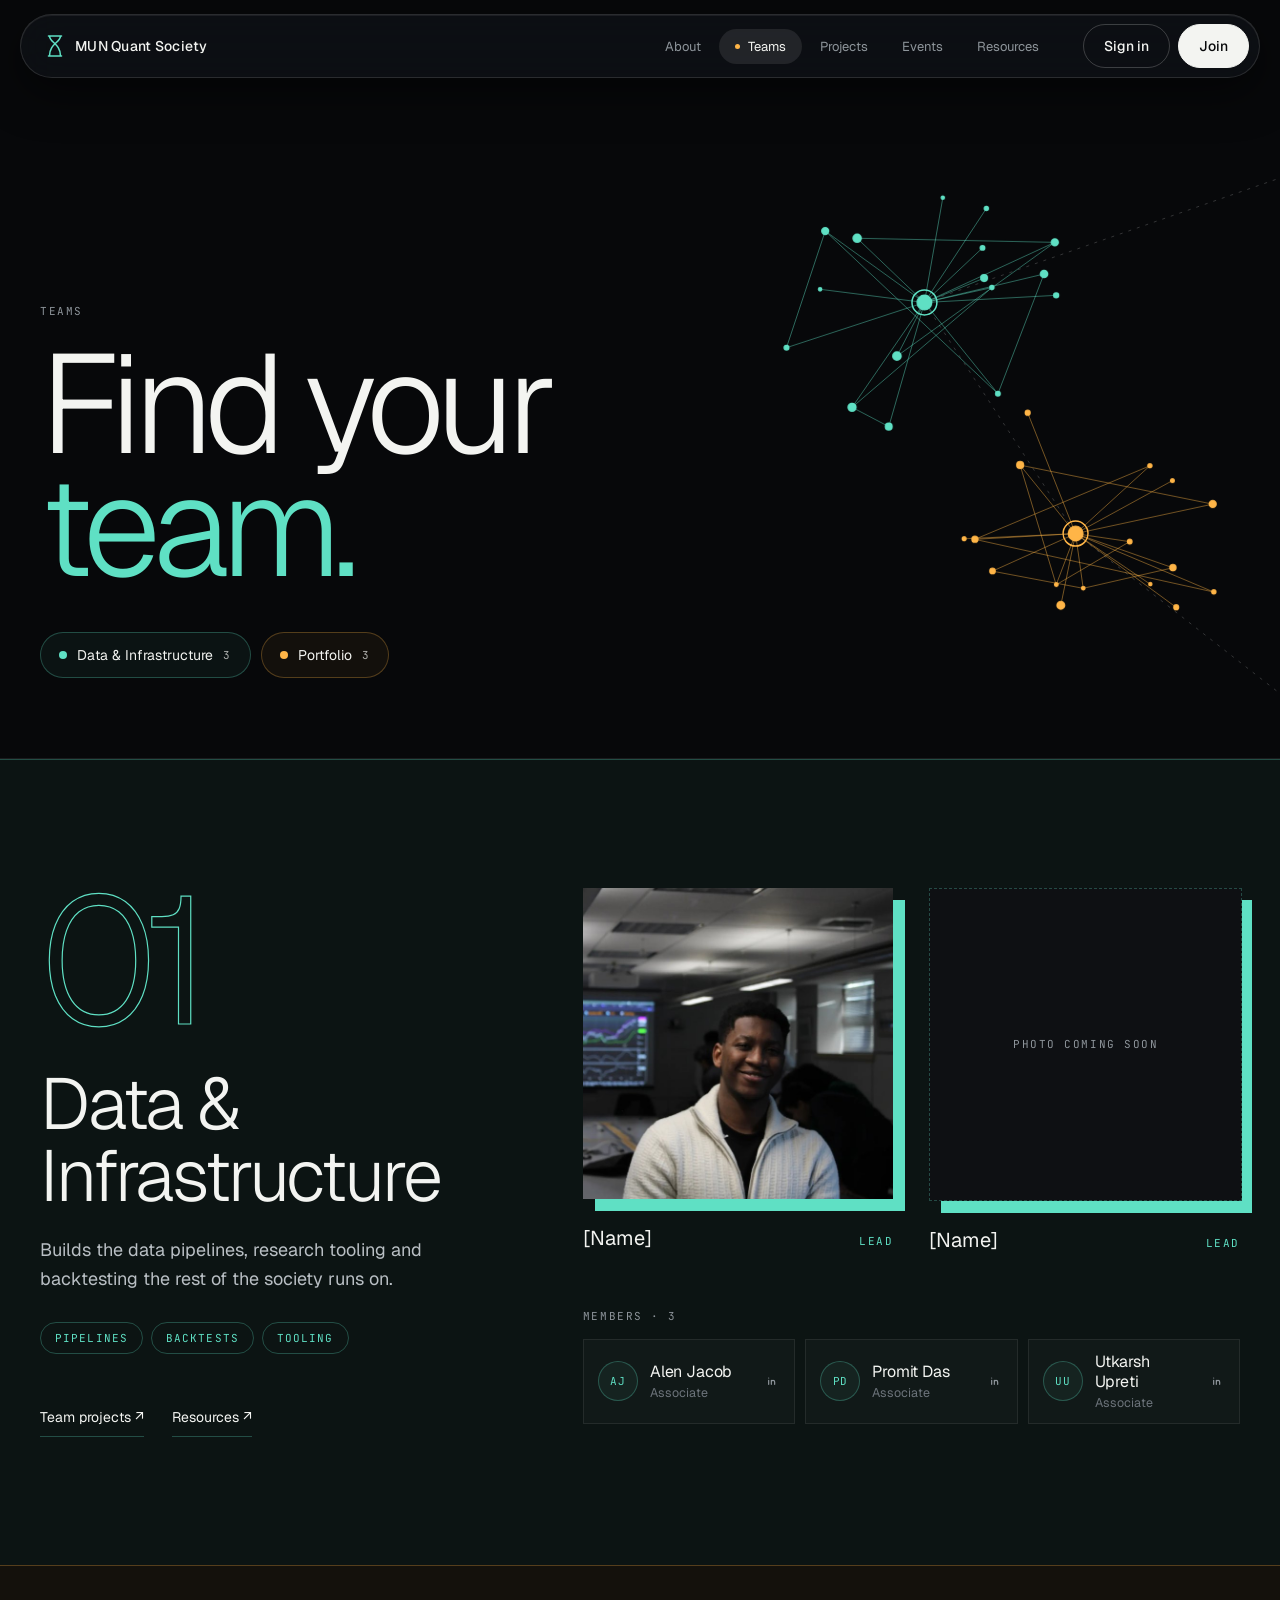
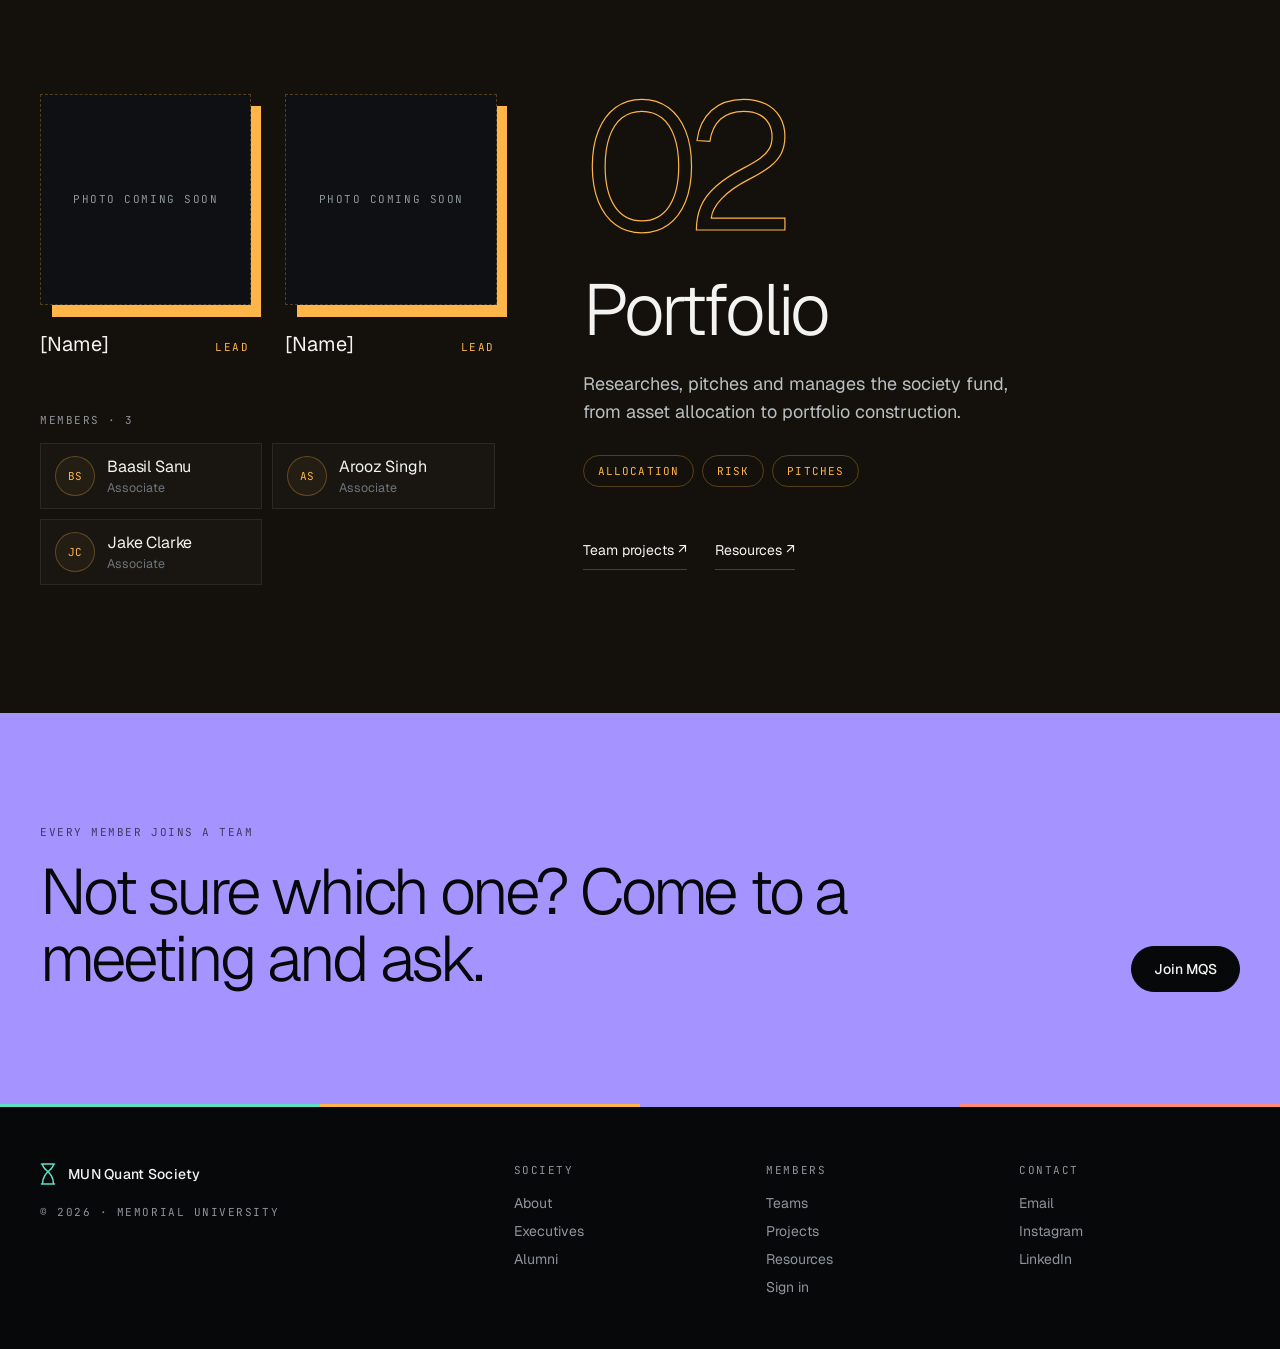
<file: teams.html>
<!doctype html>
<html lang="en">
<head>
<meta charset="utf-8">
<meta name="viewport" content="width=device-width, initial-scale=1">
<title>Teams — MUN Quant Society</title>
<meta name="description" content="Data &amp; Infrastructure and Portfolio: find the MUN Quant Society team that fits you.">
<meta name="theme-color" content="#07080a">
<meta property="og:type" content="website">
<meta property="og:title" content="Teams — MUN Quant Society">
<meta property="og:description" content="Data &amp; Infrastructure and Portfolio: find the MUN Quant Society team that fits you.">
<link rel="icon" href="favicon.svg" type="image/svg+xml">
<link rel="preconnect" href="https://fonts.googleapis.com">
<link rel="preconnect" href="https://fonts.gstatic.com" crossorigin>
<link rel="stylesheet" href="https://fonts.googleapis.com/css2?family=Geist:wght@300;400;500;600&amp;family=JetBrains+Mono:wght@400;500&amp;display=swap">
<link rel="stylesheet" href="assets/css/base.css">
<link rel="stylesheet" href="assets/css/teams.css">
</head>
<body class="page-teams">
<a class="skip" href="#main">Skip to content</a>
<header class="nav"><div class="wrap navin">
<a href="index.html" class="brand" aria-label="MUN Quant Society, home"><svg width="16" height="22" viewBox="0 0 16 22" fill="none" stroke="#5fe0c4" stroke-width="1.6" stroke-linecap="round" aria-hidden="true"><path d="M1.5 1h13M1.5 21h13M2.5 1c0 6.5 11 7.5 11 20M13.5 1c0 6.5-11 7.5-11 20"></path></svg><span>MUN Quant Society</span></a>
<nav class="links" aria-label="Main"><a href="about.html">About</a><a href="teams.html" class="on" aria-current="page">Teams</a><a href="projects.html">Projects</a><a href="events.html">Events</a><a href="resources.html">Resources</a></nav>
<div class="navcta"><a class="btn" href="signin.html">Sign in</a><a class="btn btn-w" href="index.html#join">Join</a></div>
</div></header>
<main id="main">

<section class="hero">
<svg class="graph" viewBox="0 0 1440 680" preserveAspectRatio="xMaxYMid meet" aria-hidden="true">
<path class="link" d="M1040 210 L1210 470 M1040 210 L1440 70 M1210 470 L1440 650"></path>
<path class="pkt" pathLength="1" d="M1040 210 L1210 470 L1440 650"></path>
<path class="edge e1" pathLength="1" d="M1040 210 L1174.5 177.9 M1040 210 L964.3 137.7 M1040 210 L1115.9 193.2 M1040 210 L1122.7 312.6 M1040 210 L1186.7 142.3 M1040 210 L958.6 327.9 M1040 210 L928.4 129.6 M1040 210 L1009.1 270.3 M1040 210 L999.9 349.6 M1040 210 L884.8 260.8 M1040 210 L922.6 195.1 M1040 210 L1107.1 182.5 M1040 210 L1188.2 201.9 M1040 210 L1105.4 148.5 M1040 210 L1109.7 104.1 M1040 210 L1060.7 92.0 M1174.5 177.9 L1122.7 312.6 M964.3 137.7 L1186.7 142.3 M1115.9 193.2 L958.6 327.9 M1122.7 312.6 L928.4 129.6 M1186.7 142.3 L1009.1 270.3 M958.6 327.9 L999.9 349.6 M928.4 129.6 L884.8 260.8 " style="stroke: #5fe0c4; stroke-opacity: .45"></path>
<path class="edge e2" pathLength="1" d="M1210 470 L1364.3 436.8 M1210 470 L1293.6 393.7 M1210 470 L1116.5 512.2 M1210 470 L1147.6 392.9 M1210 470 L1096.7 476.4 M1210 470 L1218.6 531.5 M1210 470 L1188.2 527.5 M1210 470 L1365.5 535.7 M1210 470 L1319.4 508.4 M1210 470 L1270.8 479.0 M1210 470 L1084.6 475.8 M1210 470 L1318.9 410.4 M1210 470 L1323.2 552.9 M1210 470 L1156.1 334.1 M1210 470 L1294.1 526.9 M1210 470 L1193.4 550.7 M1364.3 436.8 L1147.6 392.9 M1293.6 393.7 L1096.7 476.4 M1116.5 512.2 L1218.6 531.5 M1147.6 392.9 L1188.2 527.5 M1096.7 476.4 L1365.5 535.7 M1218.6 531.5 L1319.4 508.4 M1188.2 527.5 L1270.8 479.0 " style="stroke: #ffb547; stroke-opacity: .45"></path>
<path class="node n1" d="M1031.0 210.0 a9 9 0 1 0 18 0 a9 9 0 1 0 -18 0 M1169.7 177.9 a4.876633543055505 4.876633543055505 0 1 0 9.75326708611101 0 a4.876633543055505 4.876633543055505 0 1 0 -9.75326708611101 0 M958.9 137.7 a5.4082365850917995 5.4082365850917995 0 1 0 10.816473170183599 0 a5.4082365850917995 5.4082365850917995 0 1 0 -10.816473170183599 0 M1112.8 193.2 a3.1035200632177293 3.1035200632177293 0 1 0 6.207040126435459 0 a3.1035200632177293 3.1035200632177293 0 1 0 -6.207040126435459 0 M1119.3 312.6 a3.360991639085114 3.360991639085114 0 1 0 6.721983278170228 0 a3.360991639085114 3.360991639085114 0 1 0 -6.721983278170228 0 M1182.0 142.3 a4.697139017051086 4.697139017051086 0 1 0 9.394278034102172 0 a4.697139017051086 4.697139017051086 0 1 0 -9.394278034102172 0 M953.3 327.9 a5.254230262245983 5.254230262245983 0 1 0 10.508460524491966 0 a5.254230262245983 5.254230262245983 0 1 0 -10.508460524491966 0 M923.7 129.6 a4.65784792881459 4.65784792881459 0 1 0 9.31569585762918 0 a4.65784792881459 4.65784792881459 0 1 0 -9.31569585762918 0 M1003.6 270.3 a5.46842178190127 5.46842178190127 0 1 0 10.93684356380254 0 a5.46842178190127 5.46842178190127 0 1 0 -10.93684356380254 0 M995.3 349.6 a4.549235964426771 4.549235964426771 0 1 0 9.098471928853542 0 a4.549235964426771 4.549235964426771 0 1 0 -9.098471928853542 0 M881.4 260.8 a3.439372261520475 3.439372261520475 0 1 0 6.87874452304095 0 a3.439372261520475 3.439372261520475 0 1 0 -6.87874452304095 0 M920.0 195.1 a2.613926455611363 2.613926455611363 0 1 0 5.227852911222726 0 a2.613926455611363 2.613926455611363 0 1 0 -5.227852911222726 0 M1102.6 182.5 a4.526735256658867 4.526735256658867 0 1 0 9.053470513317734 0 a4.526735256658867 4.526735256658867 0 1 0 -9.053470513317734 0 M1184.6 201.9 a3.590652758721262 3.590652758721262 0 1 0 7.181305517442524 0 a3.590652758721262 3.590652758721262 0 1 0 -7.181305517442524 0 M1102.0 148.5 a3.3343463672790676 3.3343463672790676 0 1 0 6.668692734558135 0 a3.3343463672790676 3.3343463672790676 0 1 0 -6.668692734558135 0 M1106.6 104.1 a3.067565005971119 3.067565005971119 0 1 0 6.135130011942238 0 a3.067565005971119 3.067565005971119 0 1 0 -6.135130011942238 0 M1058.1 92.0 a2.5762158625293523 2.5762158625293523 0 1 0 5.152431725058705 0 a2.5762158625293523 2.5762158625293523 0 1 0 -5.152431725058705 0 " style="fill: #5fe0c4"></path>
<path class="node n2" d="M1201.0 470.0 a9 9 0 1 0 18 0 a9 9 0 1 0 -18 0 M1359.6 436.8 a4.669483381556347 4.669483381556347 0 1 0 9.338966763112694 0 a4.669483381556347 4.669483381556347 0 1 0 -9.338966763112694 0 M1290.5 393.7 a3.0686189946718514 3.0686189946718514 0 1 0 6.137237989343703 0 a3.0686189946718514 3.0686189946718514 0 1 0 -6.137237989343703 0 M1112.7 512.2 a3.7947751169558614 3.7947751169558614 0 1 0 7.589550233911723 0 a3.7947751169558614 3.7947751169558614 0 1 0 -7.589550233911723 0 M1143.0 392.9 a4.6087040160782635 4.6087040160782635 0 1 0 9.217408032156527 0 a4.6087040160782635 4.6087040160782635 0 1 0 -9.217408032156527 0 M1092.6 476.4 a4.11975700664334 4.11975700664334 0 1 0 8.23951401328668 0 a4.11975700664334 4.11975700664334 0 1 0 -8.23951401328668 0 M1215.9 531.5 a2.7095505639445037 2.7095505639445037 0 1 0 5.419101127889007 0 a2.7095505639445037 2.7095505639445037 0 1 0 -5.419101127889007 0 M1185.5 527.5 a2.784224467817694 2.784224467817694 0 1 0 5.568448935635388 0 a2.784224467817694 2.784224467817694 0 1 0 -5.568448935635388 0 M1362.4 535.7 a3.1001330339349806 3.1001330339349806 0 1 0 6.200266067869961 0 a3.1001330339349806 3.1001330339349806 0 1 0 -6.200266067869961 0 M1315.3 508.4 a4.185180371860042 4.185180371860042 0 1 0 8.370360743720084 0 a4.185180371860042 4.185180371860042 0 1 0 -8.370360743720084 0 M1267.6 479.0 a3.279873711289838 3.279873711289838 0 1 0 6.559747422579676 0 a3.279873711289838 3.279873711289838 0 1 0 -6.559747422579676 0 M1081.7 475.8 a2.8945796529296786 2.8945796529296786 0 1 0 5.789159305859357 0 a2.8945796529296786 2.8945796529296786 0 1 0 -5.789159305859357 0 M1316.1 410.4 a2.82513116998598 2.82513116998598 0 1 0 5.65026233997196 0 a2.82513116998598 2.82513116998598 0 1 0 -5.65026233997196 0 M1319.7 552.9 a3.4627829575911164 3.4627829575911164 0 1 0 6.925565915182233 0 a3.4627829575911164 3.4627829575911164 0 1 0 -6.925565915182233 0 M1152.6 334.1 a3.485867728944868 3.485867728944868 0 1 0 6.971735457889736 0 a3.485867728944868 3.485867728944868 0 1 0 -6.971735457889736 0 M1291.5 526.9 a2.5449625556357205 2.5449625556357205 0 1 0 5.089925111271441 0 a2.5449625556357205 2.5449625556357205 0 1 0 -5.089925111271441 0 M1188.3 550.7 a5.0562591487541795 5.0562591487541795 0 1 0 10.112518297508359 0 a5.0562591487541795 5.0562591487541795 0 1 0 -10.112518297508359 0 " style="fill: #ffb547"></path>
<path class="halo h1" d="M1026.0 210.0 a14 14 0 1 0 28 0 a14 14 0 1 0 -28 0 " style="stroke: #5fe0c4"></path>
<path class="halo h2" d="M1196.0 470.0 a14 14 0 1 0 28 0 a14 14 0 1 0 -28 0 " style="stroke: #ffb547"></path>
</svg>
<div class="wrap herotext">
<p class="mono in">Teams</p>
<h1 class="in d1">Find your<br><span>team.</span></h1>
<div class="chips in d2">
<a class="tchip c-teal" href="#data"><i></i>Data &amp; Infrastructure<span class="mono" style="color: inherit; opacity: .7">3</span></a>
<a class="tchip c-amber" href="#portfolio"><i></i>Portfolio<span class="mono" style="color: inherit; opacity: .7">3</span></a>
</div>
</div>
</section>

<section class="team c-teal" id="data">
<div class="wrap tin">
<div class="rv">
<span class="bignum">01</span>
<h2 class="tname">Data &amp; Infrastructure</h2>
<p style="margin: 0; color: #b9bfc4; font-size: 18px; line-height: 1.6; max-width: 440px">Builds the data pipelines, research tooling and backtesting the rest of the society runs on.</p>
<div class="focus"><span>Pipelines</span><span>Backtests</span><span>Tooling</span></div>
<div style="display: flex; gap: 28px; flex-wrap: wrap; margin-top: 44px"><a class="ulink" href="projects.html">Team projects ↗</a><a class="ulink" href="resources.html">Resources ↗</a></div>
</div>
<div class="rv2">
<div class="leads">
<figure style="margin: 0">
<div class="fr"><div class="im"><img src="assets/img/exec-4.jpg" alt="Portrait of [Name]" loading="lazy" decoding="async"></div></div>
<figcaption style="display: flex; justify-content: space-between; align-items: baseline; gap: 12px; margin-top: 26px"><span style="font-size: 20px">[Name]</span><span class="mono" style="color: var(--c)">Lead</span></figcaption>
</figure>
<figure style="margin: 0">
<div class="fr"><div class="empty"><span class="mono">Photo coming soon</span></div></div>
<figcaption style="display: flex; justify-content: space-between; align-items: baseline; gap: 12px; margin-top: 26px"><span style="font-size: 20px">[Name]</span><span class="mono" style="color: var(--c)">Lead</span></figcaption>
</figure>
</div>
<div class="mh"><p class="mono">Members · 3</p><p class="mono" style="color: var(--dim)" data-showing></p></div>
<div class="mg" data-initial="9">
<div class="mc">
<span class="av" aria-hidden="true">AJ</span>
<span class="who"><span class="nm">Alen Jacob</span><span class="rl">Associate</span></span>
<a class="lk" href="#" data-todo="LinkedIn link for Alen Jacob" aria-label="Alen Jacob on LinkedIn"><svg width="16" height="16" viewBox="0 0 24 24" fill="none" stroke="currentColor" stroke-width="1.8" stroke-linecap="round" aria-hidden="true"><path d="M7 17v-6M7 7.5v.01M11 17v-6M11 13.5a2.5 2.5 0 0 1 5 0V17"></path></svg></a>
</div>
<div class="mc">
<span class="av" aria-hidden="true">PD</span>
<span class="who"><span class="nm">Promit Das</span><span class="rl">Associate</span></span>
<a class="lk" href="#" data-todo="LinkedIn link for Promit Das" aria-label="Promit Das on LinkedIn"><svg width="16" height="16" viewBox="0 0 24 24" fill="none" stroke="currentColor" stroke-width="1.8" stroke-linecap="round" aria-hidden="true"><path d="M7 17v-6M7 7.5v.01M11 17v-6M11 13.5a2.5 2.5 0 0 1 5 0V17"></path></svg></a>
</div>
<div class="mc">
<span class="av" aria-hidden="true">UU</span>
<span class="who"><span class="nm">Utkarsh Upreti</span><span class="rl">Associate</span></span>
<a class="lk" href="#" data-todo="LinkedIn link for Utkarsh Upreti" aria-label="Utkarsh Upreti on LinkedIn"><svg width="16" height="16" viewBox="0 0 24 24" fill="none" stroke="currentColor" stroke-width="1.8" stroke-linecap="round" aria-hidden="true"><path d="M7 17v-6M7 7.5v.01M11 17v-6M11 13.5a2.5 2.5 0 0 1 5 0V17"></path></svg></a>
</div>
</div>
</div>
</div>
</section>

<section class="team c-amber rev" id="portfolio">
<div class="wrap tin">
<div class="rv">
<span class="bignum">02</span>
<h2 class="tname">Portfolio</h2>
<p style="margin: 0; color: #b9bfc4; font-size: 18px; line-height: 1.6; max-width: 440px">Researches, pitches and manages the society fund, from asset allocation to portfolio construction.</p>
<div class="focus"><span>Allocation</span><span>Risk</span><span>Pitches</span></div>
<div style="display: flex; gap: 28px; flex-wrap: wrap; margin-top: 44px"><a class="ulink" href="projects.html">Team projects ↗</a><a class="ulink" href="resources.html">Resources ↗</a></div>
</div>
<div class="rv2">
<div class="leads">
<figure style="margin: 0">
<div class="fr"><div class="empty"><span class="mono">Photo coming soon</span></div></div>
<figcaption style="display: flex; justify-content: space-between; align-items: baseline; gap: 12px; margin-top: 26px"><span style="font-size: 20px">[Name]</span><span class="mono" style="color: var(--c)">Lead</span></figcaption>
</figure>
<figure style="margin: 0">
<div class="fr"><div class="empty"><span class="mono">Photo coming soon</span></div></div>
<figcaption style="display: flex; justify-content: space-between; align-items: baseline; gap: 12px; margin-top: 26px"><span style="font-size: 20px">[Name]</span><span class="mono" style="color: var(--c)">Lead</span></figcaption>
</figure>
</div>
<div class="mh"><p class="mono">Members · 3</p><p class="mono" style="color: var(--dim)" data-showing></p></div>
<div class="mg" data-initial="9">
<div class="mc">
<span class="av" aria-hidden="true">BS</span>
<span class="who"><span class="nm">Baasil Sanu</span><span class="rl">Associate</span></span>
</div>
<div class="mc">
<span class="av" aria-hidden="true">AS</span>
<span class="who"><span class="nm">Arooz Singh</span><span class="rl">Associate</span></span>
</div>
<div class="mc">
<span class="av" aria-hidden="true">JC</span>
<span class="who"><span class="nm">Jake Clarke</span><span class="rl">Associate</span></span>
</div>
</div>
</div>
</div>
</section>

<section class="band">
<div class="wrap" style="padding-top: 112px; padding-bottom: 112px; display: flex; justify-content: space-between; align-items: end; gap: 40px; flex-wrap: wrap">
<div><p class="mono">Every member joins a team</p><p style="margin: 20px 0 0; font-size: 64px; font-weight: 300; letter-spacing: -.05em; line-height: 1.04; max-width: 820px">Not sure which one? Come to a meeting and ask.</p></div>
<a class="btn btn-k" href="index.html#join">Join MQS</a>
</div>
</section>
<div class="spec" aria-hidden="true"><i style="background: #5fe0c4"></i><i style="background: #ffb547"></i><i style="background: #a594ff"></i><i style="background: #ff8a7a"></i></div>
</main>
<footer class="wrap foot">
<div><a href="index.html" class="brand" style="padding: 0"><svg width="16" height="22" viewBox="0 0 16 22" fill="none" stroke="#5fe0c4" stroke-width="1.6" stroke-linecap="round" aria-hidden="true"><path d="M1.5 1h13M1.5 21h13M2.5 1c0 6.5 11 7.5 11 20M13.5 1c0 6.5-11 7.5-11 20"></path></svg><span style="color: #f3f4f1">MUN Quant Society</span></a><p class="mono" style="margin-top: 20px">© 2026 · Memorial University</p></div>
<div><p class="mono" style="margin-bottom: 12px">Society</p><a href="about.html">About</a><a href="about.html#executives">Executives</a><a href="about.html#alumni">Alumni</a></div>
<div><p class="mono" style="margin-bottom: 12px">Members</p><a href="teams.html">Teams</a><a href="projects.html">Projects</a><a href="resources.html">Resources</a><a href="signin.html">Sign in</a></div>
<div><p class="mono" style="margin-bottom: 12px">Contact</p><a href="mailto:munquantsociety@gmail.com">Email</a><a href="#" data-todo="Instagram link">Instagram</a><a href="#" data-todo="LinkedIn link">LinkedIn</a></div>
</footer>
<script src="assets/js/main.js" defer></script>
</body>
</html>
</file>
<file: assets/css/base.css>
:root{--bg:#07080a;--s1:#0e1013;--s2:#15181c;--tx:#f3f4f1;--mu:#8e959b;--dim:#6c737a;--line:rgba(255,255,255,.08);--teal:#5fe0c4;--amber:#ffb547;--violet:#a594ff;--coral:#ff8a7a;--ink:#07080a}
body{margin:0;background:var(--bg);color:var(--tx);font-family:'Geist',system-ui,sans-serif;-webkit-font-smoothing:antialiased}
a{color:inherit;text-decoration:none}
img{display:block}
h1,h2,h3{font-weight:300;letter-spacing:-.04em;margin:0}
main{display:block}
[hidden]{display:none !important}
a:focus-visible,button:focus-visible{outline:2px solid var(--teal);outline-offset:3px}
.skip{position:absolute;left:-9999px;top:8px;z-index:100;padding:10px 16px;border-radius:999px;background:var(--tx);color:var(--ink);font-size:14px}
.skip:focus{left:12px}
.wrap{max-width:1320px;margin:0 auto;padding:0 40px;box-sizing:border-box}
.mono{font-family:'JetBrains Mono',ui-monospace,monospace;font-size:11px;letter-spacing:.14em;text-transform:uppercase;color:var(--mu);margin:0}

/* Floating pill navigation */
.nav{position:sticky;top:0;z-index:50;padding:14px 20px 0;pointer-events:none}
.navin{pointer-events:auto;display:flex;align-items:center;gap:28px;max-width:1240px;min-height:64px;padding:0 10px 0 26px;border-radius:999px;background:rgba(18,21,25,.6);-webkit-backdrop-filter:blur(18px) saturate(1.5);backdrop-filter:blur(18px) saturate(1.5);border:1px solid rgba(255,255,255,.12);box-shadow:0 14px 44px rgba(0,0,0,.5),inset 0 1px 0 rgba(255,255,255,.07)}
.brand{display:flex;align-items:center;gap:12px;font-size:14px;font-weight:500;letter-spacing:.02em}
.links{display:flex;gap:2px;margin-left:auto;font-size:13px;color:var(--mu)}
.links a{display:inline-flex;align-items:center;padding:9px 16px;border-radius:999px;transition:color .2s,background .2s}
.links a:hover{color:var(--tx);background:rgba(255,255,255,.06)}
.links a.on{color:var(--tx);background:rgba(255,255,255,.09)}
.links a.on::before{content:"";width:5px;height:5px;border-radius:50%;background:var(--amber);margin-right:8px}
.navcta{display:flex;gap:8px}
.navcta .btn{min-height:42px;padding:0 20px}
@keyframes navsolid{from{background:rgba(18,21,25,.38);box-shadow:0 0 0 rgba(0,0,0,0),inset 0 1px 0 rgba(255,255,255,.07)}to{background:rgba(12,14,17,.88);box-shadow:0 14px 44px rgba(0,0,0,.55),inset 0 1px 0 rgba(255,255,255,.09)}}
@media (prefers-reduced-motion:no-preference){@supports (animation-timeline:scroll()){.navin{animation:navsolid linear both;animation-timeline:scroll(root);animation-range:0 240px}}}
@media (max-width:1040px){.navin .brand span{display:none}.links a{padding:9px 12px}}

/* Buttons */
.btn{display:inline-flex;align-items:center;justify-content:center;gap:10px;min-height:44px;padding:0 22px;border-radius:999px;font-size:14px;font-weight:500;border:1px solid rgba(255,255,255,.2);white-space:nowrap;transition:background .25s,color .25s,border-color .25s}
.btn:hover{border-color:rgba(255,255,255,.6)}
.btn-w{background:var(--tx);color:var(--ink);border-color:var(--tx)}
.btn-w:hover{background:var(--amber);border-color:var(--amber);color:var(--ink)}
.btn-k{background:var(--ink);color:var(--tx);border-color:var(--ink)}
.btn-k:hover{background:transparent;color:var(--ink);border-color:var(--ink)}

/* Colour strip and footer */
.spec{display:grid;grid-template-columns:repeat(4,1fr);height:3px}
.foot{display:grid;grid-template-columns:2fr 1fr 1fr 1fr;gap:32px;padding-top:56px;padding-bottom:48px}
.foot a{display:block;color:var(--mu);font-size:14px;padding:5px 0}
.foot a:hover{color:var(--tx)}
.foot a.brand{display:flex;padding:0;color:var(--tx);font-size:14px}

/* Motion: entrance animations and scroll reveals (all off for reduced motion) */
@keyframes rise{from{opacity:0;transform:translateY(28px)}to{opacity:1;transform:none}}
@keyframes up{from{opacity:0;transform:translateY(40px)}to{opacity:1;transform:none}}
@media (prefers-reduced-motion:no-preference){
.in{animation:rise 1.1s cubic-bezier(.2,.7,.2,1) both}
.d1{animation-delay:.15s}
.d2{animation-delay:.3s}
@supports (animation-timeline:view()){
.rv{animation:up linear both;animation-timeline:view();animation-range:entry 0% entry 40%}
.rv2{animation:up linear both;animation-timeline:view();animation-range:entry 8% entry 48%}
.rv3{animation:up linear both;animation-timeline:view();animation-range:entry 16% entry 56%}
}
}

@media (max-width:860px){
.wrap{padding:0 20px}
.nav{padding:10px 10px 0}
.navin{flex-wrap:wrap;gap:6px 10px;min-height:0;padding:8px 10px 8px 16px;border-radius:28px}
.links{order:3;width:100%;margin:0;overflow-x:auto;gap:0;justify-content:space-between}
.links a{padding:9px 8px}
.navcta{margin-left:auto}
.foot{grid-template-columns:1fr 1fr}
}
</file>
<file: assets/css/home.css>
.c-teal{--c:#5fe0c4}
.c-amber{--c:#ffb547}
.c-violet{--c:#a594ff}
.c-coral{--c:#ff8a7a}
.nav{position:sticky;top:0;z-index:50;padding:14px 20px 0;pointer-events:none;margin-bottom:-78px}
.hero{position:relative;height:900px;overflow:hidden}
.cols{position:absolute;inset:0;background-image:linear-gradient(to right,rgba(255,255,255,.035) 1px,transparent 1px);background-size:calc(100% / 12) 100%}
.walks{position:absolute;inset:0;width:100%;height:100%}
.w{fill:none;stroke-width:1.2;vector-effect:non-scaling-stroke}
.comet{fill:none;stroke:var(--amber);stroke-width:3;vector-effect:non-scaling-stroke;stroke-linecap:round;opacity:0}
.herotext{position:absolute;left:0;right:0;bottom:96px}
.hero h1{font-size:156px;font-weight:300;letter-spacing:-.06em;line-height:.88;margin:0}
.hero h1 span{color:var(--amber)}
.herofoot{display:flex;justify-content:space-between;align-items:end;gap:32px;flex-wrap:wrap;margin-top:48px}
.legend{display:flex;gap:18px;flex-wrap:wrap}
.legend span{display:inline-flex;align-items:center;gap:8px}
.legend i{width:14px;height:2px;display:inline-block}
.advs{padding-top:56px}
.sec{padding-top:160px;padding-bottom:160px}
.statement{font-size:56px;font-weight:300;letter-spacing:-.04em;line-height:1.12;margin:28px 0 0;max-width:1120px}
.mk{font-style:normal;background-repeat:no-repeat;background-position:0 88%;background-size:100% .32em}
.mk.t{background-image:linear-gradient(rgba(95,224,196,.32),rgba(95,224,196,.32))}
.mk.a{background-image:linear-gradient(rgba(255,181,71,.32),rgba(255,181,71,.32))}
.pillars{display:grid;grid-template-columns:repeat(3,minmax(0,1fr));gap:20px;margin-top:104px}
.pc{position:relative;background:var(--s1);border:1px solid var(--line);padding:44px 36px 52px;overflow:hidden;transition:transform .5s cubic-bezier(.2,.7,.2,1),border-color .5s}
.pc::after{content:"";position:absolute;left:0;right:0;bottom:0;height:3px;background:var(--c);transform:scaleX(.18);transform-origin:left;transition:transform .7s cubic-bezier(.2,.7,.2,1)}
.pc:hover{transform:translateY(-6px);border-color:rgba(255,255,255,.18)}
.pc:hover::after{transform:scaleX(1)}
.pc h3{font-size:34px;margin:0 0 12px}
.pc p{margin:0;color:var(--mu);font-size:15.5px;line-height:1.6}
.pc .num{color:var(--c)}
.gl{width:64px;height:44px;margin:28px 0 40px;overflow:visible;display:block}
.gl .ln{fill:none;stroke:var(--c);stroke-width:1.6;stroke-linecap:round}
.gl .bar{fill:var(--c)}
.gl .node{fill:var(--c)}
.fanwrap{display:grid;grid-template-columns:minmax(0,.8fr) minmax(0,1.2fr);gap:40px;align-items:center}
.fan{position:relative;height:560px}
.card{position:absolute;left:50%;top:50%;width:270px;height:370px;margin:-185px 0 0 -135px;display:block;border:0;background:#f3f4f1;border-radius:16px;padding:10px 10px 46px;box-sizing:border-box;text-align:left;font:inherit;cursor:pointer;transform-origin:50% 140%;box-shadow:0 30px 60px rgba(0,0,0,.55);transition:transform .8s cubic-bezier(.2,.7,.2,1)}
.card:focus-visible{outline:2px solid var(--c);outline-offset:4px}
.card .im{width:100%;height:100%;border-radius:10px;overflow:hidden;background:var(--s2)}
.card img{width:100%;height:100%;object-fit:cover}
.card .suit{position:absolute;left:16px;bottom:12px;font-size:20px;line-height:1;color:var(--c)}
.card .cap{position:absolute;right:16px;bottom:15px;font-family:'JetBrains Mono',ui-monospace,monospace;font-size:10.5px;letter-spacing:.12em;text-transform:uppercase;color:#07080a}
.k0{transform:rotate(0deg);z-index:5}
.k1{transform:rotate(10deg);z-index:4}
.k2{transform:rotate(-10deg);z-index:3}
.k3{transform:rotate(20deg);z-index:2}
.k4{transform:rotate(-20deg);z-index:1}
.fan:hover .k0{transform:translateY(-26px)}
.fan:hover .k1{transform:rotate(17deg) translateY(-12px)}
.fan:hover .k2{transform:rotate(-17deg) translateY(-12px)}
.fan:hover .k3{transform:rotate(32deg) translateY(-4px)}
.fan:hover .k4{transform:rotate(-32deg) translateY(-4px)}
.evl{list-style:none;margin:36px 0 0;padding:0;border-top:1px solid var(--line)}
.evl li{border-bottom:1px solid var(--line)}
.evl button{display:flex;align-items:center;gap:14px;width:100%;padding:14px 0;background:none;border:0;color:var(--mu);font:inherit;font-size:22px;font-weight:300;letter-spacing:-.02em;text-align:left;cursor:pointer;transition:color .3s,padding .35s cubic-bezier(.2,.7,.2,1)}
.evl button i{font-style:normal;color:var(--c);width:18px}
.evl button:hover,.evl button.on{color:var(--tx)}
.evl button.on{padding-left:12px}
.trow{display:grid;grid-template-columns:80px minmax(0,1fr) auto 56px;gap:24px;align-items:center;padding:40px 0;border-top:1px solid var(--line);position:relative}
.trow::after{content:"";position:absolute;left:0;right:0;bottom:-1px;height:2px;background:var(--c);transform:scaleX(0);transform-origin:left;transition:transform .7s cubic-bezier(.2,.7,.2,1)}
.trow:hover::after{transform:scaleX(1)}
.trow .num{color:var(--c)}
.tname{font-size:72px;font-weight:300;letter-spacing:-.05em;line-height:1;transition:transform .6s cubic-bezier(.2,.7,.2,1),color .4s}
.trow:hover .tname{transform:translateX(18px);color:var(--c)}
.arr{width:56px;height:56px;border-radius:50%;border:1px solid rgba(255,255,255,.18);display:flex;align-items:center;justify-content:center;transition:background .3s,color .3s,border-color .3s,transform .4s}
.trow:hover .arr{background:var(--c);border-color:var(--c);color:var(--ink);transform:rotate(-45deg)}
.pgrid{display:grid;grid-template-columns:repeat(3,minmax(0,1fr));gap:28px;align-items:start}
.prc{display:flex;flex-direction:column;gap:16px}
.prc:nth-child(2){margin-top:96px}
.prc:nth-child(3){margin-top:192px}
.duo{position:relative;background:var(--c);overflow:hidden;aspect-ratio:4 / 5}
.duo img{width:100%;height:100%;object-fit:cover;filter:grayscale(1) contrast(1.15);mix-blend-mode:multiply;transition:filter .6s,transform .9s cubic-bezier(.2,.7,.2,1)}
.prc:hover .duo img{filter:none;mix-blend-mode:normal;transform:scale(1.04)}
.prc h3{font-size:32px;line-height:1.05;transition:color .3s}
.prc:hover h3{color:var(--c)}
.sgrid{display:grid;grid-template-columns:repeat(4,minmax(0,1fr));grid-template-rows:240px 240px;gap:16px;margin-top:56px}
.metal{position:relative;overflow:hidden;color:var(--ink);padding:28px 30px;display:flex;flex-direction:column;justify-content:space-between}
.metal .mono{color:rgba(7,8,10,.7)}
.metal .nm{font-weight:400;letter-spacing:-.05em;line-height:.95}
.metal::after{content:"";position:absolute;top:0;bottom:0;left:-60%;width:40%;background:linear-gradient(100deg,transparent,rgba(255,255,255,.45),transparent);transform:skewX(-12deg);transition:left .9s cubic-bezier(.2,.7,.2,1)}
.metal:hover::after{left:130%}
.gold{background:#ffb547}
.silver{background:#cfd4d9}
.bronze{background:#cf8f62}
.advm{position:relative;margin-top:24px;background:linear-gradient(180deg,rgba(255,255,255,.045),transparent 30%,transparent 70%,rgba(255,255,255,.045))}
.advm::before,.advm::after{content:"";position:absolute;left:0;right:0;height:2px;z-index:2;background:linear-gradient(90deg,transparent,var(--teal) 16%,var(--amber) 42%,var(--violet) 68%,var(--coral) 88%,transparent)}
.advm::before{top:0}
.advm::after{bottom:0}
.advg{position:absolute;left:10%;right:10%;height:40px;pointer-events:none;background:linear-gradient(90deg,var(--teal),var(--amber),var(--violet),var(--coral));filter:blur(30px);opacity:.22}
.advg.t{top:-20px}
.advg.b{bottom:-20px}
.advt{position:relative;overflow:hidden;-webkit-mask-image:linear-gradient(90deg,transparent,#000 10%,#000 90%,transparent);mask-image:linear-gradient(90deg,transparent,#000 10%,#000 90%,transparent)}
.advin{display:flex;width:max-content;align-items:center;padding:30px 0}
.advin span{font-size:28px;font-weight:300;letter-spacing:-.02em;white-space:nowrap;padding:0 28px;color:#c9cdd0}
.advin i{width:8px;height:8px;transform:rotate(45deg);display:inline-block;flex:none;background:var(--c)}
.band{background:var(--teal);color:var(--ink)}
.band .mono{color:rgba(7,8,10,.68)}
.big{display:inline-flex;align-items:center;gap:36px;font-size:168px;font-weight:300;letter-spacing:-.065em;line-height:1;margin:32px 0 36px}
.big svg{transition:transform .5s cubic-bezier(.2,.7,.2,1)}
.big:hover svg{transform:translateX(18px) rotate(-45deg)}
@keyframes draw{to{stroke-dashoffset:0}}
@keyframes comet{0%{stroke-dashoffset:1;opacity:0}6%,92%{opacity:1}100%{stroke-dashoffset:0;opacity:0}}
@keyframes bell{0%{stroke-dashoffset:1;opacity:1}45%,80%{stroke-dashoffset:0;opacity:1}100%{stroke-dashoffset:0;opacity:0}}
@keyframes bar{from{transform:scaleY(.25)}to{transform:scaleY(1)}}
@keyframes node{0%,100%{opacity:.35;transform:scale(.8)}50%{opacity:1;transform:scale(1.15)}}
@keyframes marq{to{transform:translateX(-50%)}}
@keyframes glow{0%,100%{opacity:.16}50%{opacity:.32}}
@keyframes mark{from{background-size:0% .32em}to{background-size:100% .32em}}
@media (prefers-reduced-motion:no-preference){
  .w{stroke-dasharray:1;stroke-dashoffset:1;animation:draw 3.4s cubic-bezier(.5,0,.2,1) forwards}
  .w2{animation-delay:.15s}
  .w3{animation-delay:.3s}
  .w4{animation-delay:.45s}
  .w5{animation-delay:.6s}
  .w6{animation-delay:.75s}
  .hot{animation-delay:.2s;animation-duration:3.8s}
  .comet{stroke-dasharray:.05 .95;animation:comet 7s linear 3.6s infinite both}
  .gl .ln.bell{stroke-dasharray:1;animation:bell 4.5s ease-in-out infinite}
  .gl .bar{transform-box:fill-box;transform-origin:50% 100%;animation:bar 1.6s ease-in-out infinite alternate}
  .gl .bar:nth-of-type(2){animation-delay:-.6s}
  .gl .bar:nth-of-type(3){animation-delay:-1.1s}
  .gl .node{transform-box:fill-box;transform-origin:center;animation:node 2.8s ease-in-out infinite}
  .gl .node:nth-of-type(2){animation-delay:-.9s}
  .gl .node:nth-of-type(3){animation-delay:-1.8s}
  .advin{animation:marq 50s linear infinite}
  .advg{animation:glow 6s ease-in-out infinite}
  .advg.b{animation-delay:-3s}
  @supports (animation-timeline:view()){
    .mk{animation:mark linear both;animation-timeline:view();animation-range:entry 30% cover 45%}
  }
}
@media (max-width:860px){
  .links{order:3;width:100%;margin:0;overflow-x:auto;gap:2px}
  .hero{height:780px}
  .hero h1{font-size:74px}
  .statement{font-size:32px}
  .sec{padding-top:96px;padding-bottom:96px}
  .pillars,.pgrid{grid-template-columns:1fr;gap:20px}
  .pillars{margin-top:56px}
  .prc:nth-child(n){margin-top:0}
  .fanwrap{grid-template-columns:1fr;gap:56px}
  .fan{height:460px}
  .card{width:200px;height:280px;margin:-140px 0 0 -100px}
  .evl button{font-size:18px}
  .trow{grid-template-columns:40px minmax(0,1fr) 48px;gap:12px;padding:28px 0}
  .tmeta{display:none}
  .tname{font-size:34px}
  .arr{width:44px;height:44px}
  .sgrid{grid-template-columns:1fr 1fr;grid-template-rows:auto}
  .sgrid>*{grid-column:auto !important;grid-row:auto !important;min-height:160px}
  .sgrid>.gold{grid-column:1 / -1 !important}
  .big{font-size:64px;gap:16px}
  .big svg{width:44px;height:44px}
}
.fanwrap{overflow-x:clip}
.metal .nm{max-width:100%;overflow-wrap:anywhere}
@media (max-width:860px){
.sgrid .gold .nm{font-size:clamp(48px,20vw,84px) !important}
.sgrid .silver .nm{font-size:clamp(30px,11vw,46px) !important}
.sgrid .bronze .nm{font-size:clamp(28px,9vw,40px) !important}
}
</file>
<file: assets/css/about.css>
.c-teal{--c:#5fe0c4}
.c-amber{--c:#ffb547}
.c-violet{--c:#a594ff}
.c-coral{--c:#ff8a7a}
.hero{display:grid;grid-template-columns:minmax(0,1fr) minmax(0,1fr);gap:56px;align-items:center;padding-top:96px;padding-bottom:120px}
.hero h1{font-size:120px;line-height:.9;letter-spacing:-.06em;margin:24px 0 0}
.hero h1 span{color:var(--amber)}
.lead{margin:36px 0 0;max-width:470px;color:#b9bfc4;font-size:18px;line-height:1.65}
.collage{position:relative;height:660px}
.fr{position:absolute}
.fr::before{content:"";position:absolute;inset:0;background:var(--c);transform:translate(16px,16px)}
.fr .im{position:relative;width:100%;height:100%;overflow:hidden;background:var(--s2)}
.fr img{width:100%;height:100%;object-fit:cover;transition:transform .9s cubic-bezier(.2,.7,.2,1)}
.fr:hover img{transform:scale(1.06)}
.f1{left:0;top:56px;width:300px;height:380px;transform:rotate(-3deg)}
.f2{right:10px;top:0;width:290px;height:350px;transform:rotate(2.5deg)}
.f3{left:170px;bottom:10px;width:320px;height:250px;transform:rotate(-1deg)}
.tag{position:absolute;z-index:2;background:var(--c);color:var(--ink);font-family:'JetBrains Mono',ui-monospace,monospace;font-size:10.5px;font-weight:500;letter-spacing:.12em;text-transform:uppercase;padding:7px 10px}
.sec{padding-top:150px;padding-bottom:150px}
.stair{display:flex;flex-direction:column;gap:40px}
.st{width:46%;display:grid;grid-template-columns:auto 1fr;gap:28px;align-items:end}
.st:nth-child(2){margin-left:27%}
.st:nth-child(3){margin-left:54%}
.st .n{font-size:150px;font-weight:300;letter-spacing:-.07em;line-height:.8;color:transparent;-webkit-text-stroke:1.2px var(--c);transition:color .5s}
.st:hover .n{color:var(--c)}
.st h3{font-size:34px;line-height:1.05}
.st p{margin:8px 0 0;color:var(--mu);font-size:15px}
.pres{display:grid;grid-template-columns:auto minmax(0,1fr);gap:96px;align-items:center}
.ringwrap{position:relative;width:520px;height:520px}
.ringwrap .ph{position:absolute;inset:60px;border-radius:50%;overflow:hidden;background:var(--s2)}
.ringwrap .ph img{width:100%;height:100%;object-fit:cover}
.ringwrap svg{position:absolute;inset:0;width:100%;height:100%}
.ringwrap text{font-family:'JetBrains Mono',ui-monospace,monospace;font-size:8.6px;letter-spacing:.24em;text-transform:uppercase;fill:var(--amber)}
.spin{transform-box:view-box;transform-origin:100px 100px}
.exs{display:grid;grid-template-columns:repeat(3,minmax(0,1fr));gap:40px 56px;align-items:start;margin-top:120px}
.ex:nth-child(3n+2){margin-top:96px}
.ex:nth-child(3n){margin-top:192px}
.ex{position:relative;padding-left:56px}
.side{position:absolute;left:0;top:0;bottom:0;writing-mode:vertical-rl;transform:rotate(180deg);display:flex;align-items:center;justify-content:space-between;gap:16px;font-size:28px;font-weight:300;letter-spacing:-.02em;white-space:nowrap}
.side .mono{color:var(--c)}
.duo{position:relative;aspect-ratio:3 / 4;background:var(--c);overflow:hidden}
.duo img{width:100%;height:100%;object-fit:cover;filter:grayscale(1) contrast(1.15);mix-blend-mode:multiply;transition:filter .6s,transform .9s cubic-bezier(.2,.7,.2,1)}
.ex:hover .duo img{filter:none;mix-blend-mode:normal;transform:scale(1.04)}
.li{position:absolute;right:12px;bottom:12px;width:44px;height:44px;border-radius:50%;background:var(--ink);color:var(--tx);display:flex;align-items:center;justify-content:center;opacity:0;transform:translateY(8px);transition:opacity .3s,transform .3s}
.ex:hover .li,.li:focus{opacity:1;transform:none}
.alum{background:rgba(165,148,255,.06);border-top:1px solid rgba(165,148,255,.25);border-bottom:1px solid rgba(165,148,255,.25)}
.arow{display:grid;grid-template-columns:minmax(0,1.1fr) 120px 40px minmax(0,1.3fr) 110px;gap:20px;align-items:center;padding:26px 0;border-top:1px solid var(--line);font-size:18px;transition:padding .35s cubic-bezier(.2,.7,.2,1)}
.arow:hover{padding-left:10px}
.arow a{justify-self:end;color:var(--mu);font-size:14px}
.arow a:hover{color:var(--violet)}
.band{background:var(--amber);color:var(--ink)}
.band .mono{color:rgba(7,8,10,.68)}
@keyframes floatA{0%,100%{translate:0 0}50%{translate:0 -10px}}
@keyframes floatB{0%,100%{translate:0 0}50%{translate:0 12px}}
@keyframes drop{from{opacity:0;translate:0 40px}to{opacity:1;translate:0 0}}
@keyframes spin{to{transform:rotate(360deg)}}
@media (prefers-reduced-motion:no-preference){
  .d3{animation-delay:.45s}
  .f1{animation:drop 1s cubic-bezier(.2,.7,.2,1) .2s both,floatA 7s ease-in-out 1.2s infinite}
  .f2{animation:drop 1s cubic-bezier(.2,.7,.2,1) .35s both,floatB 8s ease-in-out 1.35s infinite}
  .f3{animation:drop 1s cubic-bezier(.2,.7,.2,1) .5s both,floatA 9s ease-in-out 1.5s infinite}
  .spin{animation:spin 22s linear infinite}
}
@media (max-width:860px){
  .links{order:3;width:100%;margin:0;overflow-x:auto;gap:2px}
  .hero{grid-template-columns:1fr;padding-top:56px}
  .hero h1{font-size:60px}
  .collage{height:520px}
  .f1{width:200px;height:260px}
  .f2{width:190px;height:230px}
  .f3{left:70px;width:230px;height:180px}
  .sec{padding-top:96px;padding-bottom:96px}
  .st{width:100%}
  .st:nth-child(n){margin-left:0}
  .st .n{font-size:96px}
  .pres{grid-template-columns:1fr;gap:40px}
  .ringwrap{width:320px;height:320px}
  .ringwrap .ph{inset:38px}
  .exs{grid-template-columns:1fr 1fr;gap:32px 20px;margin-top:72px}
  .ex:nth-child(n){margin-top:0}
  .ex{padding-left:40px}
  .side{font-size:20px}
  .arow{grid-template-columns:1fr auto;gap:6px}
  .arow .yr,.arow .to{display:none}
}
.hero h1{font-size:clamp(48px,6.1vw,88px)}
@media (max-width:860px){.hero h1{font-size:clamp(40px,13.5vw,60px)}}
</file>
<file: assets/css/events.css>
.c-teal{--c:#5fe0c4}
.c-amber{--c:#ffb547}
.c-violet{--c:#a594ff}
.c-coral{--c:#ff8a7a}
.c-white{--c:#f3f4f1}
.head{display:flex;justify-content:space-between;align-items:end;gap:40px;flex-wrap:wrap;padding-top:104px}
.head h1{font-size:160px;line-height:.86;letter-spacing:-.065em}
.head h1 span{color:var(--coral)}
.plead{margin:0;max-width:360px;color:#b9bfc4;font-size:17px;line-height:1.6}
.tilt{position:relative;height:600px;overflow:hidden;margin-top:56px}
.film{position:absolute;left:-6%;right:-6%;top:150px;transform:rotate(-3deg)}
.filmin,.ribin{display:flex;width:max-content}
.shot{flex:none;width:300px;height:380px;margin-right:16px;overflow:hidden;background:var(--s2);position:relative}
.shot img{width:100%;height:100%;object-fit:cover;transition:transform .9s cubic-bezier(.2,.7,.2,1)}
.shot:hover img{transform:scale(1.06)}
.ribbon{position:absolute;left:-6%;right:-6%;top:96px;transform:rotate(2deg);background:var(--coral);color:var(--ink);z-index:2}
.ribin{align-items:center;padding:18px 0}
.ribin span{font-family:'JetBrains Mono',ui-monospace,monospace;font-size:14px;font-weight:500;letter-spacing:.14em;text-transform:uppercase;padding:0 20px;white-space:nowrap}
.weekly{display:grid;grid-template-columns:minmax(0,.5fr) minmax(0,1fr) minmax(0,1fr);gap:20px;align-items:stretch;padding-top:120px;padding-bottom:140px}
.wk{background:var(--c);color:var(--ink);padding:36px 32px;min-height:260px;display:flex;flex-direction:column;justify-content:space-between;transition:transform .5s cubic-bezier(.2,.7,.2,1)}
.wk:hover{transform:translateY(-6px) rotate(-.5deg)}
.wk .mono{color:rgba(7,8,10,.65)}
.wk h3{font-size:44px;line-height:1}
.tabs{display:flex;gap:32px;flex-wrap:wrap;border-bottom:1px solid var(--line)}
.ftab{display:inline-flex;align-items:center;gap:9px;background:none;border:0;border-bottom:2px solid transparent;margin-bottom:-1px;padding:16px 0;min-height:48px;color:var(--mu);font:inherit;font-size:14px;cursor:pointer;transition:color .2s,border-color .2s}
.ftab i{width:7px;height:7px;border-radius:50%;background:var(--c)}
.ftab:hover{color:var(--tx)}
.ftab.on{color:var(--tx);border-bottom-color:var(--c)}
.mas{column-count:3;column-gap:24px;margin-top:48px}
.ev{break-inside:avoid;margin:0 0 48px;display:block}
.ev .im{position:relative;overflow:hidden;background:var(--s2)}
.ev img{width:100%;height:100%;object-fit:cover;transition:transform .9s cubic-bezier(.2,.7,.2,1)}
.ev:hover img{transform:scale(1.05)}
.ev .chip{position:absolute;left:14px;top:14px;background:var(--c);color:var(--ink);font-family:'JetBrains Mono',ui-monospace,monospace;font-size:10.5px;font-weight:500;letter-spacing:.12em;text-transform:uppercase;padding:7px 10px}
.ev h3{font-size:30px;line-height:1.1;margin-top:18px;transition:color .3s}
.ev:hover h3{color:var(--c)}
.ev p{margin:8px 0 0;color:var(--mu);font-size:15px;line-height:1.6}
.upc{display:grid;grid-template-columns:120px minmax(0,1fr) auto 100px;gap:28px;align-items:center;padding:28px 0;border-bottom:1px solid var(--line);transition:padding .35s cubic-bezier(.2,.7,.2,1)}
.upc:hover{padding-left:14px}
.upc .dt p{color:var(--c)}
.upc .dt b{display:block;margin-top:6px;font-size:64px;font-weight:300;letter-spacing:-.05em;line-height:1;color:var(--c)}
.upc h3{font-size:32px;line-height:1.1;transition:color .3s}
.upc:hover h3{color:var(--c)}
.upc .nt{margin:6px 0 0;color:var(--mu);font-size:15px}
.pill{justify-self:start;border:1px solid var(--c);color:var(--c);border-radius:999px;padding:6px 12px;font-family:'JetBrains Mono',ui-monospace,monospace;font-size:10.5px;letter-spacing:.12em;text-transform:uppercase;white-space:nowrap}
.go{justify-self:end;color:var(--tx);transition:color .3s}
.upc:hover .go{color:var(--c)}
.more{background:none;color:var(--tx);font-family:inherit;cursor:pointer}
.band{background:var(--coral);color:var(--ink)}
.band .mono{color:rgba(7,8,10,.65)}
.big{display:inline-flex;align-items:center;gap:32px;font-size:150px;font-weight:300;letter-spacing:-.065em;line-height:1}
.big svg{transition:transform .5s cubic-bezier(.2,.7,.2,1)}
.big:hover svg{transform:translateX(16px) rotate(-45deg)}
@keyframes marq{to{transform:translateX(-50%)}}
@media (prefers-reduced-motion:no-preference){
  .filmin{animation:marq 70s linear infinite}
  .film:hover .filmin{animation-play-state:paused}
  .ribin{animation:marq 30s linear infinite reverse}
}
@media (max-width:860px){
  .links{order:3;width:100%;margin:0;overflow-x:auto;gap:2px}
  .head{padding-top:56px}
  .head h1{font-size:72px}
  .tilt{height:440px}
  .shot{width:200px;height:260px}
  .film{top:110px}
  .ribbon{top:64px}
  .weekly{grid-template-columns:1fr;padding-top:72px;padding-bottom:88px}
  .wk{min-height:180px}
  .wk h3{font-size:32px}
  .upc{grid-template-columns:72px minmax(0,1fr);gap:8px 16px;padding:22px 0}
  .upc .dt b{font-size:40px}
  .upc h3{font-size:24px}
  .upc .pill,.upc .go{grid-column:2;justify-self:start}
  .mas{column-count:1}
  .big{font-size:60px;gap:16px}
  .big svg{width:44px;height:44px}
}
</file>
<file: assets/css/project.css>
.c-teal{--c:#5fe0c4}
.c-amber{--c:#ffb547}
.c-violet{--c:#a594ff}
.hero{position:relative;overflow:hidden;background:var(--amber);color:var(--ink)}
.hero .mono{color:rgba(7,8,10,.62)}
.crumb{display:flex;gap:12px;align-items:center;padding-top:40px}
.crumb a{transition:opacity .2s}
.crumb a:hover{opacity:.6}
.title{font-size:156px;font-weight:300;letter-spacing:-.065em;line-height:.86;margin:96px 0 0;max-width:900px}
.lead{margin:36px 0 0;max-width:560px;font-size:20px;line-height:1.55;color:rgba(7,8,10,.8)}
.facts{display:grid;grid-template-columns:repeat(4,minmax(0,1fr));border-top:1px solid rgba(7,8,10,.22);margin-top:80px}
.facts div{padding:22px 0 40px;display:flex;flex-direction:column;gap:10px;font-size:18px}
.facts div+div{border-left:1px solid rgba(7,8,10,.22);padding-left:24px}
.dial{position:absolute;right:-60px;top:40px;width:560px;height:560px;opacity:.9}
.ring{fill:none;stroke:var(--ink);vector-effect:non-scaling-stroke}
.spin{transform-box:view-box;transform-origin:200px 200px}
.pair{display:grid;grid-template-columns:1.3fr 1fr;gap:48px;padding-top:96px}
.fr{position:relative}
.fr::before{content:"";position:absolute;inset:0;background:var(--c);transform:translate(14px,14px)}
.fr .im{position:relative;width:100%;height:100%;overflow:hidden;background:var(--s2)}
.fr img{width:100%;height:100%;object-fit:cover;transition:transform .9s cubic-bezier(.2,.7,.2,1)}
.fr:hover img{transform:scale(1.05)}
.split{display:grid;grid-template-columns:minmax(0,.55fr) minmax(0,1.45fr);gap:64px;padding-top:136px}
.prose{margin:0;font-size:34px;font-weight:300;letter-spacing:-.025em;line-height:1.3}
.mk{font-style:normal;background:linear-gradient(rgba(255,181,71,.32),rgba(255,181,71,.32)) no-repeat 0 88% / 100% .32em}
.flow{position:relative;display:grid;grid-template-columns:repeat(3,minmax(0,1fr));gap:32px}
.flow .line{position:absolute;left:44px;right:calc(33.333% - 44px);top:44px;height:2px;overflow:hidden}
.flow .line svg{width:100%;height:2px;display:block}
.dash{stroke:var(--amber);stroke-width:2;stroke-dasharray:6 8;vector-effect:non-scaling-stroke}
.stepn{position:relative;width:88px;height:88px;border-radius:50%;display:flex;align-items:center;justify-content:center;background:var(--bg);border:1.5px solid var(--amber);color:var(--amber);font-family:'JetBrains Mono',ui-monospace,monospace;font-size:14px;letter-spacing:.1em;transition:background .3s,color .3s}
.step:hover .stepn{background:var(--amber);color:var(--ink)}
.step h3{font-size:36px;margin:32px 0 12px}
.step p{margin:0;color:var(--mu);font-size:16px;line-height:1.6;max-width:300px}
.chip{display:inline-flex;align-items:center;gap:10px;min-height:44px;padding:0 18px;border-radius:999px;border:1px solid rgba(255,181,71,.35);background:rgba(255,181,71,.06);font-size:15px}
.chip i{width:8px;height:8px;border-radius:50%;background:var(--amber)}
.rrow{display:grid;grid-template-columns:minmax(0,1fr) 120px 130px;gap:24px;align-items:center;padding:24px 0;border-top:1px solid var(--line);transition:padding .35s cubic-bezier(.2,.7,.2,1),color .25s}
.rrow:hover{padding-left:12px;color:var(--amber)}
.next{background:var(--teal);color:var(--ink);display:block}
.next .mono{color:rgba(7,8,10,.65)}
.nt{font-size:104px;font-weight:300;letter-spacing:-.06em;line-height:1;margin:22px 0 0;display:flex;align-items:center;gap:32px;flex-wrap:wrap}
.nt svg{transition:transform .5s cubic-bezier(.2,.7,.2,1)}
.next:hover .nt svg{transform:translateX(16px) rotate(-45deg)}
@keyframes spin{to{transform:rotate(360deg)}}
@keyframes spinr{to{transform:rotate(-360deg)}}
@keyframes flow{to{stroke-dashoffset:-56}}
@keyframes mark{from{background-size:0% .32em}to{background-size:100% .32em}}
@media (prefers-reduced-motion:no-preference){
  .d1{animation-delay:.12s}
  .d2{animation-delay:.24s}
  .d3{animation-delay:.36s}
  .s1{animation:spin 60s linear infinite}
  .s2{animation:spinr 40s linear infinite}
  .s3{animation:spin 26s linear infinite}
  .s4{animation:spinr 90s linear infinite}
  .dash{animation:flow 1.6s linear infinite}
  @supports (animation-timeline:view()){
    .mk{animation:mark linear both;animation-timeline:view();animation-range:entry 30% cover 45%}
  }
}
@media (max-width:860px){
  .links{order:3;width:100%;margin:0;overflow-x:auto;gap:2px}
  .title{font-size:64px;margin-top:48px}
  .dial{width:300px;height:300px;right:-80px;top:20px;opacity:.35}
  .facts{grid-template-columns:1fr 1fr}
  .facts div:nth-child(3){border-left:0;padding-left:0}
  .pair,.split,.flow{grid-template-columns:1fr;gap:32px}
  .split{padding-top:88px}
  .flow .line{display:none}
  .prose{font-size:24px}
  .rrow{grid-template-columns:1fr auto;gap:8px}
  .rrow .rt{display:none}
  .nt{font-size:44px;gap:16px}
  .nt svg{width:40px;height:40px}
}
</file>
<file: assets/css/projects.css>
.c-teal{--c:#5fe0c4}
.c-amber{--c:#ffb547}
.c-violet{--c:#a594ff}
.c-gray{--c:#6c737a}
.c-white{--c:#f3f4f1}
.hero{position:relative;height:660px;overflow:hidden;border-bottom:1px solid var(--line)}
.rows{position:absolute;inset:0;background-image:linear-gradient(to bottom,rgba(255,255,255,.035) 1px,transparent 1px);background-size:100% 80px}
.chart{position:absolute;right:0;top:40px;bottom:40px;width:64%;height:auto}
.up{fill:var(--teal)}
.dn{fill:var(--amber)}
.wk-up{stroke:var(--teal);stroke-width:1;fill:none;vector-effect:non-scaling-stroke}
.wk-dn{stroke:var(--amber);stroke-width:1;fill:none;vector-effect:non-scaling-stroke}
.ma{fill:none;stroke:var(--violet);stroke-width:1.8;vector-effect:non-scaling-stroke}
.last{stroke:var(--teal);stroke-width:1;stroke-dasharray:4 5;vector-effect:non-scaling-stroke}
.herotext{position:absolute;left:0;right:0;top:50%;transform:translateY(-50%)}
.hero h1{font-size:132px;line-height:.88;letter-spacing:-.06em;margin:24px 0 0}
.hero h1 span{color:var(--teal)}
.plead{margin:32px 0 0;max-width:380px;color:#b9bfc4;font-size:17px;line-height:1.6}
.fund{display:grid;grid-template-columns:minmax(0,1fr) minmax(0,1fr);gap:72px;align-items:center;background:var(--amber);color:var(--ink);padding:64px;transition:transform .5s cubic-bezier(.2,.7,.2,1)}
.fund:hover{transform:translateY(-6px)}
.fund .mono{color:rgba(7,8,10,.65)}
.fund .fr{position:relative;aspect-ratio:4 / 3}
.fund .fr::before{content:"";position:absolute;inset:0;background:var(--ink);transform:translate(14px,14px)}
.fund .im{position:relative;width:100%;height:100%;overflow:hidden}
.fund img{width:100%;height:100%;object-fit:cover;transition:transform .9s cubic-bezier(.2,.7,.2,1)}
.fund:hover img{transform:scale(1.05)}
.facts{display:grid;grid-template-columns:repeat(3,minmax(0,1fr));border-top:1px solid rgba(7,8,10,.2)}
.facts div{padding:16px 0;display:flex;flex-direction:column;gap:6px;font-size:16px}
.facts div+div{border-left:1px solid rgba(7,8,10,.2);padding-left:18px}
.tabs{display:flex;gap:32px;flex-wrap:wrap;border-bottom:1px solid var(--line)}
.ftab{display:inline-flex;align-items:center;gap:9px;background:none;border:0;border-bottom:2px solid transparent;margin-bottom:-1px;padding:16px 0;min-height:48px;color:var(--mu);font:inherit;font-size:14px;cursor:pointer;transition:color .2s,border-color .2s}
.ftab i{width:7px;height:7px;border-radius:50%;background:var(--c)}
.ftab:hover{color:var(--tx)}
.ftab.on{color:var(--tx);border-bottom-color:var(--c)}
.prow{position:relative;display:grid;grid-template-columns:64px minmax(0,1fr) 230px 150px 56px;gap:24px;align-items:center;padding:34px 0 34px 0;border-bottom:1px solid var(--line);transition:padding .45s cubic-bezier(.2,.7,.2,1)}
.prow::before{content:"";position:absolute;left:0;top:0;bottom:0;width:4px;background:var(--c);transform:scaleY(0);transition:transform .45s cubic-bezier(.2,.7,.2,1)}
.prow:hover{padding-left:24px}
.prow:hover::before{transform:scaleY(1)}
.prow .tt{font-size:44px;font-weight:300;letter-spacing:-.045em;line-height:1.05;transition:color .3s}
.prow:hover .tt{color:var(--c)}
.tm{display:inline-flex;align-items:center;gap:9px;color:var(--c)}
.tm i,.dot{width:7px;height:7px;border-radius:50%;display:inline-block;background:var(--c)}
.arr{width:56px;height:56px;border-radius:50%;border:1px solid rgba(255,255,255,.18);display:flex;align-items:center;justify-content:center;transition:background .3s,color .3s,border-color .3s,transform .4s}
.prow:hover .arr{background:var(--c);border-color:var(--c);color:var(--ink);transform:rotate(-45deg)}
.band{background:var(--teal);color:var(--ink)}
.band .mono{color:rgba(7,8,10,.65)}
.big{display:inline-flex;align-items:center;gap:32px;font-size:132px;font-weight:300;letter-spacing:-.06em;line-height:1}
.big svg{transition:transform .5s cubic-bezier(.2,.7,.2,1)}
.big:hover svg{transform:translateX(16px) rotate(-45deg)}
@keyframes sweep{from{clip-path:inset(0 100% 0 0)}to{clip-path:inset(0 0 0 0)}}
@keyframes draw{to{stroke-dashoffset:0}}
@keyframes blink{0%,100%{opacity:1}50%{opacity:.25}}
@media (prefers-reduced-motion:no-preference){
  .candles{animation:sweep 3s cubic-bezier(.45,0,.2,1) .2s both}
  .ma{stroke-dasharray:1;stroke-dashoffset:1;animation:draw 2.6s cubic-bezier(.45,0,.2,1) 1.4s forwards}
  .lastdot{animation:blink 1.4s ease-in-out 3.2s infinite}
}
@media (max-width:860px){
  .links{order:3;width:100%;margin:0;overflow-x:auto;gap:2px}
  .hero{height:620px}
  .chart{width:100%;opacity:.35}
  .hero h1{font-size:64px}
  .fund{grid-template-columns:1fr;gap:40px;padding:32px}
  .prow{grid-template-columns:36px minmax(0,1fr) 44px;gap:12px;padding:24px 0}
  .prow:hover{padding-left:12px}
  .prow .tmw,.prow .st{display:none}
  .prow .tt{font-size:28px}
  .arr{width:44px;height:44px}
  .big{font-size:56px;gap:16px}
  .big svg{width:40px;height:40px}
}
.prow.nolink:hover{padding-left:0}
.prow.nolink:hover::before{transform:scaleY(0)}
.prow.nolink .tt,.prow.nolink:hover .tt{color:var(--tx)}
.prow.nolink .arr{visibility:hidden}
</file>
<file: assets/css/resources.css>
.c-teal{--c:#5fe0c4}
.c-amber{--c:#ffb547}
.c-violet{--c:#a594ff}
.hero{display:grid;grid-template-columns:minmax(0,.95fr) minmax(0,1.05fr);gap:64px;align-items:center;padding-top:104px;padding-bottom:120px}
.hero h1{font-size:128px;line-height:.88;letter-spacing:-.06em;margin:24px 0 0}
.hero h1 span{color:var(--violet)}
.plead{margin:32px 0 0;max-width:400px;color:#b9bfc4;font-size:17px;line-height:1.6}
.term{background:#0b0d10;border:1px solid rgba(255,255,255,.1);box-shadow:18px 18px 0 rgba(165,148,255,.18)}
.tbar{display:flex;align-items:center;gap:8px;padding:14px 18px;border-bottom:1px solid rgba(255,255,255,.08)}
.tbar i{width:10px;height:10px;border-radius:50%;background:#2a2e34}
.tbar .mono{margin-left:auto}
.tbody{padding:28px 28px 34px;font-family:'JetBrains Mono',ui-monospace,monospace;font-size:15px;line-height:2;color:#c9cdd0}
.tl{margin:0;white-space:pre;overflow:hidden}
.p{color:var(--teal)}
.cm{color:#6c737a}
.lk{color:var(--coral)}
.cur{display:inline-block;width:9px;height:18px;background:var(--teal);vertical-align:-3px}
.tabs{display:flex;gap:32px;flex-wrap:wrap;border-bottom:1px solid var(--line)}
.ftab{display:inline-flex;align-items:center;gap:9px;background:none;border:0;border-bottom:2px solid transparent;margin-bottom:-1px;padding:16px 0;min-height:48px;color:var(--mu);font:inherit;font-size:14px;cursor:pointer;transition:color .2s,border-color .2s}
.ftab i{width:7px;height:7px;border-radius:50%;background:var(--c)}
.ftab:hover{color:var(--tx)}
.ftab.on{color:var(--tx);border-bottom-color:var(--c)}
.intro{display:grid;grid-template-columns:minmax(0,.7fr) minmax(0,1.3fr);gap:64px;padding:64px 0 32px}
.intro h2{font-size:56px;line-height:1;color:var(--c)}
.res{display:grid;grid-template-columns:130px minmax(0,1fr) 130px;gap:24px;align-items:center;padding:26px 0;border-bottom:1px solid var(--line);transition:padding .35s cubic-bezier(.2,.7,.2,1)}
.res:hover{padding-left:14px}
.ty{justify-self:start;border:1px solid var(--c);color:var(--c);border-radius:999px;padding:6px 12px;font-family:'JetBrains Mono',ui-monospace,monospace;font-size:10.5px;letter-spacing:.12em;text-transform:uppercase}
.res h3{font-size:26px;line-height:1.15;transition:color .25s}
.res:hover h3{color:var(--c)}
.res p{margin:6px 0 0;color:var(--mu);font-size:15px}
.st{justify-self:end;display:inline-flex;gap:8px;align-items:center}
.band{background:var(--violet);color:var(--ink)}
.band .mono{color:rgba(7,8,10,.65)}
@keyframes type{from{clip-path:inset(0 100% 0 0)}to{clip-path:inset(0 0 0 0)}}
@keyframes blink{0%,49%{opacity:1}50%,100%{opacity:0}}
@keyframes rowin{from{opacity:0;transform:translateY(16px)}to{opacity:1;transform:none}}
@media (prefers-reduced-motion:no-preference){
  .tl{animation:type .7s steps(28,end) both}
  .cur{animation:blink 1s step-end infinite}
  .res{animation:rowin .6s cubic-bezier(.2,.7,.2,1) both}
  .res:nth-child(2){animation-delay:.06s}
  .res:nth-child(3){animation-delay:.12s}
  .res:nth-child(4){animation-delay:.18s}
  .res:nth-child(5){animation-delay:.24s}
}
@media (max-width:860px){
  .links{order:3;width:100%;margin:0;overflow-x:auto;gap:2px}
  .hero{grid-template-columns:1fr;padding-top:56px;gap:48px}
  .hero h1{font-size:64px}
  .tbody{font-size:12.5px;padding:20px}
  .intro{grid-template-columns:1fr;gap:16px;padding-top:40px}
  .intro h2{font-size:38px}
  .res{grid-template-columns:1fr auto;gap:8px}
  .res .ty{display:none}
  .res h3{font-size:20px}
}
</file>
<file: assets/css/signin.css>
:root{--bg:#07080a;--s1:#0e1013;--tx:#f3f4f1;--mu:#8e959b;--line:rgba(255,255,255,.08);--teal:#5fe0c4;--amber:#ffb547;--violet:#a594ff;--ink:#07080a}
body{margin:0;background:var(--bg);color:var(--tx);font-family:'Geist',system-ui,sans-serif;-webkit-font-smoothing:antialiased}
a{color:inherit;text-decoration:none}
.mono{font-family:'JetBrains Mono',ui-monospace,monospace;font-size:11px;letter-spacing:.14em;text-transform:uppercase;color:var(--mu);margin:0}
.c-teal{--c:#5fe0c4}
.c-amber{--c:#ffb547}
.c-violet{--c:#a594ff}
.page{display:flex;flex-wrap:wrap;min-height:100vh}
.panel{position:relative;flex:1 1 520px;background:var(--c);color:var(--ink);overflow:hidden;display:flex;flex-direction:column;justify-content:space-between;padding:32px 48px 48px;box-sizing:border-box;min-height:420px;transition:background .5s}
.panel .mono{color:rgba(7,8,10,.65)}
.walks{position:absolute;inset:0;width:100%;height:100%}
.w{fill:none;stroke:#07080a;stroke-width:1.2;vector-effect:non-scaling-stroke}
.brand{position:relative;display:flex;align-items:center;gap:12px;font-size:14px;font-weight:600;letter-spacing:.02em}
.mq{position:relative;font-size:240px;font-weight:300;letter-spacing:-.08em;line-height:.8;margin:0}
.ptxt{position:relative;margin:28px 0 0;max-width:340px;font-size:17px;line-height:1.5}
.side{flex:1 1 520px;display:flex;flex-direction:column;padding:32px 48px;box-sizing:border-box}
.back{align-self:flex-end;font-size:13px;color:var(--mu);padding:12px 0;transition:color .2s}
.back:hover{color:var(--tx)}
.form{width:100%;max-width:420px;margin:auto;padding:48px 0;display:flex;flex-direction:column;gap:22px}
.roles{display:flex;gap:4px;padding:5px;border:1px solid rgba(255,255,255,.12);border-radius:999px;background:var(--s1)}
.rl{flex:1;min-height:42px;padding:0 8px;border:0;border-radius:999px;background:none;color:var(--mu);font:inherit;font-size:14px;cursor:pointer;white-space:nowrap;transition:background .25s,color .25s}
.rl:hover{color:var(--tx)}
.rl.on{background:var(--c);color:var(--ink);font-weight:500}
.rl:focus-visible{outline:2px solid var(--c);outline-offset:2px}
label{display:block;font-size:13px;color:#c9cdd0;margin-bottom:8px}
input{width:100%;box-sizing:border-box;min-height:52px;padding:0 16px;border:1px solid rgba(255,255,255,.14);background:var(--s1);color:var(--tx);font:inherit;font-size:16px;transition:border-color .2s}
input:focus{outline:2px solid var(--c);outline-offset:1px;border-color:transparent}
input::placeholder{color:#6c737a}
.btn{display:flex;align-items:center;justify-content:center;gap:10px;width:100%;min-height:52px;border-radius:999px;font:inherit;font-size:14px;font-weight:500;cursor:pointer;border:1px solid var(--tx);background:var(--tx);color:var(--ink);transition:background .25s,border-color .25s}
.btn:hover{background:var(--c);border-color:var(--c)}
.sub{margin:12px 0 0;color:#b9bfc4;font-size:16px;line-height:1.5}
@keyframes rise{from{opacity:0;transform:translateY(24px)}to{opacity:1;transform:none}}
@keyframes draw{to{stroke-dashoffset:0}}
@media (prefers-reduced-motion:no-preference){
  .form>*{animation:rise .9s cubic-bezier(.2,.7,.2,1) both}
  .form>:nth-child(2){animation-delay:.06s}
  .form>:nth-child(3){animation-delay:.12s}
  .form>:nth-child(n+4){animation-delay:.18s}
  .mq{animation:rise 1.1s cubic-bezier(.2,.7,.2,1) .1s both}
  .ptxt{animation:rise 1.1s cubic-bezier(.2,.7,.2,1) .25s both}
  .w{stroke-dasharray:1;stroke-dashoffset:1;animation:draw 3.2s cubic-bezier(.5,0,.2,1) forwards}
  .w2{animation-delay:.2s}
  .w3{animation-delay:.4s}
}
@media (max-width:700px){
  .panel{padding:24px 20px 32px;min-height:300px}
  .mq{font-size:120px}
  .side{padding:20px}
  .rl{font-size:13px}
}
[hidden]{display:none !important}
</file>
<file: assets/css/teams.css>
.c-teal{--c:#5fe0c4;--ct:rgba(95,224,196,.05);--cb:rgba(95,224,196,.28)}
.c-amber{--c:#ffb547;--ct:rgba(255,181,71,.05);--cb:rgba(255,181,71,.28)}
.c-violet{--c:#a594ff;--ct:rgba(165,148,255,.06);--cb:rgba(165,148,255,.3)}
.hero{position:relative;height:680px;overflow:hidden;border-bottom:1px solid var(--line)}
.graph{position:absolute;inset:0;width:100%;height:100%}
.edge{fill:none;stroke-width:1;vector-effect:non-scaling-stroke}
.node{stroke:none}
.halo{fill:none;stroke-width:1.5;vector-effect:non-scaling-stroke}
.link{fill:none;stroke:#fff;stroke-opacity:.18;stroke-width:1;stroke-dasharray:3 6;vector-effect:non-scaling-stroke}
.pkt{fill:none;stroke:var(--amber);stroke-width:3;stroke-linecap:round;vector-effect:non-scaling-stroke;opacity:0}
.herotext{position:absolute;left:0;right:0;bottom:80px}
.hero h1{font-size:140px;line-height:.88;letter-spacing:-.06em;margin:24px 0 0}
.hero h1 span{color:var(--teal)}
.chips{display:flex;gap:10px;flex-wrap:wrap;margin-top:44px}
.tchip{display:inline-flex;align-items:center;gap:10px;min-height:44px;padding:0 18px;border-radius:999px;border:1px solid var(--cb);background:var(--ct);font-size:14px;transition:background .3s,color .3s}
.tchip i{width:8px;height:8px;border-radius:50%;background:var(--c)}
.tchip:hover{background:var(--c);color:var(--ink)}
.tchip:hover i{background:var(--ink)}
.team{background:var(--ct);border-top:1px solid var(--cb)}
.tin{display:grid;grid-template-columns:minmax(0,.9fr) minmax(0,1.3fr);gap:88px;padding-top:128px;padding-bottom:128px}
.team.rev .tin>:first-child{order:2}
.bignum{display:block;font-size:180px;font-weight:300;letter-spacing:-.08em;line-height:.8;color:transparent;-webkit-text-stroke:1.2px var(--c)}
.tname{font-size:72px;line-height:1;margin:36px 0 24px}
.focus{display:flex;gap:8px;flex-wrap:wrap;margin-top:28px}
.focus span{border:1px solid var(--cb);color:var(--c);border-radius:999px;padding:8px 14px;font-family:'JetBrains Mono',ui-monospace,monospace;font-size:11px;letter-spacing:.1em;text-transform:uppercase}
.ulink{display:inline-flex;gap:8px;align-items:center;font-size:14px;padding:10px 0;border-bottom:1px solid var(--cb);transition:color .2s,border-color .2s}
.ulink:hover{color:var(--c);border-color:var(--c)}
.leads{display:grid;grid-template-columns:repeat(2,minmax(0,1fr));gap:36px}
.fr{position:relative;aspect-ratio:1 / 1}
.fr::before{content:"";position:absolute;inset:0;background:var(--c);transform:translate(12px,12px)}
.fr .im{position:relative;width:100%;height:100%;overflow:hidden;background:var(--s2)}
.fr img{width:100%;height:100%;object-fit:cover;transition:transform .9s cubic-bezier(.2,.7,.2,1)}
.fr:hover img{transform:scale(1.05)}
.empty{position:relative;width:100%;height:100%;display:flex;align-items:center;justify-content:center;background:var(--s1);border:1px dashed var(--cb)}
.mh{display:flex;justify-content:space-between;align-items:baseline;gap:16px;margin:56px 0 16px}
.mg{display:grid;grid-template-columns:repeat(auto-fill,minmax(200px,1fr));gap:10px}
.mc{display:flex;align-items:center;gap:12px;min-width:0;padding:12px 14px;border:1px solid var(--line);background:rgba(255,255,255,.02);transition:border-color .3s,background .3s}
.mc:hover{border-color:var(--cb);background:var(--ct)}
.av{flex:none;width:38px;height:38px;border-radius:50%;display:flex;align-items:center;justify-content:center;border:1px solid var(--cb);background:var(--ct);color:var(--c);font-family:'JetBrains Mono',ui-monospace,monospace;font-size:11px;letter-spacing:.04em}
.mc .who{min-width:0;flex:1}
.mc .nm{display:block;font-size:16px;letter-spacing:-.01em;line-height:1.25;overflow-wrap:anywhere}
.mc .rl{display:block;margin-top:2px;color:var(--dim);font-size:12.5px}
.mc .lk{flex:none;display:flex;padding:6px;margin:-6px -6px -6px 0;color:var(--mu);transition:color .2s}
.mc .lk:hover{color:var(--c)}
.more{display:inline-flex;align-items:center;gap:10px;margin-top:16px;min-height:44px;padding:0 20px;border-radius:999px;background:none;color:var(--tx);border:1px solid var(--cb);font:inherit;font-size:14px;cursor:pointer;transition:background .25s,color .25s}
.more:hover{background:var(--c);color:var(--ink)}
.band{background:var(--violet);color:var(--ink)}
.band .mono{color:rgba(7,8,10,.65)}
@keyframes draw{to{stroke-dashoffset:0}}
@keyframes pop{from{opacity:0;transform:scale(.4)}to{opacity:1;transform:scale(1)}}
@keyframes pulse{0%{opacity:.7;transform:scale(1)}100%{opacity:0;transform:scale(2.4)}}
@keyframes pkt{0%{stroke-dashoffset:1;opacity:0}8%,90%{opacity:1}100%{stroke-dashoffset:0;opacity:0}}
@media (prefers-reduced-motion:no-preference){
  .edge{stroke-dasharray:1;stroke-dashoffset:1;animation:draw 2.6s cubic-bezier(.5,0,.2,1) forwards}
  .e2{animation-delay:.25s}
  .node{transform-box:fill-box;transform-origin:center;animation:pop .9s cubic-bezier(.2,.7,.2,1) both}
  .n1{animation-delay:.6s}
  .n2{animation-delay:.85s}
  .halo{transform-box:fill-box;transform-origin:center;animation:pulse 2.6s ease-out infinite}
  .h2{animation-delay:-.9s}
  .pkt{stroke-dasharray:.06 .94;animation:pkt 4.5s linear 2s infinite both}
}
@media (max-width:860px){
  .links{order:3;width:100%;margin:0;overflow-x:auto;gap:2px}
  .hero{height:640px}
  .hero h1{font-size:68px}
  .graph{opacity:.5}
  .tin{grid-template-columns:1fr;gap:48px;padding-top:88px;padding-bottom:88px}
  .team.rev .tin>:first-child{order:0}
  .bignum{font-size:110px}
  .tname{font-size:42px}
  .leads{gap:24px}
  .mg{grid-template-columns:repeat(auto-fill,minmax(160px,1fr))}
}
@media (max-width:860px){.mg{grid-template-columns:repeat(auto-fill,minmax(210px,1fr))}}
</file>
